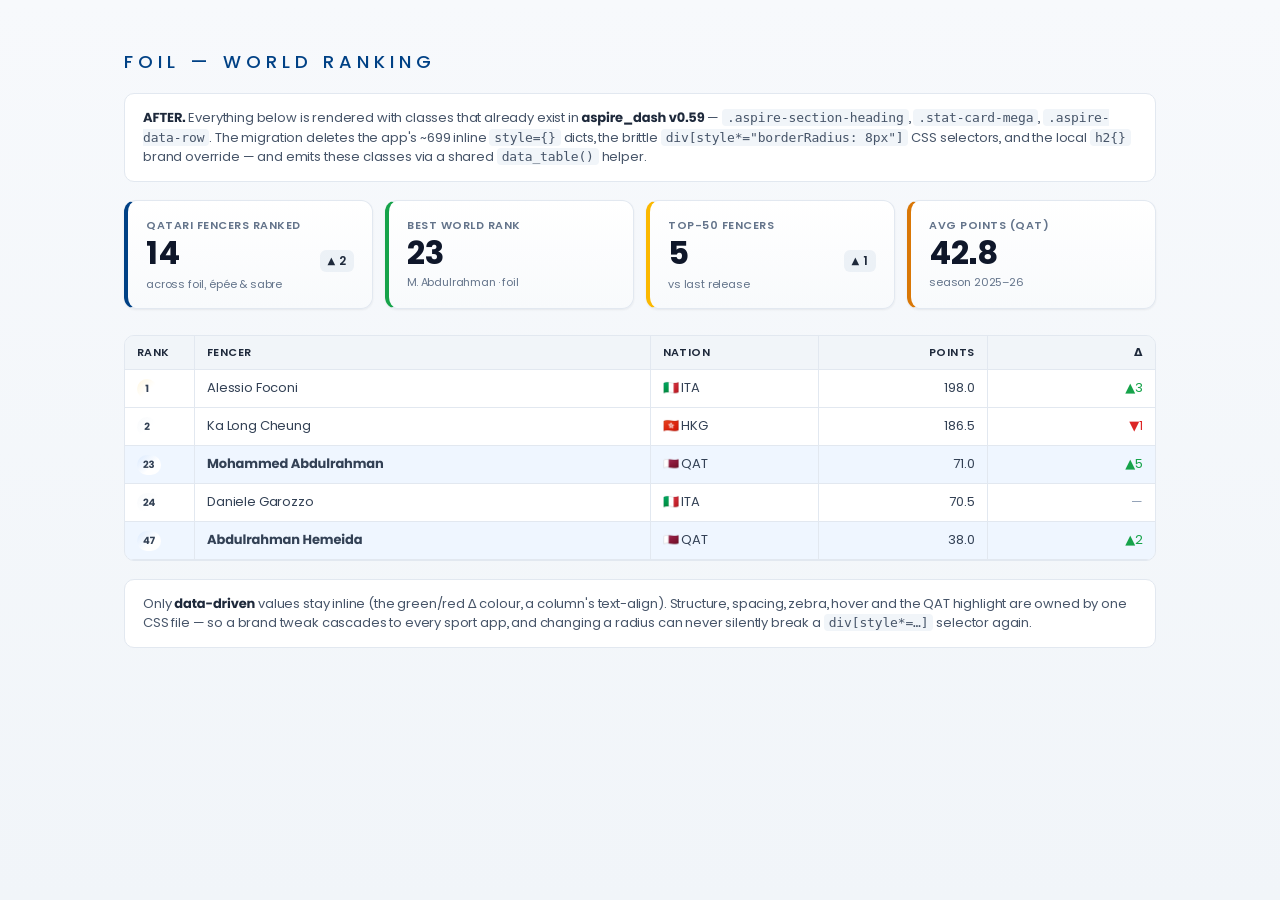
<file: tools/forge/fencing_migration.html>
<!DOCTYPE html>
<html lang="en">
<head>
<meta charset="utf-8">
<meta name="viewport" content="width=device-width, initial-scale=1">
<title>Forge — Fencing Reports migration target</title>
<!-- Link the REAL aspire_dash base CSS so this preview is production-faithful,
     not a Tailwind approximation. Every class below already ships in v0.59. -->
<link rel="stylesheet" href="../../aspire_dash/assets/00_aspire_base.css">
<style>
  /* preview chrome only — NOT part of the migration */
  body { padding: 24px; max-width: 1080px; margin: 0 auto; }
  .preview-note { background:#fff; border:1px solid var(--slate-200); border-radius:10px;
                  padding:14px 18px; margin:18px 0; font-size:13px; color:var(--slate-600); }
  .preview-note b { color: var(--slate-800); }
  .preview-note code { background:var(--slate-100); padding:1px 5px; border-radius:4px; }
  .kpi-row { display:grid; grid-template-columns:repeat(4,1fr); gap:12px; margin:14px 0 26px; }
  .tbl { border:1px solid var(--slate-200); border-radius:10px; overflow:hidden; }
  @media (max-width:640px){ .kpi-row{ grid-template-columns:repeat(2,1fr);} }
</style>
</head>
<body>

  <!-- ── Brand heading (replaces the app's h2{} override: Inter/slate → Poppins/navy/uppercase) ── -->
  <div class="aspire-section-heading">Foil — World Ranking</div>

  <div class="preview-note">
    <b>AFTER.</b> Everything below is rendered with classes that already exist in
    <b>aspire_dash v0.59</b> — <code>.aspire-section-heading</code>, <code>.stat-card-mega</code>,
    <code>.aspire-data-row</code>. The migration deletes the app's ~699 inline <code>style={}</code>
    dicts, the brittle <code>div[style*="borderRadius: 8px"]</code> CSS selectors, and the local
    <code>h2{}</code> brand override — and emits these classes via a shared <code>data_table()</code> helper.
  </div>

  <!-- ── KPI row (replaces hand-rolled stat divs with inline borderRadius/padding) ── -->
  <div class="kpi-row">
    <div class="stat-card-mega scm-accent-aspire">
      <div class="scm-label">Qatari fencers ranked</div>
      <div class="scm-value-row"><span class="scm-value">14</span>
        <span class="scm-trend"><span class="scm-arrow">▲</span>2</span></div>
      <div class="scm-sub">across foil, épée &amp; sabre</div>
    </div>
    <div class="stat-card-mega scm-accent-success">
      <div class="scm-label">Best world rank</div>
      <div class="scm-value-row"><span class="scm-value">23</span></div>
      <div class="scm-sub">M. Abdulrahman · foil</div>
    </div>
    <div class="stat-card-mega scm-accent-gold">
      <div class="scm-label">Top-50 fencers</div>
      <div class="scm-value-row"><span class="scm-value">5</span>
        <span class="scm-trend"><span class="scm-arrow">▲</span>1</span></div>
      <div class="scm-sub">vs last release</div>
    </div>
    <div class="stat-card-mega scm-accent-warning">
      <div class="scm-label">Avg points (QAT)</div>
      <div class="scm-value-row"><span class="scm-value">42.8</span></div>
      <div class="scm-sub">season 2025–26</div>
    </div>
  </div>

  <!-- ── Data table: header + zebra + hover + highlighted QAT rows, all via .aspire-data-row ── -->
  <div class="tbl">
    <div class="aspire-data-row is-header">
      <div class="aspire-data-row__cell" style="max-width:70px">Rank</div>
      <div class="aspire-data-row__cell" style="flex:3">Fencer</div>
      <div class="aspire-data-row__cell">Nation</div>
      <div class="aspire-data-row__cell" style="text-align:right">Points</div>
      <div class="aspire-data-row__cell" style="text-align:right">Δ</div>
    </div>

    <div class="aspire-data-row">
      <div class="aspire-data-row__cell" style="max-width:70px"><span class="zone-badge zone-gold">1</span></div>
      <div class="aspire-data-row__cell" style="flex:3">Alessio Foconi</div>
      <div class="aspire-data-row__cell">🇮🇹 ITA</div>
      <div class="aspire-data-row__cell" style="text-align:right">198.0</div>
      <div class="aspire-data-row__cell" style="text-align:right; color:#16a34a">▲3</div>
    </div>

    <div class="aspire-data-row">
      <div class="aspire-data-row__cell" style="max-width:70px"><span class="zone-badge zone-neutral">2</span></div>
      <div class="aspire-data-row__cell" style="flex:3">Ka Long Cheung</div>
      <div class="aspire-data-row__cell">🇭🇰 HKG</div>
      <div class="aspire-data-row__cell" style="text-align:right">186.5</div>
      <div class="aspire-data-row__cell" style="text-align:right; color:#dc2626">▼1</div>
    </div>

    <div class="aspire-data-row is-highlight">
      <div class="aspire-data-row__cell" style="max-width:70px"><span class="zone-badge zone-aspire">23</span></div>
      <div class="aspire-data-row__cell" style="flex:3"><b>Mohammed Abdulrahman</b></div>
      <div class="aspire-data-row__cell">🇶🇦 QAT</div>
      <div class="aspire-data-row__cell" style="text-align:right">71.0</div>
      <div class="aspire-data-row__cell" style="text-align:right; color:#16a34a">▲5</div>
    </div>

    <div class="aspire-data-row">
      <div class="aspire-data-row__cell" style="max-width:70px"><span class="zone-badge zone-neutral">24</span></div>
      <div class="aspire-data-row__cell" style="flex:3">Daniele Garozzo</div>
      <div class="aspire-data-row__cell">🇮🇹 ITA</div>
      <div class="aspire-data-row__cell" style="text-align:right">70.5</div>
      <div class="aspire-data-row__cell" style="text-align:right; color:var(--slate-400)">—</div>
    </div>

    <div class="aspire-data-row is-highlight">
      <div class="aspire-data-row__cell" style="max-width:70px"><span class="zone-badge zone-aspire">47</span></div>
      <div class="aspire-data-row__cell" style="flex:3"><b>Abdulrahman Hemeida</b></div>
      <div class="aspire-data-row__cell">🇶🇦 QAT</div>
      <div class="aspire-data-row__cell" style="text-align:right">38.0</div>
      <div class="aspire-data-row__cell" style="text-align:right; color:#16a34a">▲2</div>
    </div>
  </div>

  <div class="preview-note">
    Only <b>data-driven</b> values stay inline (the green/red Δ colour, a column's text-align). Structure,
    spacing, zebra, hover and the QAT highlight are owned by one CSS file — so a brand tweak cascades to
    every sport app, and changing a radius can never silently break a <code>div[style*=…]</code> selector again.
  </div>

</body>
</html>
</file>
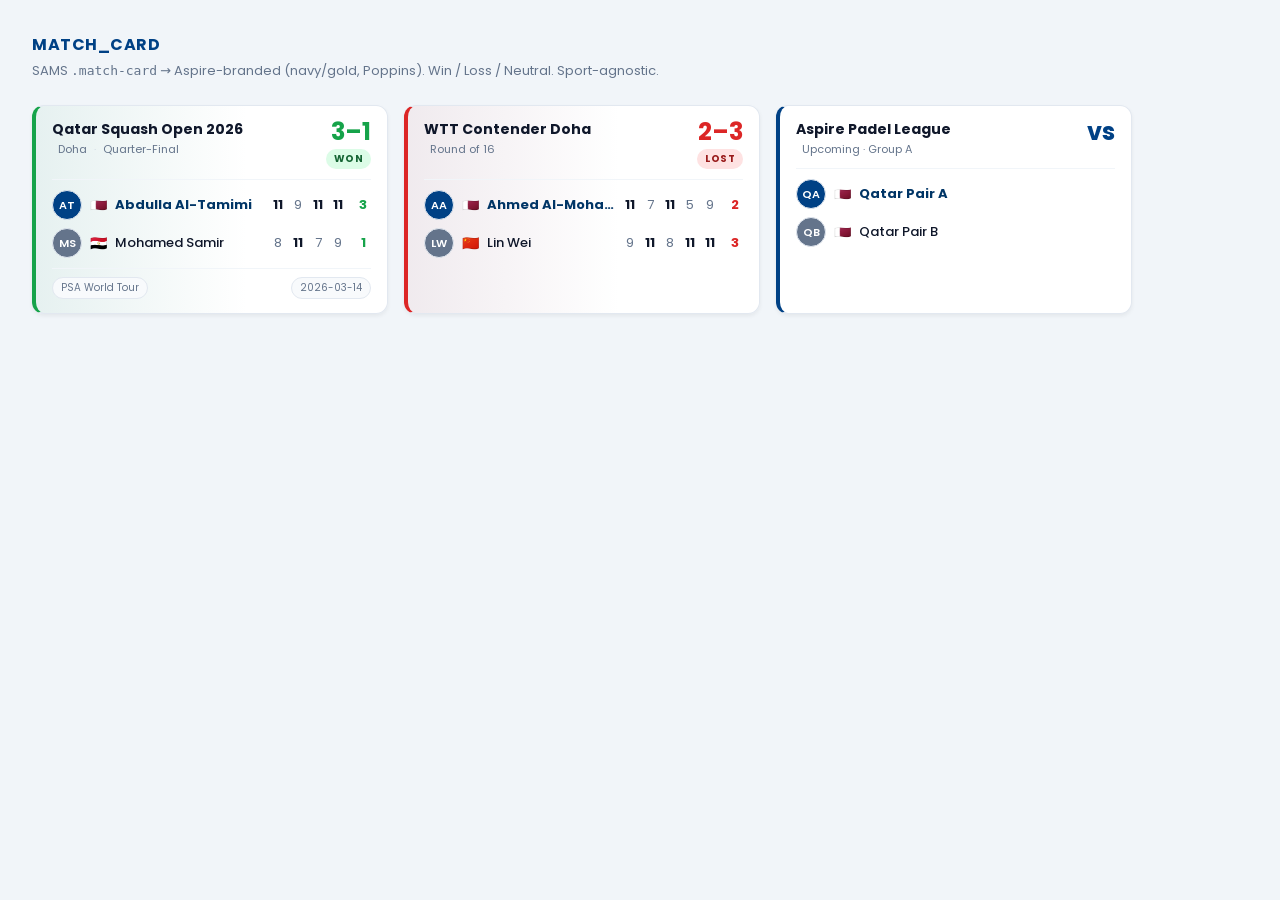
<file: tools/forge/match_card.html>
<!doctype html>
<html lang="en">
<head>
<meta charset="utf-8"><meta name="viewport" content="width=device-width, initial-scale=1">
<title>Forge — match_card (ported from SAMS .match-card, re-branded Aspire)</title>
<link rel="preconnect" href="https://fonts.googleapis.com">
<link href="https://fonts.googleapis.com/css2?family=Poppins:wght@400;500;600;700&display=swap" rel="stylesheet">
<style>
  :root{
    --aspire-600:#004185; --aspire-700:#003566; --aspire-900:#001d3d;
    --gold:#fbb800; --emerald:#16a34a; --red:#dc2626;
    --slate-50:#f8fafc; --slate-100:#f1f5f9; --slate-200:#e2e8f0; --slate-300:#cbd5e1;
    --slate-400:#94a3b8; --slate-500:#64748b; --slate-700:#334155; --slate-900:#0f172a;
  }
  body{font-family:Poppins,system-ui,sans-serif;background:var(--slate-100);margin:0;padding:32px;color:var(--slate-900)}
  h1{font-size:16px;text-transform:uppercase;letter-spacing:.5px;color:var(--aspire-600);margin:0 0 4px}
  .sub{color:var(--slate-500);font-size:13px;margin-bottom:24px}
  .grid{display:grid;grid-template-columns:repeat(auto-fill,minmax(320px,1fr));gap:16px;max-width:1100px}

  /* ── match-card (Aspire re-brand of SAMS .match-card) ─────────────── */
  .match-card{background:#fff;border:1px solid var(--slate-200);border-radius:12px;
    padding:14px 16px;box-shadow:0 2px 4px rgba(0,0,0,.06);position:relative;
    border-left:4px solid var(--slate-300);transition:box-shadow .15s,transform .15s}
  .match-card:hover{box-shadow:0 6px 16px rgba(0,0,0,.10);transform:translateY(-1px)}
  .match-card.is-win{border-left-color:var(--emerald);background:linear-gradient(90deg,rgba(22,163,74,.05),#fff 60%)}
  .match-card.is-loss{border-left-color:var(--red);background:linear-gradient(90deg,rgba(220,38,38,.05),#fff 60%)}
  .match-card.is-neutral{border-left-color:var(--aspire-600)}

  .match-card__header{display:flex;justify-content:space-between;align-items:flex-start;gap:8px}
  .match-card__title{font-size:14px;font-weight:700;color:var(--slate-900);line-height:1.3}
  .match-card__meta{display:flex;align-items:center;flex-wrap:wrap;gap:2px;font-size:11px;color:var(--slate-500);margin-top:3px}
  .match-card__meta i{font-size:10px;color:var(--slate-400);margin-right:4px}
  .match-card__meta-sep{color:var(--slate-300);margin:0 5px}
  .match-card__score{font-size:24px;font-weight:700;line-height:1;color:var(--aspire-600);font-variant-numeric:tabular-nums;white-space:nowrap}
  .match-card.is-win .match-card__score{color:var(--emerald)}
  .match-card.is-loss .match-card__score{color:var(--red)}

  .match-card__outcome{display:inline-block;font-size:10px;font-weight:700;text-transform:uppercase;
    letter-spacing:.5px;padding:2px 8px;border-radius:999px;margin-top:4px}
  .match-card__outcome.win{background:#dcfce7;color:#166534}
  .match-card__outcome.loss{background:#fee2e2;color:#991b1b}
  .match-card__outcome.draw{background:var(--slate-100);color:var(--slate-700)}

  .match-card__divider{border:0;border-top:1px solid var(--slate-100);margin:10px 0}
  .match-card__players{display:flex;flex-direction:column;gap:8px}
  .match-card__player{display:flex;justify-content:space-between;align-items:center;gap:8px}
  .match-card__player.is-focus .match-card__name{font-weight:700;color:var(--aspire-700)}
  .match-card__player-info{display:flex;align-items:center;gap:8px;min-width:0}
  .match-card__avatar{width:28px;height:28px;border-radius:50%;object-fit:cover;border:1px solid var(--slate-200);flex-shrink:0}
  .match-card__avatar--initials{display:flex;align-items:center;justify-content:center;
    background:var(--aspire-600);color:#fff;font-size:11px;font-weight:600}
  .match-card__flag{font-size:14px;line-height:1;flex-shrink:0}
  .match-card__name{font-size:13px;font-weight:500;color:var(--slate-900);white-space:nowrap;overflow:hidden;text-overflow:ellipsis}
  .match-card__sets{display:flex;align-items:center;gap:6px;font-size:13px;font-variant-numeric:tabular-nums;flex-shrink:0}
  .match-card__set{color:var(--slate-500);min-width:14px;text-align:center}
  .match-card__set.is-won{color:var(--slate-900);font-weight:700}
  .match-card__total{font-weight:700;color:var(--aspire-600);margin-left:4px;min-width:16px;text-align:center}
  .match-card.is-win .match-card__total{color:var(--emerald)}
  .match-card.is-loss .match-card__total{color:var(--red)}

  .match-card__footer{display:flex;justify-content:space-between;align-items:center;margin-top:10px;
    padding-top:8px;border-top:1px solid var(--slate-100)}
  .match-card__tag{font-size:10px;color:var(--slate-500);background:var(--slate-50);
    border:1px solid var(--slate-200);border-radius:999px;padding:2px 8px}
</style>
</head>
<body>
  <h1>match_card</h1>
  <div class="sub">SAMS <code>.match-card</code> → Aspire-branded (navy/gold, Poppins). Win / Loss / Neutral. Sport-agnostic.</div>
  <div class="grid">

    <!-- WIN -->
    <div class="match-card is-win">
      <div class="match-card__header">
        <div>
          <div class="match-card__title">Qatar Squash Open 2026</div>
          <div class="match-card__meta"><i class="fa-solid fa-location-dot"></i>Doha<span class="match-card__meta-sep">·</span>Quarter-Final</div>
        </div>
        <div style="text-align:right"><div class="match-card__score">3–1</div><span class="match-card__outcome win">Won</span></div>
      </div>
      <hr class="match-card__divider">
      <div class="match-card__players">
        <div class="match-card__player is-focus">
          <div class="match-card__player-info"><span class="match-card__avatar match-card__avatar--initials">AT</span><span class="match-card__flag">🇶🇦</span><span class="match-card__name">Abdulla Al-Tamimi</span></div>
          <div class="match-card__sets"><span class="match-card__set is-won">11</span><span class="match-card__set">9</span><span class="match-card__set is-won">11</span><span class="match-card__set is-won">11</span><span class="match-card__total">3</span></div>
        </div>
        <div class="match-card__player">
          <div class="match-card__player-info"><span class="match-card__avatar match-card__avatar--initials" style="background:#64748b">MS</span><span class="match-card__flag">🇪🇬</span><span class="match-card__name">Mohamed Samir</span></div>
          <div class="match-card__sets"><span class="match-card__set">8</span><span class="match-card__set is-won">11</span><span class="match-card__set">7</span><span class="match-card__set">9</span><span class="match-card__total">1</span></div>
        </div>
      </div>
      <div class="match-card__footer"><span class="match-card__tag">PSA World Tour</span><span class="match-card__tag">2026-03-14</span></div>
    </div>

    <!-- LOSS -->
    <div class="match-card is-loss">
      <div class="match-card__header">
        <div>
          <div class="match-card__title">WTT Contender Doha</div>
          <div class="match-card__meta"><i class="fa-solid fa-table-tennis-paddle-ball"></i>Round of 16</div>
        </div>
        <div style="text-align:right"><div class="match-card__score">2–3</div><span class="match-card__outcome loss">Lost</span></div>
      </div>
      <hr class="match-card__divider">
      <div class="match-card__players">
        <div class="match-card__player is-focus">
          <div class="match-card__player-info"><span class="match-card__avatar match-card__avatar--initials">AA</span><span class="match-card__flag">🇶🇦</span><span class="match-card__name">Ahmed Al-Mohannadi</span></div>
          <div class="match-card__sets"><span class="match-card__set is-won">11</span><span class="match-card__set">7</span><span class="match-card__set is-won">11</span><span class="match-card__set">5</span><span class="match-card__set">9</span><span class="match-card__total">2</span></div>
        </div>
        <div class="match-card__player">
          <div class="match-card__player-info"><span class="match-card__avatar match-card__avatar--initials" style="background:#64748b">LW</span><span class="match-card__flag">🇨🇳</span><span class="match-card__name">Lin Wei</span></div>
          <div class="match-card__sets"><span class="match-card__set">9</span><span class="match-card__set is-won">11</span><span class="match-card__set">8</span><span class="match-card__set is-won">11</span><span class="match-card__set is-won">11</span><span class="match-card__total">3</span></div>
        </div>
      </div>
    </div>

    <!-- NEUTRAL / upcoming -->
    <div class="match-card is-neutral">
      <div class="match-card__header">
        <div>
          <div class="match-card__title">Aspire Padel League</div>
          <div class="match-card__meta"><i class="fa-solid fa-calendar"></i>Upcoming · Group A</div>
        </div>
        <div class="match-card__score">vs</div>
      </div>
      <hr class="match-card__divider">
      <div class="match-card__players">
        <div class="match-card__player is-focus"><div class="match-card__player-info"><span class="match-card__avatar match-card__avatar--initials">QA</span><span class="match-card__flag">🇶🇦</span><span class="match-card__name">Qatar Pair A</span></div></div>
        <div class="match-card__player"><div class="match-card__player-info"><span class="match-card__avatar match-card__avatar--initials" style="background:#64748b">QB</span><span class="match-card__flag">🇶🇦</span><span class="match-card__name">Qatar Pair B</span></div></div>
      </div>
    </div>

  </div>
</body>
</html>
</file>
<file: aspire_dash/assets/00_aspire_base.css>
/* ═══════════════════════════════════════════════════════════════════════════
   ASPIRE ACADEMY — Base Stylesheet
   Merged from WHOOP (font rendering, Plotly), Budget (CSS vars, DataTable),
   VALD (animations), and Next.js apps (print, progress bar shine).
   Loaded as 00_ to ensure it runs before any app-specific CSS.
   ═══════════════════════════════════════════════════════════════════════════ */

/* ── Fonts ──
   Poppins is the official Aspire brand font (per https://www.aspire.qa).
   Inter is kept for data-dense surfaces where its tabular-nums and
   variable-axis features shine — opt-in via .font-data class or the
   `data` brand.yml token. */
@import url('https://fonts.googleapis.com/css2?family=Poppins:wght@300;400;500;600;700;800&family=Inter:opsz,wght@14..32,100..900&family=Source+Serif+Pro:wght@400;600;700&display=swap');

/* ── CSS Custom Properties (Tailwind Slate + semantic colours) ── */
:root {
    --slate-50: #f8fafc;
    --slate-100: #f1f5f9;
    --slate-200: #e2e8f0;
    --slate-300: #cbd5e1;
    --slate-400: #94a3b8;
    --slate-500: #64748b;
    --slate-600: #475569;
    --slate-700: #334155;
    --slate-800: #1e293b;
    --slate-900: #0f172a;

    --emerald-50: #ecfdf5;
    --emerald-100: #d1fae5;
    --emerald-200: #a7f3d0;
    --emerald-300: #6ee7b7;
    --emerald-500: #10b981;
    --emerald-600: #059669;
    --emerald-700: #047857;

    --amber-50: #fffbeb;
    --amber-100: #fef3c7;
    --amber-200: #fde68a;
    --amber-300: #fcd34d;
    --amber-500: #f59e0b;
    --amber-600: #d97706;
    --amber-700: #b45309;

    --blue-50: #eff6ff;
    --blue-100: #dbeafe;
    --blue-200: #bfdbfe;
    --blue-400: #60a5fa;
    --blue-500: #3b82f6;
    --blue-600: #2563eb;
    --blue-700: #1d4ed8;

    --red-50: #fef2f2;
    --red-100: #fee2e2;
    --red-200: #fecaca;
    --red-300: #fca5a5;
    --red-500: #ef4444;
    --red-600: #dc2626;
    --red-700: #b91c1c;

    --green-50: #f0fdf4;
    --green-500: #22c55e;
    --green-600: #16a34a;

    --teal-500: #14b8a6;
    --teal-600: #0d9488;

    --violet-500: #8b5cf6;
    --cyan-500: #06b6d4;

    /* Aspire brand blue scale */
    --aspire-900: #001d3d;
    --aspire-800: #002855;
    --aspire-700: #003566;
    --aspire-600: #004185;
    --aspire-500: #0059b3;
    --aspire-400: #3b82f6;
    --aspire-300: #60a5fa;
    --aspire-200: #93c5fd;
    --aspire-100: #dbeafe;
    --aspire-50:  #eff6ff;
    --aspire-secondary: #1876ab;
    --gold: #fbb800;
    --gold-light: #fef3c7;

    /* Radius scale — collapsed to two values per the design audit
       (was fragmented across 4 sizes that no two components agreed on).
       8 px is the canonical card/input/code radius; full is for pills,
       badges, avatars. Legacy --radius-sm/lg are aliases to keep older
       components rendering. */
    --radius-sm: 8px;      /* legacy alias — same as md */
    --radius-md: 8px;      /* canonical */
    --radius-lg: 12px;     /* legacy alias — same as md visually preferred */
    --radius-full: 9999px;

    /* Elevation tiers — design-audit recommendation, three distinct
       levels of perceived depth. Use --elev-1 for resting cards,
       --elev-2 for hovered/popovers, --elev-3 for modals + drawers.
       Tints carry a slate hue (slate-900 at low opacity) so shadows
       feel cohesive with the slate page background instead of pure black. */
    --elev-1: 0 1px 2px rgba(15,23,42,0.04), 0 1px 3px rgba(15,23,42,0.03);
    --elev-2: 0 4px 12px rgba(15,23,42,0.08);
    --elev-3: 0 12px 32px rgba(15,23,42,0.12);

    /* Back-compat shadow aliases */
    --shadow-sm: var(--elev-1);
    --shadow-md: var(--elev-2);
    --shadow-lg: var(--elev-3);
}


/* ── Reset & Base ── */
* { box-sizing: border-box; margin: 0; padding: 0; }

body {
    /* Poppins is the official Aspire brand font (per aspire.qa). */
    font-family: 'Poppins', -apple-system, BlinkMacSystemFont, 'Segoe UI', system-ui, sans-serif;
    /* Warmer page background — was --slate-100 (#f1f5f9). #f7f9fc has
       a slightly warmer cast that makes white cards pop more without
       needing heavier shadows. Direct steal from Stripe/Linear pattern. */
    background-color: #f7f9fc;
    color: var(--slate-800);
    font-size: 14px;
    line-height: 1.5;
    letter-spacing: -0.011em;
    /* WHOOP-level font rendering */
    -webkit-font-smoothing: antialiased;
    -moz-osx-font-smoothing: grayscale;
    font-feature-settings: 'cv01', 'cv02', 'cv03', 'cv04', 'ss01';
    font-optical-sizing: auto;
    text-rendering: optimizeLegibility;
}

/* Kill Dash debug toolbar */
._dash-debug-menu,
._dash-debug-alert-container { display: none !important; }


/* ── App Container ── */
.app-container {
    display: flex;
    min-height: 100vh;
}


/* ═══════════════════════════════════════════════════════════════════════════
   TOP NAV — horizontal sticky bar (alternative to sidebar)
   ═══════════════════════════════════════════════════════════════════════════ */
.topnav-link {
    display: flex;
    align-items: center;
    padding: 6px 14px;
    border-radius: 6px;
    font-size: 13px;
    font-weight: 600;
    color: #475569;
    cursor: pointer;
    text-decoration: none;
    transition: background 150ms, color 150ms;
    white-space: nowrap;
}
.topnav-link:hover {
    background: #f1f5f9;
    color: #1e293b;
}
.topnav-link.active {
    background: var(--aspire-600);   /* was #004185 — now follows brand primary */
    color: white;
}


/* ═══════════════════════════════════════════════════════════════════════════
   SIDEBAR — 220px dark (aspire-900), collapsible
   ═══════════════════════════════════════════════════════════════════════════ */
.sidebar {
    width: 220px;
    background-color: var(--aspire-900);
    color: white;
    position: fixed;
    top: 0;
    left: 0;
    bottom: 0;
    overflow-y: auto;
    z-index: 100;
    display: flex;
    transition: transform 0.3s ease, width 0.3s ease;
    flex-direction: column;
    transition: transform 0.3s ease;
    /* WHOOP-level font crispness */
    -webkit-font-smoothing: antialiased;
    -moz-osx-font-smoothing: grayscale;
    text-rendering: optimizeLegibility;
    font-feature-settings: 'cv01', 'cv02', 'cv03', 'cv04', 'ss01';
}
.sidebar-collapsed {
    transform: translateX(-220px);
    width: 0;
    overflow: hidden;
}

.main-area {
    margin-left: 220px;
    flex: 1;
    min-width: 0; /* flex item must be allowed to shrink, else wide tables/charts overflow the page on narrow screens */
    min-height: 100vh;
    transition: margin-left 0.3s ease;
}
.main-area-expanded {
    margin-left: 0 !important;
}


/* ── Sidebar Logo ── */
.sidebar-logo {
    padding: 16px;
    border-bottom: 1px solid var(--aspire-700);
    display: flex;
    align-items: center;
    gap: 12px;
}
.sidebar-logo-title {
    font-size: 18px;
    font-weight: 700;
    color: white;
    line-height: 1.2;
}

/* ── Sidebar Navigation ── */
.sidebar-nav {
    flex: 1;
    overflow-y: auto;
    padding: 12px;
    /* Visible scrollbar so users realise the nav can scroll when there
       are more items than fit on screen (caught when the aspire_dash
       demo grew past ~12 nav items on a 900px-tall window). */
    scrollbar-width: thin;
    scrollbar-color: rgba(255,255,255,0.25) transparent;
}
.sidebar-nav::-webkit-scrollbar { width: 8px; }
.sidebar-nav::-webkit-scrollbar-track { background: transparent; }
.sidebar-nav::-webkit-scrollbar-thumb {
    background: rgba(255,255,255,0.2);
    border-radius: 4px;
}
.sidebar-nav::-webkit-scrollbar-thumb:hover {
    background: rgba(255,255,255,0.35);
}
.sidebar-section-label {
    font-size: 10px;
    font-weight: 600;
    color: rgba(255,255,255,0.45);
    text-transform: uppercase;
    letter-spacing: 0.05em;
    padding: 0 10px;
    margin-bottom: 4px;
    margin-top: 6px;
}
.sidebar-divider {
    border-top: 1px solid var(--aspire-700);
    margin: 6px 0;
}

/* ── Sidebar Links ── */
.sidebar-link {
    color: rgba(255,255,255,0.7) !important;
    font-size: 12.5px;
    font-weight: 500;
    border-radius: var(--radius-sm) !important;
    padding: 6px 10px !important;
    margin-bottom: 1px;
    transition: background-color 150ms ease, color 150ms ease;
    text-decoration: none !important;
    display: flex !important;
    align-items: center;
}
.sidebar-link:hover {
    color: white !important;
    background-color: rgba(255,255,255,0.08) !important;
}
.sidebar-link.active {
    color: white !important;
    background-color: var(--aspire-600) !important;
    font-weight: 600;
}
.sidebar-link i {
    width: 16px;
    text-align: center;
    font-size: 13px;
    opacity: 0.8;
}
/* Crisp text in sidebar */
.sidebar-logo-title,
.sidebar-link,
.sidebar-section-label {
    text-rendering: geometricPrecision;
    -webkit-font-smoothing: antialiased;
    letter-spacing: -0.01em;
}


/* ═══════════════════════════════════════════════════════════════════════════
   HEADER — sticky, backdrop blur
   ═══════════════════════════════════════════════════════════════════════════ */
.header {
    display: flex;
    align-items: center;
    justify-content: space-between;
    padding: 12px 16px;
    background: rgba(255,255,255,0.85);
    border-bottom: 1px solid var(--slate-200);
    position: sticky;
    top: 0;
    z-index: 50;
    backdrop-filter: blur(12px) saturate(1.2);
    -webkit-backdrop-filter: blur(12px) saturate(1.2);
}

.page-content {
    /* Compact default (2026-09-15): tight 8px top so a slim banner/heading sits
       close under the sticky header, and a wide 1840px cap so content reclaims
       the right-of-screen gutter on wide monitors instead of centring inside
       1360. Sides stay 16px so content never touches the sidebar and phones keep
       a >=16px gutter at every width (no separate phone override needed). Apps
       that want full-bleed still override .page-content in their own app CSS. */
    padding: 8px 16px 16px;
    max-width: 1840px;
    margin: 0 auto;
}


/* ═══════════════════════════════════════════════════════════════════════════
   CARDS — Audit-driven redesign (2026-05-22).
   All cards share the same elevation system + canonical 8 px radius +
   1 px slate-200 border. Hover lifts via translateY (premium analytics
   feel — same gesture used by Linear, Stripe, Whoop).
   ═══════════════════════════════════════════════════════════════════════════ */
.card,
.budget-card,
.athlete-card {
    background: white;
    border: 1px solid var(--slate-200);
    border-radius: 8px;
    padding: 16px 20px;
    box-shadow: var(--elev-1);
    transition: box-shadow 0.15s ease, transform 0.15s ease,
                border-color 0.15s ease;
}
/* Card hover is owned by ONE block (v0.24 polish, search
   "elev-hover-card") — earlier per-version hover rules were removed
   to stop last-rule-wins drift. */
/* Some cards live inside <a> (clickable). Keep the lift behaviour but
   don't double-apply. */
a > .card,
a > .budget-card,
a > .athlete-card {
    text-decoration: none;
    color: inherit;
}
.budget-card .card-label {
    font-size: 12px;
    font-weight: 500;
    text-transform: uppercase;
    letter-spacing: 0.3px;
    color: var(--slate-500);
    margin-bottom: 4px;
}
.budget-card .card-value {
    font-size: 22px;
    font-weight: 700;
    color: var(--slate-800);
    letter-spacing: -0.02em;
    font-variant-numeric: tabular-nums;
}
.budget-card .card-sub {
    font-size: 12px;
    color: var(--slate-400);
    margin-top: 2px;
}

/* Card colour variants */
.budget-card.paid     { background: var(--emerald-50); border-color: var(--emerald-200); }
.budget-card.paid .card-label { color: var(--emerald-600); }
.budget-card.paid .card-value { color: var(--emerald-700); }

.budget-card.encumbered     { background: var(--amber-50); border-color: var(--amber-200); }
.budget-card.encumbered .card-label { color: var(--amber-600); }
.budget-card.encumbered .card-value { color: var(--amber-700); }

.budget-card.planned     { background: var(--blue-50); border-color: var(--blue-200); }
.budget-card.planned .card-label { color: var(--blue-600); }
.budget-card.planned .card-value { color: var(--blue-700); }

/* Athlete cards — gradient left border (WHOOP style) */
.athlete-card {
    border-radius: var(--radius-lg);
    padding: 10px 12px;
    border-left: 4px solid;
    box-shadow: var(--shadow-sm);
    transition: box-shadow 200ms ease, transform 200ms ease;
    cursor: pointer;
}
.athlete-card:hover {
    box-shadow: var(--shadow-lg);
    transform: translateY(-2px);
}
.card-green  { border-left-color: #22c55e; background: linear-gradient(to right, #dcfce7, #ffffff); }
.card-yellow { border-left-color: #eab308; background: linear-gradient(to right, #fef9c3, #ffffff); }
.card-red    { border-left-color: #ef4444; background: linear-gradient(to right, #fee2e2, #fef2f2); }


/* ═══════════════════════════════════════════════════════════════════════════
   KPI TILES — Audit-driven redesign (2026-05-22).
   Premium feel: bigger value font, tabular-nums for alignment, accent
   stripe coloured by metric type. Use via:
       html.Div(..., className="kpi-tile accent-gold")
   Built-in helper kpi_tile() emits this class automatically.
   ═══════════════════════════════════════════════════════════════════════════ */
.kpi-tile {
    background: white;
    border: 1px solid var(--slate-200);
    border-left: 4px solid var(--aspire-600);
    border-radius: 8px;
    padding: 14px 18px;
    box-shadow: var(--elev-1);
    transition: box-shadow 0.15s ease, transform 0.15s ease;
}
.kpi-tile:hover {
    box-shadow: var(--elev-2);
    transform: translateY(-1px);
}
.kpi-tile .kpi-label {
    font-size: 11px;
    font-weight: 600;
    text-transform: uppercase;
    letter-spacing: 0.5px;
    color: var(--slate-500);
    margin-bottom: 4px;
}
.kpi-tile .kpi-value {
    font-size: 32px;
    font-weight: 700;
    line-height: 1.1;
    color: var(--slate-900);
    letter-spacing: -0.02em;
    font-variant-numeric: tabular-nums;
}
.kpi-tile .kpi-sub {
    font-size: 11px;
    color: var(--slate-500);
    margin-top: 4px;
}
.kpi-tile.accent-aspire    { border-left-color: var(--aspire-600); }
.kpi-tile.accent-secondary { border-left-color: var(--aspire-secondary); }
.kpi-tile.accent-gold      { border-left-color: var(--gold); }
.kpi-tile.accent-success   { border-left-color: var(--success, #16a34a); }
.kpi-tile.accent-warning   { border-left-color: var(--warning, #d97706); }
.kpi-tile.accent-danger    { border-left-color: var(--danger,  #dc2626); }


/* ═══════════════════════════════════════════════════════════════════════════
   ASPIRE H2 — premium section heading style sniffed from aspire.qa
   (letter-spacing 5px, weight 500, uppercase). Apply via
   className="aspire-section-heading" when you want the marketing-site feel.
   Default <h2> stays smaller + data-friendly.
   ═══════════════════════════════════════════════════════════════════════════ */
.aspire-section-heading {
    font-family: 'Poppins', sans-serif;
    font-size: 18px;
    font-weight: 500;
    letter-spacing: 5px;
    text-transform: uppercase;
    color: var(--aspire-600);
    margin: 24px 0 12px 0;
}


/* ═══════════════════════════════════════════════════════════════════════════
   TABLES — Audit-driven baseline styling so every <table> reads as
   "Aspire" even before you reach for AG Grid.
   ═══════════════════════════════════════════════════════════════════════════ */
table.aspire-table {
    width: 100%;
    border-collapse: collapse;
    background: white;
    border: 1px solid var(--slate-200);
    border-radius: 8px;
    overflow: hidden;
    box-shadow: var(--elev-1);
}
table.aspire-table thead th {
    background: var(--slate-50);
    border-bottom: 2px solid var(--aspire-600);
    text-align: left;
    padding: 10px 14px;
    font-size: 11px;
    font-weight: 600;
    color: var(--slate-600);
    text-transform: uppercase;
    letter-spacing: 0.5px;
}
table.aspire-table tbody td {
    padding: 10px 14px;
    font-size: 13px;
    color: var(--slate-700);
    border-bottom: 1px solid var(--slate-100);
}
table.aspire-table tbody tr:nth-child(even) {
    background: var(--slate-50);
}
table.aspire-table tbody tr:hover {
    background: var(--aspire-50);
}
table.aspire-table tbody tr:last-child td {
    border-bottom: none;
}

/* Card grid */
.card-grid {
    display: grid;
    grid-template-columns: repeat(auto-fill, minmax(220px, 1fr));
    gap: 12px;
}


/* ═══════════════════════════════════════════════════════════════════════════
   BADGES
   ═══════════════════════════════════════════════════════════════════════════ */
.badge {
    font-size: 12px;
    padding: 4px 8px;
    border-radius: var(--radius-full);
    font-weight: 500;
    white-space: nowrap;
}
.badge-gray  { background: #e5e7eb; color: #475569; }
.badge-blue  { background: #dbeafe; color: #1e40af; }
.badge-green { background: #dcfce7; color: #166534; }
.badge-red   { background: #fee2e2; color: #991b1b; }
.badge-amber { background: #fef3c7; color: #92400e; }

.status-badge {
    display: inline-flex;
    align-items: center;
    padding: 2px 10px;
    border-radius: var(--radius-full);
    font-size: 11px;
    font-weight: 500;
    border: 1px solid transparent;
}
.status-badge.draft  { background: var(--amber-50); color: var(--amber-600); border-color: var(--amber-200); }
.status-badge.active { background: var(--emerald-50); color: var(--emerald-600); border-color: var(--emerald-200); }
.status-badge.closed { background: var(--slate-50); color: var(--slate-500); border-color: var(--slate-200); }

/* Zone badges (WHOOP) */
.zone-badge {
    font-size: 10px;
    padding: 2px 6px;
    font-weight: 700;
    border-radius: var(--radius-full);
    min-width: 20px;
    height: 20px;
    display: inline-flex;
    align-items: center;
    justify-content: center;
    line-height: 1;
}


/* ═══════════════════════════════════════════════════════════════════════════
   CONTROLS & FILTERS
   ═══════════════════════════════════════════════════════════════════════════ */
.controls-bar {
    display: flex;
    align-items: center;
    gap: 12px;
    padding: 12px;
    background: white;
    border-radius: var(--radius-lg);
    margin-bottom: 12px;
    box-shadow: var(--shadow-sm);
    flex-wrap: wrap;
}
.control-label {
    font-size: 10px;
    font-weight: 600;
    color: var(--slate-500);
    text-transform: uppercase;
    letter-spacing: 0.05em;
    margin-bottom: 4px;
    display: block;
}

/* Toggle group (WHOOP range/mode selector) */
.toggle-group {
    display: flex;
    background-color: var(--slate-100);
    border-radius: var(--radius-md);
    padding: 2px;
}
.toggle-btn {
    padding: 4px 10px;
    border-radius: var(--radius-sm);
    font-size: 12px;
    font-weight: 600;
    color: var(--slate-500);
    background: transparent;
    border: none;
    cursor: pointer;
    transition: background-color 150ms ease, color 150ms ease;
    font-family: 'Inter', sans-serif;
}
.toggle-btn:hover { color: var(--slate-600); }
.toggle-btn.active {
    background-color: white;
    color: var(--aspire-600);
    box-shadow: var(--shadow-sm);
}

/* Filter pills */
.filter-pill {
    display: inline-flex;
    align-items: center;
    padding: 4px 10px;
    border-radius: var(--radius-full);
    font-size: 12px;
    cursor: pointer;
    transition: all 0.15s;
    border: none;
    background: var(--slate-100);
    color: var(--slate-600);
}
.filter-pill:hover { background: var(--slate-200); }
.filter-pill.active { background: var(--slate-800); color: white; }


/* ═══════════════════════════════════════════════════════════════════════════
   PROGRESS BARS (with Next.js shine overlay)
   ═══════════════════════════════════════════════════════════════════════════ */
.progress-bar-bg {
    width: 100%;
    height: 16px;
    background: var(--slate-200);
    border-radius: var(--radius-full);
    overflow: hidden;
    position: relative;
}
.progress-bar-bg::after {
    content: '';
    position: absolute;
    top: 0; left: 0; right: 0;
    height: 50%;
    background: linear-gradient(to bottom, rgba(255,255,255,0.25), transparent);
    pointer-events: none;
    z-index: 1;
}
.progress-bar-fill {
    height: 100%;
    border-radius: var(--radius-full);
    transition: width 0.4s ease;
    position: relative;
    overflow: hidden;
}
.progress-bar-fill::after {
    content: '';
    position: absolute;
    top: 0; left: 0; right: 0;
    height: 50%;
    background: linear-gradient(to bottom, rgba(255,255,255,0.25), transparent);
    pointer-events: none;
}

/* Mini progress bar (sport cards) */
.mini-progress {
    height: 6px;
    background: var(--slate-200);
    border-radius: 3px;
    overflow: hidden;
    position: relative;
}
.mini-progress::after {
    content: '';
    position: absolute;
    top: 0; left: 0; right: 0;
    height: 50%;
    background: linear-gradient(to bottom, rgba(255,255,255,0.3), transparent);
    pointer-events: none;
}
.mini-progress-fill {
    height: 100%;
    border-radius: 3px;
    transition: width 0.4s ease;
}


/* ═══════════════════════════════════════════════════════════════════════════
   SECTION TITLES
   ═══════════════════════════════════════════════════════════════════════════ */
.section-title {
    font-size: 18px;
    font-weight: 600;
    color: #374151;
    margin-bottom: 16px;
    letter-spacing: -0.01em;
    text-rendering: optimizeLegibility;
    display: flex;
    align-items: center;
    gap: 8px;
}
.chart-title {
    font-size: 14px;
    font-weight: 600;
    color: var(--slate-800);
    margin: 0 0 8px 0;
    text-rendering: optimizeLegibility;
}
.chart-card {
    background: white;
    border-radius: var(--radius-lg);
    padding: 12px;
    box-shadow: var(--shadow-sm);
}


/* ═══════════════════════════════════════════════════════════════════════════
   STATS
   ═══════════════════════════════════════════════════════════════════════════ */
.stats-grid {
    display: grid;
    grid-template-columns: repeat(4, 1fr);
    gap: 12px;
    margin-bottom: 16px;
}
.stat-card {
    background: var(--slate-50);
    border-radius: var(--radius-md);
    padding: 12px;
    text-align: center;
}
.stat-value {
    font-weight: 700;
    font-variant-numeric: tabular-nums;
    text-rendering: optimizeLegibility;
}
.stat-label {
    color: var(--slate-400);
    font-weight: 400;
}

/* Tabular numbers everywhere */
.stats-grid, .stat-card, .zone-badge, .stat-value, .badge {
    font-variant-numeric: tabular-nums;
}


/* ═══════════════════════════════════════════════════════════════════════════
   EMPTY STATE
   ═══════════════════════════════════════════════════════════════════════════ */
.empty-state {
    display: flex;
    flex-direction: column;
    align-items: center;
    justify-content: center;
    padding: 60px 24px;
    color: #9ca3af;
    text-align: center;
}
.empty-state-icon { font-size: 48px; margin-bottom: 12px; opacity: 0.5; }
.empty-state-text { font-size: 15px; font-weight: 500; }
.empty-state-hint { font-size: 13px; color: #d1d5db; margin-top: 4px; }


/* ═══════════════════════════════════════════════════════════════════════════
   DROPDOWN OVERRIDES (Dash React-Select)
   ═══════════════════════════════════════════════════════════════════════════ */
.Select-control {
    border-radius: var(--radius-md) !important;
    border-color: var(--slate-300) !important;
    font-size: 14px !important;
    font-family: 'Inter', sans-serif !important;
    min-height: 34px !important;
}
.Select-menu-outer {
    border-radius: var(--radius-md) !important;
    border-color: var(--slate-300) !important;
    box-shadow: var(--shadow-md) !important;
    font-family: 'Inter', sans-serif !important;
}
.Select-value-label {
    font-family: 'Inter', sans-serif !important;
    color: var(--slate-600) !important;
}
.dash-dropdown .Select-control {
    border-color: var(--slate-300) !important;
    border-radius: var(--radius-md) !important;
}
.dash-dropdown .Select-control:hover {
    border-color: var(--slate-400) !important;
}
.dash-dropdown .Select-menu-outer {
    border-radius: var(--radius-md) !important;
    box-shadow: 0 4px 12px rgba(0,0,0,0.1) !important;
    border: 1px solid var(--slate-200) !important;
    margin-top: 2px !important;
}
.dash-dropdown .Select-option.is-focused {
    background-color: var(--slate-50) !important;
}
.dash-dropdown .Select-option.is-selected {
    background-color: var(--blue-50) !important;
    color: var(--blue-700) !important;
}


/* ═══════════════════════════════════════════════════════════════════════════
   BOOTSTRAP BUTTON OVERRIDES
   ═══════════════════════════════════════════════════════════════════════════ */
.btn-primary {
    background-color: var(--aspire-600) !important;
    border-color: var(--aspire-600) !important;
    font-family: 'Inter', sans-serif !important;
    font-weight: 500 !important;
    font-size: 14px !important;
    border-radius: var(--radius-md) !important;
    transition: background-color 150ms ease;
}
.btn-primary:hover {
    background-color: var(--aspire-700) !important;
    border-color: var(--aspire-700) !important;
}
.btn-secondary, .btn-danger, .btn-warning, .btn-info, .btn-success {
    font-family: 'Inter', sans-serif !important;
    font-weight: 500 !important;
    font-size: 14px !important;
    border-radius: var(--radius-md) !important;
}
.btn-light {
    border-radius: var(--radius-sm) !important;
    font-weight: 500 !important;
    font-size: 13px !important;
    transition: all 0.15s !important;
}
.btn-light:hover {
    background-color: var(--slate-50) !important;
    border-color: var(--slate-300) !important;
    box-shadow: var(--shadow-sm) !important;
}
.btn:disabled {
    cursor: not-allowed !important;
    opacity: 0.5 !important;
}
.btn-sm {
    padding: 4px 12px !important;
}

/* Bootstrap badge overrides */
.badge.bg-success  { background-color: #22c55e !important; }
.badge.bg-warning  { background-color: #eab308 !important; color: var(--slate-800) !important; }
.badge.bg-danger   { background-color: #ef4444 !important; }
.badge.bg-secondary { background-color: #475569 !important; }


/* ═══════════════════════════════════════════════════════════════════════════
   FORM INPUTS — focus ring
   ═══════════════════════════════════════════════════════════════════════════ */
.form-control:focus, .form-select:focus {
    border-color: var(--blue-500) !important;
    box-shadow: 0 0 0 3px rgba(59, 130, 246, 0.15) !important;
    outline: none !important;
}


/* ═══════════════════════════════════════════════════════════════════════════
   MODAL
   ═══════════════════════════════════════════════════════════════════════════ */
.modal-content {
    border: none;
    box-shadow: 0 20px 60px rgba(0, 0, 0, 0.15);
    border-radius: var(--radius-lg);
}
.modal-header {
    border-bottom: 1px solid var(--slate-200);
    padding: 16px 20px;
}
.modal-footer {
    border-top: 1px solid var(--slate-200);
    padding: 12px 20px;
}
.modal-body {
    padding: 20px;
}
.modal-backdrop.show {
    opacity: 0.5;
    backdrop-filter: blur(4px);
    -webkit-backdrop-filter: blur(4px);
}


/* ═══════════════════════════════════════════════════════════════════════════
   TOAST
   ═══════════════════════════════════════════════════════════════════════════ */
.toast {
    border-radius: var(--radius-md) !important;
    box-shadow: 0 8px 24px rgba(0, 0, 0, 0.12) !important;
}


/* ═══════════════════════════════════════════════════════════════════════════
   DROPDOWN MENU (Bootstrap)
   ═══════════════════════════════════════════════════════════════════════════ */
.dropdown-menu {
    border-radius: var(--radius-md) !important;
    box-shadow: 0 4px 12px rgba(0,0,0,0.1) !important;
    border: 1px solid var(--slate-200) !important;
}
.dropdown-item:hover {
    background-color: var(--slate-50) !important;
}


/* ═══════════════════════════════════════════════════════════════════════════
   DATATABLE OVERRIDES (AG Grid parity)
   ═══════════════════════════════════════════════════════════════════════════ */
.dash-table-container {
    border: 1px solid var(--slate-200) !important;
    border-radius: var(--radius-md) !important;
    overflow: hidden;
}

/* Row hover */
.dash-spreadsheet-container .dash-spreadsheet-inner tr:hover td {
    background-color: rgba(59, 130, 246, 0.04) !important;
    cursor: pointer;
    transition: background-color 0.1s ease;
}

/* Cell hover */
.dash-spreadsheet-container .dash-spreadsheet-inner td.dash-cell:hover {
    background-color: rgba(59, 130, 246, 0.08) !important;
}

/* Active cell — blue ring */
.dash-spreadsheet-container .dash-spreadsheet-inner td.dash-cell.cell--active {
    box-shadow: inset 0 0 0 2px var(--blue-500) !important;
    outline: none !important;
    z-index: 1;
}

/* Editable cell */
.dash-spreadsheet-container .dash-spreadsheet-inner td.dash-cell.cell--editable {
    cursor: cell;
    position: relative;
    border-bottom: 1.5px solid rgba(59, 130, 246, 0.15) !important;
}

/* Editing cell — full blue ring */
.dash-spreadsheet-container .dash-spreadsheet-inner td.dash-cell.focused {
    box-shadow: inset 0 0 0 2px #3b82f6 !important;
    outline: none !important;
    background-color: white !important;
    z-index: 2;
}
.dash-spreadsheet-container .dash-spreadsheet-inner td.dash-cell.focused input {
    font-size: 13px !important;
    font-family: inherit !important;
    padding: 0 !important;
    border: none !important;
    outline: none !important;
    background: transparent !important;
}

/* Fixed/pinned columns */
.dash-spreadsheet-container .dash-spreadsheet-inner td.frozen-left,
.dash-spreadsheet-container .dash-spreadsheet-inner th.frozen-left {
    background-color: white !important;
    z-index: 2;
}

/* Column header */
.dash-spreadsheet-container .dash-spreadsheet-inner th {
    position: sticky !important;
    top: 0 !important;
    z-index: 3 !important;
    user-select: none;
    transition: background-color 0.15s;
    border-bottom: 2px solid var(--slate-200) !important;
    border-right: 1px solid #eef2f7 !important;
}
.dash-spreadsheet-container .dash-spreadsheet-inner th:hover {
    /* header bg is Aspire blue with white text — darken slightly on hover so the
       text stays visible (was #eef2f7, which hid white-on-light header labels). */
    background-color: #003566 !important;
}

/* Sort indicator */
.dash-spreadsheet-container .dash-spreadsheet-inner th .column-header--sort {
    color: var(--blue-600) !important;
}

/* Filter row */
.dash-spreadsheet-container .dash-filter {
    background-color: var(--slate-50) !important;
    border-bottom: 1px solid var(--slate-200) !important;
}
.dash-spreadsheet-container .dash-filter input {
    font-size: 11px !important;
    border: 1px solid #e2e8f0 !important;
    border-radius: 4px !important;
    padding: 3px 6px !important;
    transition: border-color 0.15s, box-shadow 0.15s;
    width: 100% !important;
    box-sizing: border-box !important;
}
.dash-spreadsheet-container .dash-filter input:focus {
    border-color: var(--blue-400) !important;
    box-shadow: 0 0 0 2px rgba(59, 130, 246, 0.15) !important;
    outline: none !important;
}

/* Row separators */
.dash-spreadsheet-container .dash-spreadsheet-inner td {
    border-bottom: 1px solid var(--slate-100) !important;
    border-right: none !important;
    border-left: none !important;
    border-top: none !important;
}

/* Selected row */
.dash-spreadsheet-container .dash-spreadsheet-inner tr.row-selected td {
    background-color: rgba(59, 130, 246, 0.1) !important;
    border-color: rgba(59, 130, 246, 0.2) !important;
}

/* Checkbox column */
.dash-spreadsheet-container .dash-spreadsheet-inner td.dash-select-cell,
.dash-spreadsheet-container .dash-spreadsheet-inner th.dash-select-cell {
    width: 44px !important;
    min-width: 44px !important;
    max-width: 44px !important;
    text-align: center !important;
    padding: 0 !important;
}
.dash-spreadsheet-container .dash-spreadsheet-inner td.dash-select-cell input[type="checkbox"],
.dash-spreadsheet-container .dash-spreadsheet-inner th.dash-select-cell input[type="checkbox"] {
    width: 16px;
    height: 16px;
    cursor: pointer;
    accent-color: var(--blue-600);
}

/* DataTable tooltip */
.dash-tooltip {
    background: white !important;
    color: var(--slate-800) !important;
    border: 1px solid var(--slate-200) !important;
    border-radius: var(--radius-md) !important;
    padding: 10px 14px !important;
    font-size: 13px !important;
    max-width: 350px !important;
    box-shadow: 0 4px 16px rgba(0,0,0,0.12) !important;
    line-height: 1.5 !important;
    animation: tooltipFade 0.15s ease-in;
}

/* Plotly hover tooltips are styled by the central "aspire" template
   (charts.py hoverlabel) — the old CSS !important override here killed
   the branded dark tooltip on every chart. Single owner: charts.py. */

/* Bootstrap tooltip overrides */
.tooltip-inner {
    background-color: white !important;
    color: var(--slate-800) !important;
    border: 1px solid var(--slate-200) !important;
    border-radius: var(--radius-md) !important;
    padding: 8px 12px !important;
    font-size: 13px !important;
    box-shadow: 0 4px 12px rgba(0,0,0,0.1) !important;
    max-width: 280px !important;
}
.tooltip .tooltip-arrow::before {
    border-top-color: white !important;
}
.bs-tooltip-bottom .tooltip-arrow::before {
    border-bottom-color: white !important;
}

/* DataTable dropdown cells */
.dash-spreadsheet-container .dash-spreadsheet-inner .Select-control {
    height: 28px !important;
    min-height: 28px !important;
    border: none !important;
    background: transparent !important;
    cursor: pointer !important;
}
.dash-spreadsheet-container .dash-spreadsheet-inner .Select-menu-outer {
    border-radius: var(--radius-sm) !important;
    box-shadow: 0 4px 12px rgba(0,0,0,0.12) !important;
    border: 1px solid var(--slate-200) !important;
    z-index: 10 !important;
    font-size: 12px !important;
}


/* ═══════════════════════════════════════════════════════════════════════════
   TABLES (Reports & Admin)
   ═══════════════════════════════════════════════════════════════════════════ */
.table td, .table th {
    padding: 8px 12px;
    vertical-align: middle;
}
.table-hover tbody tr:hover {
    background-color: rgba(241, 245, 249, 0.8);
}
.table thead th {
    border-bottom: 2px solid var(--slate-200);
    font-weight: 600;
}


/* ═══════════════════════════════════════════════════════════════════════════
   PLOTLY OVERRIDES — crisp SVG + Inter font
   ═══════════════════════════════════════════════════════════════════════════ */
.js-plotly-plot .plotly .modebar { display: none !important; }
.js-plotly-plot {
    font-family: 'Inter', sans-serif !important;
    font-feature-settings: 'cv01', 'cv02', 'cv03', 'cv04', 'ss01' !important;
}
.js-plotly-plot .plotly .main-svg {
    shape-rendering: geometricPrecision;
}
.js-plotly-plot .plotly .main-svg text {
    font-family: 'Inter', sans-serif !important;
    text-rendering: geometricPrecision;
    -webkit-font-smoothing: antialiased;
}
.js-plotly-plot .plotly .main-svg .gridlayer line,
.js-plotly-plot .plotly .main-svg .zerolinelayer line {
    shape-rendering: crispEdges;
}

/* SVG circles/rings — crisp */
svg circle, svg text {
    shape-rendering: geometricPrecision;
}


/* ═══════════════════════════════════════════════════════════════════════════
   GLOBAL TEXT SHARPNESS — Next.js / WHOOP level crispness
   ═══════════════════════════════════════════════════════════════════════════ */
* {
    -webkit-font-smoothing: antialiased;
    -moz-osx-font-smoothing: grayscale;
}
h1, h2, h3, h4, h5, h6,
.section-title, .chart-title, .stat-value, .card-value, .card-label,
.athlete-name, .badge, .status-badge, .zone-badge,
.sidebar-logo-title, .sidebar-link, .sidebar-section-label,
.toggle-btn, .filter-pill, .control-label, .report-bar-pct,
label, th, strong, b {
    text-rendering: geometricPrecision;
    -webkit-font-smoothing: antialiased;
    letter-spacing: -0.01em;
}
/* Ensure font-feature-settings propagates everywhere */
*, *::before, *::after {
    font-feature-settings: 'cv01', 'cv02', 'cv03', 'cv04', 'ss01';
    font-optical-sizing: auto;
    text-rendering: optimizeLegibility;
}


/* ═══════════════════════════════════════════════════════════════════════════
   ANIMATIONS (from VALD + Budget)
   ═══════════════════════════════════════════════════════════════════════════ */
@keyframes tooltipFade {
    from { opacity: 0; transform: translateY(4px); }
    to   { opacity: 1; transform: translateY(0); }
}

@keyframes pulse-red {
    0%, 100% { opacity: 1; }
    50%      { opacity: 0.7; }
}

@keyframes pulse-ring {
    0%, 100% { opacity: 0.3; transform: scale(1); }
    50%      { opacity: 0.8; transform: scale(1.6); }
}

@keyframes cell-pulse {
    0%, 100% { box-shadow: 0 0 0 0 rgba(239,68,68,0.4); }
    50%      { box-shadow: 0 0 0 4px rgba(239,68,68,0); }
}

@keyframes pulse-connected {
    0%, 100% { box-shadow: 0 0 0 0 rgba(34,197,94,0.4); }
    50%      { box-shadow: 0 0 0 4px rgba(34,197,94,0); }
}

/* Skeleton loader */
@keyframes shimmer {
    0%   { background-position: -200px 0; }
    100% { background-position: calc(200px + 100%) 0; }
}
.skeleton {
    background: linear-gradient(90deg, #f1f5f9 25%, #e2e8f0 50%, #f1f5f9 75%);
    background-size: 200px 100%;
    animation: shimmer 1.5s ease-in-out infinite;
    border-radius: var(--radius-md);
}
/* Single skeleton row — used by skel_sync_overlay() for grid-load
   placeholders. 1.4 s loop tuned to feel responsive without distracting. */
.skeleton-row {
    height: 28px;
    margin: 6px 4px;
    border-radius: 4px;
    background: linear-gradient(90deg, #f1f5f9 0%, #e2e8f0 50%, #f1f5f9 100%);
    background-size: 200% 100%;
    animation: shimmer-row 1.4s ease-in-out infinite;
}
@keyframes shimmer-row {
    0%   { background-position: 200% 0; }
    100% { background-position: -200% 0; }
}

/* Loading state */
._dash-loading { opacity: 0.4; transition: opacity 0.3s ease; }


/* ═══════════════════════════════════════════════════════════════════════════
   SCROLLBAR — thin, subtle
   ═══════════════════════════════════════════════════════════════════════════ */
.sidebar::-webkit-scrollbar { width: 4px; }
.sidebar::-webkit-scrollbar-thumb { background: var(--aspire-700); border-radius: 2px; }
::-webkit-scrollbar { width: 6px; height: 6px; }
::-webkit-scrollbar-thumb { background: var(--slate-300); border-radius: 3px; }
::-webkit-scrollbar-track { background: transparent; }
::-webkit-scrollbar-thumb:hover { background: var(--slate-400); }


/* ═══════════════════════════════════════════════════════════════════════════
   HAMBURGER TOGGLE
   ═══════════════════════════════════════════════════════════════════════════ */
#sidebar-toggle {
    background: none;
    border: none;
    cursor: pointer;
    padding: 6px 8px;
    border-radius: var(--radius-sm);
    display: flex;
    align-items: center;
    justify-content: center;
    transition: background-color 150ms ease;
    color: var(--slate-600);
}
#sidebar-toggle:hover {
    background-color: var(--slate-100);
}


/* ═══════════════════════════════════════════════════════════════════════════
   FOCUS-VISIBLE — accessible keyboard focus rings
   ═══════════════════════════════════════════════════════════════════════════ */
:focus-visible {
    outline: 2px solid var(--aspire-400);
    outline-offset: 2px;
}
button:focus:not(:focus-visible),
a:focus:not(:focus-visible) {
    outline: none;
}


/* ═══════════════════════════════════════════════════════════════════════════
   PAGE ENTER ANIMATION
   ═══════════════════════════════════════════════════════════════════════════ */
@keyframes pageEnter {
    from { opacity: 0; transform: translateY(8px); }
    to   { opacity: 1; transform: translateY(0); }
}
.page-content {
    animation: pageEnter 0.25s ease-out;
}


/* ═══════════════════════════════════════════════════════════════════════════
   CARD BORDERS — subtle 1px border for depth on white bg
   ═══════════════════════════════════════════════════════════════════════════ */
.card {
    border: 1px solid var(--slate-200);
}
.chart-card {
    border: 1px solid var(--slate-200);
}


/* ═══════════════════════════════════════════════════════════════════════════
   RESPONSIVE — Tailwind breakpoints
   ═══════════════════════════════════════════════════════════════════════════ */
@media (max-width: 767px) {
    .card-grid { grid-template-columns: 1fr; }
    .stats-grid { grid-template-columns: 1fr 1fr; }
    .controls-bar { flex-direction: column; align-items: stretch; }
}
@media (min-width: 768px) and (max-width: 1023px) {
    .card-grid { grid-template-columns: repeat(2, 1fr); }
    .stats-grid { grid-template-columns: repeat(2, 1fr); }
}
@media (min-width: 1024px) and (max-width: 1279px) {
    .card-grid { grid-template-columns: repeat(3, 1fr); }
}
@media (min-width: 1280px) {
    .card-grid { grid-template-columns: repeat(4, 1fr); }
}

/* ═══════════════════════════════════════════════════════════════════════════
   DARK MODE — activated by adding .dark to <html>
   Toggle via dark_mode.js (button #dark-mode-toggle) or manually.
   ═══════════════════════════════════════════════════════════════════════════ */
html.dark {
    --dm-bg: #0f172a;
    --dm-surface: #1e293b;
    --dm-surface-raised: #334155;
    --dm-border: #475569;
    --dm-text: #f1f5f9;
    --dm-text-muted: #94a3b8;
}

html.dark .main-area {
    background-color: var(--dm-bg) !important;
}

html.dark .header {
    background: rgba(30, 41, 59, 0.95) !important;
    border-bottom-color: var(--dm-border) !important;
}
html.dark .header * {
    color: var(--dm-text) !important;
}

html.dark .page-content {
    color: var(--dm-text) !important;
}

/* Override ALL inline text colours in dark mode */
html.dark .page-content div,
html.dark .page-content span,
html.dark .page-content p,
html.dark .page-content h1,
html.dark .page-content h2,
html.dark .page-content h3,
html.dark .page-content h4,
html.dark .page-content label,
html.dark .page-content td,
html.dark .page-content th,
html.dark .page-content pre,
html.dark .page-content code,
html.dark .page-content a {
    color: var(--dm-text) !important;
}

/* Muted text in dark mode — subtitles, hints, labels */
html.dark .card-label,
html.dark .card-sub,
html.dark .stat-label,
html.dark .sidebar-section-label,
html.dark .page-content [style*="color: #64748b"],
html.dark .page-content [style*="color: #94a3b8"],
html.dark .page-content [style*="color: rgb(100"] {
    color: var(--dm-text-muted) !important;
}

html.dark .card,
html.dark .budget-card,
html.dark .chart-card,
html.dark .athlete-card {
    background: var(--dm-surface) !important;
    border-color: var(--dm-border) !important;
    color: var(--dm-text) !important;
}

/* Preserve semantic colours (badges, status text) */
html.dark .badge, html.dark .status-badge,
html.dark .zone-badge { /* keep their own colours */ }

html.dark .section-title,
html.dark h1, html.dark h2, html.dark h3 { color: var(--dm-text) !important; }

/* Borders and dividers */
html.dark hr,
html.dark .page-content [style*="borderBottom"],
html.dark .page-content [style*="border-bottom"],
html.dark .page-content [style*="borderTop"],
html.dark .page-content [style*="border-top"] {
    border-color: var(--dm-border) !important;
}

/* Input/code backgrounds */
html.dark .page-content pre,
html.dark .page-content code {
    background: var(--dm-surface-raised) !important;
    border-color: var(--dm-border) !important;
}

html.dark .controls-bar {
    background: var(--dm-surface) !important;
    border-color: var(--dm-border) !important;
}

html.dark .toggle-group {
    background-color: var(--dm-surface-raised) !important;
}
html.dark .toggle-btn {
    color: var(--dm-text-muted) !important;
}
html.dark .toggle-btn.active {
    background: var(--dm-surface) !important;
    color: var(--aspire-400) !important;
}

/* DataTable dark mode */
html.dark .dash-spreadsheet-container,
html.dark .dash-table-container {
    background: var(--dm-surface) !important;
}
html.dark .dash-spreadsheet-container th {
    background-color: var(--dm-surface-raised) !important;
    color: var(--dm-text) !important;
    border-color: var(--dm-border) !important;
}
html.dark .dash-spreadsheet-container td {
    background-color: var(--dm-surface) !important;
    color: var(--dm-text) !important;
    border-color: var(--dm-border) !important;
}

/* Plotly dark mode */
html.dark .js-plotly-plot .plotly .main-svg {
    background: transparent !important;
}

/* Sport cards */
html.dark .sport-card {
    background: var(--dm-surface) !important;
    border-color: var(--dm-border) !important;
}

/* Dropdown dark mode */
html.dark .Select-control,
html.dark .dash-dropdown .Select-control {
    background-color: var(--dm-surface) !important;
    border-color: var(--dm-border) !important;
    color: var(--dm-text) !important;
}
html.dark .Select-menu-outer {
    background-color: var(--dm-surface) !important;
    border-color: var(--dm-border) !important;
}
html.dark .Select-option {
    background-color: var(--dm-surface) !important;
    color: var(--dm-text) !important;
}
html.dark .Select-option.is-focused {
    background-color: var(--dm-surface-raised) !important;
}

/* ────────────────────────────────────────────────────────────────────────────
 * Period pills — connected pill-button radio group
 * Used by aspire_dash.time.period_pill_filter()
 * Promoted from medical-dashboard/assets/02_medical.css
 * ──────────────────────────────────────────────────────────────────────── */
.period-pills {
    display: inline-flex;
    align-items: center;
    background: var(--slate-100, #f1f5f9);
    border-radius: 8px;
    padding: 2px;
    gap: 0;
}

.period-pills label {
    display: inline-flex;
    align-items: center;
    margin: 0;
    padding: 5px 12px;
    font-size: 12px;
    font-weight: 600;
    color: var(--slate-500, #64748b);
    cursor: pointer;
    border-radius: 6px;
    transition: background 150ms ease, color 150ms ease;
    white-space: nowrap;
}

.period-pills label:hover {
    color: var(--slate-800, #1e293b);
}

.period-pills input[type="radio"] {
    position: absolute;
    opacity: 0;
    width: 0;
    height: 0;
    pointer-events: none;
}

.period-pills label:has(input:checked) {
    background: white;
    color: var(--aspire-600, #004185);
    box-shadow: 0 1px 2px rgba(0, 65, 133, 0.12);
}

html.dark .period-pills {
    background: var(--dm-surface-raised, #2a3441);
}
html.dark .period-pills label {
    color: var(--dm-text-muted, #94a3b8);
}
html.dark .period-pills label:has(input:checked) {
    background: var(--dm-surface, #1e2530);
    color: var(--aspire-400, #3b82f6);
}

/* ────────────────────────────────────────────────────────────────────────────
 * Branded loading spinner — Aspire-blue stroke on light-blue track
 * Wrap dcc.Loading children in <div class="spinner-wrap"> for full chrome.
 * ──────────────────────────────────────────────────────────────────────── */
.spinner-wrap {
    display: flex;
    flex-direction: column;
    align-items: center;
    justify-content: center;
    gap: 12px;
    padding: 24px 32px;
    background: white;
    border-radius: 12px;
    box-shadow: 0 4px 16px rgba(0, 65, 133, 0.12);
    border: 1px solid var(--aspire-50, #eff6ff);
}
.spinner-core {
    width: 40px;
    height: 40px;
    border: 4px solid var(--aspire-50, #eff6ff);
    border-top-color: var(--aspire-600, #004185);
    border-radius: 50%;
    animation: aspire-spin 0.9s linear infinite;
}
.spinner-text {
    font-size: 12px;
    font-weight: 600;
    color: var(--aspire-600, #004185);
    text-transform: uppercase;
    letter-spacing: 0.6px;
}
@keyframes aspire-spin {
    to { transform: rotate(360deg); }
}

/* ────────────────────────────────────────────────────────────────────────────
 * Aspire tabs — segmented "pill" control for dcc.Tabs (default since 0.72.0)
 * A light slate band with a filled navy pill for the selected tab, so the bar
 * reads as a distinct control (not a thin underline merging into the page).
 * Apply via aspire_dash.components.aspire_tabs(); the same classes style static
 * dcc.Tabs markup (className="aspire-tabs"). Add "aspire-tabs--underline" for
 * the pre-0.72 underline look.
 * ──────────────────────────────────────────────────────────────────────── */
.aspire-tabs {
    display: flex;
    gap: 4px;
    padding: 4px;
    margin-top: 8px;
    background: #eef2f7;                  /* light slate band so the bar stands out */
    border: 1px solid #dbe3ec;
    border-radius: 10px;
}
.aspire-tabs .tab {
    padding: 8px 18px;
    font-size: 14px;
    font-weight: 600;
    color: var(--slate-600, #475569);
    background: transparent;
    border: none;
    border-radius: 8px;
    transition: color 150ms ease, background-color 150ms ease;
}
.aspire-tabs .tab:hover {
    color: var(--aspire-600, #004185);
    background: var(--slate-200, #e2e8f0);
}
.aspire-tabs .tab.tab--selected {
    font-weight: 600;
    color: #ffffff;
    background: var(--aspire-600, #004185);   /* brand-navy filled pill */
    box-shadow: 0 1px 3px rgba(0, 65, 133, 0.25);
}

/* Underline variant — the pre-0.72 look. Standalone marker class (the pill band
   is NOT inherited); opt in with className="aspire-tabs--underline". */
.aspire-tabs--underline {
    display: block;
    padding: 0;
    background: transparent;
    border: none;
    border-bottom: 1px solid var(--slate-200, #e2e8f0);
    border-radius: 0;
    margin-top: 8px;
}
.aspire-tabs--underline .tab {
    padding: 10px 22px;
    font-size: 14px;
    font-weight: 500;
    color: var(--slate-500, #64748b);
    border: none;
    border-radius: 0;
    border-bottom: 3px solid transparent;
    background: transparent;
    transition: color 150ms ease, border-color 150ms ease;
}
.aspire-tabs--underline .tab:hover {
    background: transparent;
}
.aspire-tabs--underline .tab.tab--selected {
    font-weight: 700;
    color: var(--aspire-600, #004185);
    background: transparent;
    border-bottom-color: var(--aspire-600, #004185);
    box-shadow: none;
}

/* ────────────────────────────────────────────────────────────────────────────
 * Athlete avatar circle (fallback initials) — paired with photo <img>
 * Used by aspire_dash.athlete.athlete_avatar().
 * ──────────────────────────────────────────────────────────────────────── */
.athlete-avatar {
    display: inline-flex;
    align-items: center;
    justify-content: center;
    border-radius: 50%;
    background: var(--aspire-600, #004185);
    color: white;
    font-weight: 700;
    font-variant-numeric: tabular-nums;
    overflow: hidden;
    flex-shrink: 0;
    border: 2px solid var(--slate-200, #e2e8f0);
}
.athlete-avatar img {
    width: 100%;
    height: 100%;
    object-fit: cover;
}
.athlete-avatar.is-target {
    border-color: var(--gold, #fbb800);
}


/* ═══════════════════════════════════════════════════════════════════════════
   v0.12.0 — components ported from tools/forge/ prototypes
   Designed in Tailwind+DaisyUI first, then condensed to semantic classes.
   See FORGE.md for the workflow.
   ═══════════════════════════════════════════════════════════════════════════ */


/* ── 1. KPI tile delta arrows ── */
.kpi-tile .kpi-delta {
    font-size: 11px;
    margin-top: 4px;
    display: flex;
    align-items: center;
    gap: 4px;
    color: var(--slate-500);
}
.kpi-tile .kpi-delta-up   { color: #16a34a; font-weight: 600; }
.kpi-tile .kpi-delta-down { color: #dc2626; font-weight: 600; }
.kpi-tile .kpi-delta-flat { color: var(--slate-400); font-weight: 500; }


/* ── 2. Date picker toolbar ── unified [◀ date ▶ Today] control */
.date-toolbar {
    display: inline-flex;
    align-items: stretch;
    background: white;
    border: 1px solid var(--slate-200);
    border-radius: 8px;
    box-shadow: var(--elev-1);
    overflow: hidden;
    font-family: 'Poppins', sans-serif;
}
.date-toolbar .dt-btn {
    background: white;
    border: none;
    color: var(--slate-500);
    padding: 8px 12px;
    cursor: pointer;
    transition: background-color 0.15s;
    display: inline-flex;
    align-items: center;
    justify-content: center;
}
.date-toolbar .dt-btn:hover {
    background: var(--slate-50);
    color: var(--aspire-600);
}
.date-toolbar .dt-display {
    padding: 8px 14px;
    border-left: 1px solid var(--slate-200);
    border-right: 1px solid var(--slate-200);
    font-size: 13px;
    font-weight: 500;
    color: var(--slate-700);
    font-variant-numeric: tabular-nums;
    display: inline-flex;
    align-items: center;
    gap: 6px;
}
.date-toolbar .dt-today {
    border-left: 1px solid var(--slate-200);
    color: var(--aspire-600);
    font-weight: 600;
    font-size: 11px;
    letter-spacing: 0.5px;
    text-transform: uppercase;
    padding: 8px 14px;
}
.date-toolbar .dt-today:hover {
    background: var(--aspire-50);
}


/* ── 3. Status pill with icon ── */
.status-pill {
    display: inline-flex;
    align-items: center;
    gap: 4px;
    padding: 3px 10px;
    border-radius: 9999px;
    font-size: 11px;
    font-weight: 600;
    font-family: 'Poppins', sans-serif;
    letter-spacing: 0.2px;
    line-height: 1.4;
    white-space: nowrap;
}
.status-pill i {
    font-size: 9px;
}
.status-pill.status-success { background: #dcfce7; color: #166534; }
.status-pill.status-warning { background: #fef3c7; color: #92400e; }
.status-pill.status-danger  { background: #fee2e2; color: #991b1b; }
.status-pill.status-info    { background: var(--aspire-50); color: var(--aspire-600); }
.status-pill.status-neutral { background: var(--slate-100); color: var(--slate-700); }
/* Solid variants for high-emphasis */
.status-pill.is-solid.status-success { background: #16a34a; color: white; }
.status-pill.is-solid.status-warning { background: #d97706; color: white; }
.status-pill.is-solid.status-danger  { background: #dc2626; color: white; }
.status-pill.is-solid.status-info    { background: var(--aspire-600); color: white; }
/* Hide pills that have no content — lets callbacks emit "" to dismiss
   the pill without an extra style toggle. */
.status-pill:empty { display: none; }


/* ── 4. Athlete mini card (Whoop-style) ── */
.athlete-mini-card {
    background: white;
    border: 1px solid var(--slate-200);
    border-left: 4px solid var(--aspire-600);
    border-radius: 8px;
    padding: 14px 16px;
    box-shadow: var(--elev-1);
    transition: box-shadow 0.15s ease, transform 0.15s ease;
    cursor: pointer;
    font-family: 'Poppins', sans-serif;
}
.athlete-mini-card:hover {
    box-shadow: var(--elev-2);
    transform: translateY(-1px);
}
.athlete-mini-card.tone-good   { border-left-color: #16a34a; }
.athlete-mini-card.tone-warn   { border-left-color: #f59e0b; }
.athlete-mini-card.tone-danger { border-left-color: #dc2626; }

.athlete-mini-card .amc-header {
    display: flex;
    align-items: center;
    gap: 10px;
    margin-bottom: 10px;
}
.athlete-mini-card .amc-name {
    font-size: 13px;
    font-weight: 600;
    color: var(--slate-900);
    line-height: 1.2;
    margin: 0;
}
.athlete-mini-card .amc-meta {
    font-size: 11px;
    color: var(--slate-500);
    margin-top: 1px;
}
.athlete-mini-card .amc-score {
    margin-left: auto;
    font-size: 26px;
    font-weight: 700;
    line-height: 1;
    font-variant-numeric: tabular-nums;
}
.athlete-mini-card.tone-good   .amc-score { color: #16a34a; }
.athlete-mini-card.tone-warn   .amc-score { color: #f59e0b; }
.athlete-mini-card.tone-danger .amc-score { color: #dc2626; }
.athlete-mini-card.tone-aspire .amc-score { color: var(--aspire-600); }

.athlete-mini-card .amc-metrics {
    display: grid;
    grid-template-columns: repeat(auto-fit, minmax(0, 1fr));
    gap: 8px;
    text-align: center;
}
.athlete-mini-card .amc-metric .amc-metric-label {
    font-size: 9px;
    text-transform: uppercase;
    letter-spacing: 1px;
    color: var(--slate-400);
}
.athlete-mini-card .amc-metric .amc-metric-value {
    font-size: 13px;
    font-weight: 600;
    color: var(--slate-700);
    font-variant-numeric: tabular-nums;
}


/* ── 5. AG Grid Aspire theme overrides ── */
.ag-theme-aspire,
.ag-theme-quartz.aspire-themed,
.ag-theme-alpine.aspire-themed {
    --ag-font-family: 'Poppins', sans-serif;
    --ag-font-size: 12px;
    --ag-header-background-color: var(--aspire-600);
    --ag-header-foreground-color: white;
    --ag-header-cell-hover-background-color: var(--aspire-700);
    --ag-row-border-color: var(--slate-100);
    --ag-row-hover-color: var(--aspire-50);
    --ag-selected-row-background-color: var(--aspire-100);
    --ag-borders: solid 1px;
    --ag-border-color: var(--slate-200);
    --ag-cell-horizontal-padding: 12px;
    --ag-grid-size: 6px;
    --ag-list-item-height: 30px;
    border-radius: 8px;
    overflow: hidden;
    box-shadow: var(--elev-1);
}
.ag-theme-aspire .ag-header-cell-text,
.ag-theme-quartz.aspire-themed .ag-header-cell-text,
.ag-theme-alpine.aspire-themed .ag-header-cell-text {
    font-size: 11px;
    font-weight: 600;
    text-transform: uppercase;
    letter-spacing: 0.5px;
    color: white !important;          /* high-contrast on aspire-blue bg */
}
/* Filter, sort, and menu icons in the header — force white so they
   match the text and don't disappear into the dark blue background. */
.ag-theme-aspire .ag-header-icon,
.ag-theme-quartz.aspire-themed .ag-header-icon,
.ag-theme-alpine.aspire-themed .ag-header-icon,
.ag-theme-quartz.aspire-themed .ag-icon,
.ag-theme-alpine.aspire-themed .ag-icon {
    color: rgba(255,255,255,0.85);
}
.ag-theme-quartz.aspire-themed .ag-header-cell:hover .ag-icon,
.ag-theme-alpine.aspire-themed .ag-header-cell:hover .ag-icon {
    color: white;
}
/* Group header titles (Lesson / Fencing / etc.) — same white treatment */
.ag-theme-aspire .ag-header-group-cell-label,
.ag-theme-quartz.aspire-themed .ag-header-group-cell-label,
.ag-theme-alpine.aspire-themed .ag-header-group-cell-label {
    color: white !important;
    font-weight: 600;
    text-transform: uppercase;
    letter-spacing: 0.5px;
    font-size: 11px;
}


/* ── 6. Aspire loading overlay ── */
.aspire-loading {
    display: flex;
    flex-direction: column;
    align-items: center;
    justify-content: center;
    gap: 12px;
    padding: 40px 20px;
    font-family: 'Poppins', sans-serif;
}
.aspire-loading-spinner {
    width: 48px;
    height: 48px;
    border-radius: 50%;
    border: 4px solid var(--slate-200);
    border-top-color: var(--aspire-600);
    animation: aspire-spin 0.9s linear infinite;
}
.aspire-loading-text {
    font-size: 13px;
    color: var(--slate-500);
    font-weight: 500;
}
.aspire-loading-sub {
    font-size: 11px;
    color: var(--slate-400);
}
@keyframes aspire-spin {
    to { transform: rotate(360deg); }
}


/* ── 7. Aspire empty state — branded ── */
.aspire-empty {
    display: flex;
    flex-direction: column;
    align-items: center;
    justify-content: center;
    gap: 10px;
    padding: 36px 20px;
    text-align: center;
    font-family: 'Poppins', sans-serif;
}
.aspire-empty-icon {
    width: 56px;
    height: 56px;
    border-radius: 50%;
    background: var(--aspire-50);
    color: var(--aspire-600);
    display: inline-flex;
    align-items: center;
    justify-content: center;
    font-size: 22px;
}
.aspire-empty-text {
    font-size: 14px;
    font-weight: 600;
    color: var(--slate-700);
}
.aspire-empty-hint {
    font-size: 12px;
    color: var(--slate-500);
    max-width: 360px;
}


/* ── 8. Sparkline tile ── inline mini-chart with KPI value */
.sparkline-tile {
    display: flex;
    align-items: center;
    gap: 14px;
    padding: 12px 16px;
    background: white;
    border: 1px solid var(--slate-200);
    border-radius: 8px;
    box-shadow: var(--elev-1);
    font-family: 'Poppins', sans-serif;
}
.sparkline-tile .spk-text { flex: 1; min-width: 0; }
.sparkline-tile .spk-label {
    font-size: 10px;
    font-weight: 600;
    text-transform: uppercase;
    letter-spacing: 0.5px;
    color: var(--slate-500);
}
.sparkline-tile .spk-value {
    font-size: 22px;
    font-weight: 700;
    color: var(--slate-900);
    line-height: 1.1;
    font-variant-numeric: tabular-nums;
}
.sparkline-tile .spk-delta {
    font-size: 11px;
    font-weight: 600;
    margin-top: 2px;
}
.sparkline-tile .spk-chart {
    width: 100px;
    height: 36px;
    flex-shrink: 0;
}


/* ── 9. Injury card (medical) ── */
.injury-card {
    background: white;
    border: 1px solid var(--slate-200);
    border-left: 4px solid #dc2626;
    border-radius: 8px;
    padding: 12px 14px;
    box-shadow: var(--elev-1);
    font-family: 'Poppins', sans-serif;
    transition: box-shadow 0.15s, transform 0.15s;
}
.injury-card:hover {
    box-shadow: var(--elev-2);
    transform: translateY(-1px);
}
.injury-card.severity-mild   { border-left-color: #f59e0b; }
.injury-card.severity-moderate { border-left-color: #ea580c; }
.injury-card.severity-severe { border-left-color: #dc2626; }
.injury-card.severity-resolved { border-left-color: #16a34a; }

.injury-card .inj-header {
    display: flex;
    align-items: baseline;
    justify-content: space-between;
    margin-bottom: 6px;
}
.injury-card .inj-body-part {
    font-size: 13px;
    font-weight: 700;
    color: var(--slate-900);
}
.injury-card .inj-status {
    font-size: 10px;
    text-transform: uppercase;
    letter-spacing: 0.5px;
    font-weight: 600;
}
.injury-card.severity-severe   .inj-status { color: #dc2626; }
.injury-card.severity-moderate .inj-status { color: #ea580c; }
.injury-card.severity-mild     .inj-status { color: #f59e0b; }
.injury-card.severity-resolved .inj-status { color: #16a34a; }

.injury-card .inj-detail {
    font-size: 11px;
    color: var(--slate-600);
    line-height: 1.4;
    margin-bottom: 4px;
}
.injury-card .inj-meta {
    font-size: 10px;
    color: var(--slate-400);
    display: flex;
    gap: 10px;
}


/* ── 10. Asymmetry bar (VALD-style) ── */
.asymmetry-bar {
    position: relative;
    height: 28px;
    border-radius: 6px;
    overflow: hidden;
    border: 2px solid #16a34a;   /* JS sets border based on deviation */
    font-family: 'Poppins', sans-serif;
}
.asymmetry-bar.dev-warn   { border-color: #f59e0b; }
.asymmetry-bar.dev-danger { border-color: #dc2626; }
.asymmetry-bar .asym-left,
.asymmetry-bar .asym-right {
    height: 100%;
    float: left;
    display: flex;
    align-items: center;
    color: white;
    font-weight: 700;
    font-size: 12px;
    font-variant-numeric: tabular-nums;
}
.asymmetry-bar .asym-left  { background: #0369a1; justify-content: flex-start; padding-left: 10px; }
.asymmetry-bar .asym-right { background: #dc2626; justify-content: flex-end;   padding-right: 10px; }


/* ── 11. Metric ring (Whoop-style SVG donut) ──
   Inside athlete_card_rings, the inner dcc.Markdown that renders the SVG
   has a default <p> wrapper that adds 16 px of bottom margin. Reset it
   so the SVG sits flush. */
.athlete-mini-card .amc-metrics .markdown-text p,
.athlete-mini-card div[style*="position: relative"] .markdown-text p {
    margin: 0;
}


/* ═══════════════════════════════════════════════════════════════════════════
   FINANCIAL REPORT — scoped variant for monthly briefs, variance reports,
   spend dashboards. Heavier type, more white space, no hover lift.
   Apply via:  html.Div([...], className="financial-report")
   ═══════════════════════════════════════════════════════════════════════════ */

.financial-report {
    font-family: 'Poppins', sans-serif;
    color: var(--slate-800);
}
/* No hover lift on financial cards — they're read-only artefacts */
.financial-report .card:hover,
.financial-report .budget-card:hover,
.financial-report .fr-kpi:hover {
    transform: none;
    box-shadow: var(--elev-1);
}

/* Financial KPI tile — bigger, heavier */
.financial-report .fr-kpi,
.fr-kpi {
    flex: 1;
    min-width: 180px;
    padding: 16px 20px;
    margin: 4px;
    background: #f7f9fc;
    border-left: 6px solid var(--aspire-600);
    border-radius: 6px;
    transition: none;
}
.fr-kpi.accent-aspire    { border-left-color: var(--aspire-600); }
.fr-kpi.accent-secondary { border-left-color: var(--aspire-secondary); }
.fr-kpi.accent-gold      { border-left-color: var(--gold, #fbb800); }
.fr-kpi.accent-success   { border-left-color: var(--success, #16a34a); }
.fr-kpi.accent-warning   { border-left-color: var(--warning, #d97706); }
.fr-kpi.accent-danger    { border-left-color: var(--danger,  #dc2626); }

.fr-kpi-label {
    font-size: 11px;
    font-weight: 600;
    text-transform: uppercase;
    letter-spacing: 0.5px;
    color: var(--slate-600);
    margin-bottom: 6px;
}
.fr-kpi-value {
    font-size: 28px;
    font-weight: 700;
    color: var(--slate-900);
    line-height: 1.1;
    font-variant-numeric: tabular-nums;
}
.fr-kpi-sub {
    font-size: 12px;
    color: var(--slate-500);
    margin-top: 4px;
    font-weight: 500;
}

/* Financial totals row */
.fr-totals-row {
    display: flex;
    align-items: center;
    padding: 12px 16px;
    margin-top: 6px;
    background: var(--slate-50);
    border-top: 2px solid var(--slate-700);
    border-radius: 0 0 6px 6px;
    font-size: 14px;
}

/* Financial tabs — clean underline, no chips */
.financial-report .fr-tabs,
.fr-tabs {
    margin-bottom: 16px;
}
.fr-tab,
.financial-report .fr-tab {
    padding: 10px 18px !important;
    border: none !important;
    background: transparent !important;
    color: var(--slate-500) !important;
    font-weight: 600 !important;
    font-size: 13px !important;
    border-bottom: 2px solid transparent !important;
    transition: color 0.15s, border-color 0.15s;
}
.fr-tab:hover {
    color: var(--aspire-600) !important;
}
.fr-tab-selected,
.financial-report .fr-tab-selected {
    color: var(--aspire-600) !important;
    border-bottom-color: var(--aspire-600) !important;
    background: transparent !important;
}

/* Heading inside a financial report — softer than the marketing 5 px
   letter-spacing, more "executive report" feel */
.financial-report h1 {
    font-size: 24px;
    font-weight: 700;
    color: var(--slate-900);
    margin: 0 0 6px 0;
}
.financial-report h2 {
    font-size: 16px;
    font-weight: 600;
    color: var(--slate-700);
    margin: 24px 0 8px 0;
    letter-spacing: -0.01em;
}


/* ═══════════════════════════════════════════════════════════════════════════
   v0.19 — Polish pass (audit-driven, applied portfolio-wide via SHA bump)
   ═══════════════════════════════════════════════════════════════════════════ */

/* Section title with brand lozenge — appears on every demo page now */
.section-title-v2 {
    font-size: 11px;
    font-weight: 600;
    letter-spacing: 1.4px;
    text-transform: uppercase;
    color: var(--aspire-600);
    margin: 32px 0 12px 0;
    position: relative;
    padding-left: 12px;
}
.section-title-v2::before {
    content: "";
    position: absolute;
    left: 0; top: 4px; bottom: 4px;
    width: 3px;
    background: var(--aspire-600);
    border-radius: 2px;
}
.section-title-v2:first-child { margin-top: 0; }

/* (v0.19 hover-lift block removed — the v0.24 "elev-hover-card"
   block below is the single owner of card hover.) */

/* KPI rhythm — two-step token scale. --kpi-value is the standard
   big-number size; --kpi-value-hero the feature-tile size. Compact
   tiles (budget-card, sparkline-tile) deliberately sit below it. */
:root { --kpi-value: 30px; --kpi-value-hero: 32px; }
.budget-card .card-value { font-size: 26px; }
.kpi-tile .kpi-value     { font-size: var(--kpi-value); }
.fr-kpi-value            { font-size: var(--kpi-value); }

/* Tabular nums + lining figures across every numeric surface */
.kpi-value, .card-value, .fr-kpi-value, .amc-metric-value, .amc-score,
.kpi-tile, .athlete-mini-card, .sparkline-tile, .spk-value, .spk-delta,
.dt-display, .injury-card, .asymmetry-bar {
    font-feature-settings: "tnum" 1, "lnum" 1;
}

/* Branded empty state — gradient bg + dashed brand border */
.aspire-empty {
    background: linear-gradient(180deg, var(--aspire-50), white);
    border: 1px dashed var(--aspire-200);
    border-radius: 12px;
    padding: 56px 24px;
}
.aspire-empty-icon { color: var(--aspire-400); opacity: 1; }

/* Table row hover tint dialled down — slate-50 instead of aspire-50,
   reserves aspire-blue for primary chrome only */
table.aspire-table tbody tr:hover {
    background: var(--slate-50);
}

/* Body silhouette breathing room — drop-shadow tints the SVG with
   brand blue and prevents the awkward left-hugging */
.medical-body-card {
    padding: 24px 40px;
    background: linear-gradient(180deg, var(--slate-50), white);
    border: 1px solid var(--slate-200);
    border-radius: 12px;
    display: flex;
    flex-direction: column;
    align-items: center;
}
.medical-body-card svg {
    max-width: 320px;
    width: 100%;
    filter: drop-shadow(0 4px 12px rgba(0,65,133,0.08));
}

/* Athlete ring card spacing — hairline divider + bigger gap */
.athlete-mini-card .amc-header {
    padding-bottom: 12px;
    border-bottom: 1px solid var(--slate-100);
    margin-bottom: 12px;
}
.athlete-mini-card .amc-metrics {
    gap: 16px;
    padding-top: 4px;
}
.athlete-mini-card { padding: 16px 18px; }
.athlete-mini-card .amc-metric .amc-metric-label {
    font-size: 9.5px;
    color: var(--slate-500);
}

/* Financial scope serif option — opt-in via .financial-report.serif.
   Source Serif Pro loads from the TOP @import (line 13) — a mid-file
   @import is ignored by the CSS spec, which silently broke this mode. */
.financial-report.serif {
    font-family: 'Source Serif Pro', 'Charter', Georgia, serif;
    font-size: 15px;
    line-height: 1.65;
    letter-spacing: 0;
}
.financial-report.serif h1 {
    font-size: 32px;
    font-weight: 600;
    letter-spacing: -0.02em;
}
.financial-report.serif .fr-kpi-value {
    font-feature-settings: "lnum" 1;
    font-size: 34px;
}


/* ═══════════════════════════════════════════════════════════════════════════
   v0.24 — Premium micro-interactions (the Linear/Stripe feel)
   Subtle gradients, hover lifts, focus rings, glassy effects.
   Applied portfolio-wide via CSS — no per-app code changes.
   ═══════════════════════════════════════════════════════════════════════════ */

:root {
    --ease-out:        cubic-bezier(0.16, 1, 0.3, 1);
    --ease-in-out:     cubic-bezier(0.4, 0, 0.2, 1);
    --ease-spring:     cubic-bezier(0.34, 1.56, 0.64, 1);
    --duration-fast:   150ms;
    --duration-normal: 200ms;
    --duration-slow:   400ms;

    /* Brand-tinted depth/glow — derived from the primary so they follow the
       palette (were literal rgba(0,65,133,…) Aspire blue). */
    --elev-hover-card: 0 8px 24px -8px color-mix(in srgb, var(--aspire-600) 18%, transparent),
                       0 4px 12px -4px rgba(15, 23, 42, 0.08);
    --elev-hover-cta:  0 6px 16px -4px color-mix(in srgb, var(--aspire-600) 40%, transparent);
    --glow-aspire:     0 0 0 4px color-mix(in srgb, var(--aspire-600) 10%, transparent);
    --glow-gold:       0 0 0 4px rgba(251, 184, 0,  0.18);
    --glow-success:    0 0 0 4px rgba(22, 163, 74,  0.12);
    --glow-danger:     0 0 0 4px rgba(220, 38, 38,  0.12);
}

/* Smooth interactive surfaces — SCOPED, not universal. The old
   `* { transition: ... }` taxed style-recalc on every AG Grid cell and
   Plotly SVG node, and made zone-class swaps cross-fade unexpectedly. */
.card, .aspire-card, .kpi-tile, .badge, .status-pill, .btn,
.sidebar-link, .topnav-link, .toggle-btn, .filter-pill,
a, button, input, select {
    transition: background-color var(--duration-fast) var(--ease-out),
                border-color     var(--duration-fast) var(--ease-out),
                color            var(--duration-fast) var(--ease-out);
}

/* Cards — soft brand-tinted hover with directional lift */
.card,
.budget-card,
.athlete-card,
.kpi-tile,
.fr-kpi,
.injury-card,
.athlete-mini-card,
.sparkline-tile {
    transition: transform var(--duration-normal) var(--ease-out),
                box-shadow var(--duration-normal) var(--ease-out),
                border-color var(--duration-fast) var(--ease-out);
    will-change: transform;
}
.card:hover,
.budget-card:hover,
.athlete-card:hover,
.kpi-tile:hover,
.fr-kpi:hover,
.injury-card:hover,
.athlete-mini-card:hover,
.sparkline-tile:hover {
    transform: translateY(-2px);
    box-shadow: var(--elev-hover-card);
    border-color: var(--aspire-200);
}
/* A transform makes the card the containing block for the Dash 4 dropdown's position:fixed list, so the
   open list widens or is clipped by the card (a scrolling side panel slid sideways while typing). */
.card:has(.dash-dropdown),
.card:has(.dash-dropdown):hover {
    transform: none;
    will-change: auto;
}
.financial-report .card:hover,
.financial-report .fr-kpi:hover {
    transform: none;
    box-shadow: var(--elev-1);
    border-color: var(--slate-200);
}

/* Buttons — gradient bg + hover lift + branded focus ring */
.btn-primary,
button.btn-primary,
.aspire-btn-primary {
    background: linear-gradient(180deg, var(--aspire-500) 0%, var(--aspire-600) 100%) !important;  /* was #0059b3→#004185 */
    border: none !important;
    color: white !important;
    padding: 8px 16px !important;
    border-radius: 8px !important;
    font-weight: 600 !important;
    font-size: 13px !important;
    box-shadow: 0 1px 2px rgba(0, 65, 133, 0.20) !important;
    transition: all var(--duration-fast) var(--ease-out) !important;
    cursor: pointer;
}
.btn-primary:hover,
button.btn-primary:hover,
.aspire-btn-primary:hover {
    transform: translateY(-1px);
    box-shadow: var(--elev-hover-cta) !important;
    background: linear-gradient(180deg, #006bcc 0%, #004f9e 100%) !important;
}
.btn-primary:focus-visible {
    outline: none;
    box-shadow: var(--elev-hover-cta), var(--glow-aspire) !important;
}

/* Inputs — branded focus glow, no fat blue Bootstrap ring */
input[type="text"]:focus,
input[type="number"]:focus,
input[type="search"]:focus,
input[type="email"]:focus,
select:focus,
textarea:focus,
.Select-control.is-focused,
.form-control:focus {
    outline: none !important;
    border-color: var(--aspire-500) !important;
    box-shadow: var(--glow-aspire) !important;
}

/* Status pills — gentle scale on hover */
.status-pill,
.status-badge,
.badge {
    transition: transform var(--duration-fast) var(--ease-spring),
                background-color var(--duration-fast) var(--ease-out);
}
/* (badge hover owned by the scale(1.05) block further down —
   duplicate scale(1.03) rule removed.) */

/* Sidebar links — slide-in + brand tint + gold active marker.
   SCOPED to .sidebar-nav (aspire_dash sidebar() helper) so apps that
   roll their own sidebar (whoop, etc.) keep their custom palette and
   don't get Aspire-blue + gold bleed-in from the v0.24 polish pass. */
.sidebar-nav .sidebar-link {
    position: relative;
    transition: background-color var(--duration-fast) var(--ease-out),
                padding-left     var(--duration-fast) var(--ease-out),
                color            var(--duration-fast) var(--ease-out);
}
.sidebar-nav .sidebar-link::before {
    content: "";
    position: absolute;
    left: 0; top: 0; bottom: 0;
    width: 0;
    background: var(--aspire-400);
    transition: width var(--duration-fast) var(--ease-out);
}
.sidebar-nav .sidebar-link:hover {
    background-color: rgba(0, 65, 133, 0.18);
    padding-left: 22px;
    color: white !important;
}
.sidebar-nav .sidebar-link:hover::before { width: 3px; }
.sidebar-nav .sidebar-link.active {
    background-color: var(--aspire-600);
    color: white !important;
    font-weight: 600;
}
.sidebar-nav .sidebar-link.active::before { width: 3px; background: var(--gold); }

/* Topnav links — branded underline grow */
.topnav-link {
    position: relative;
    transition: color var(--duration-fast) var(--ease-out);
}
.topnav-link::after {
    content: "";
    position: absolute;
    left: 12px; right: 12px; bottom: 6px; height: 2px;
    background: var(--aspire-600);
    transform: scaleX(0); transform-origin: center;
    transition: transform var(--duration-fast) var(--ease-out);
}
.topnav-link:hover::after { transform: scaleX(1); }
.topnav-link.active::after { transform: scaleX(1); background: var(--aspire-600); }

/* Section title — subtle fade-in (page transitions feel premium) */
.section-title-v2,
.aspire-section-heading {
    animation: aspire-fade-up var(--duration-normal) var(--ease-out);
}
@keyframes aspire-fade-up {
    from { opacity: 0; transform: translateY(4px); }
    to   { opacity: 1; transform: translateY(0); }
}

/* AG Grid rows — premium aspire-tint hover */
.ag-theme-quartz .ag-row:hover,
.ag-theme-quartz.aspire-themed .ag-row:hover {
    background-color: var(--aspire-50) !important;
    transition: background-color var(--duration-fast) var(--ease-out);
}

/* dcc.Loading spinner colour */
._dash-loading {
    color: var(--aspire-600) !important;
}

/* Gold achievement pulse — opt in via .pulse-gold */
.pulse-gold {
    animation: aspire-pulse-gold 2s var(--ease-in-out) infinite;
}
@keyframes aspire-pulse-gold {
    0%, 100% { box-shadow: var(--glow-gold); }
    50%      { box-shadow: 0 0 0 8px rgba(251, 184, 0, 0.10); }
}

/* Header backdrop — modern glass effect */
.header,
.app-header {
    background: rgba(247, 249, 252, 0.85) !important;
    backdrop-filter: blur(14px) saturate(180%);
    -webkit-backdrop-filter: blur(14px) saturate(180%);
    border-bottom: 1px solid rgba(15, 23, 42, 0.06);
}

/* Subtle gradient page bg (depth instead of flat slate) */
body {
    background: linear-gradient(180deg, #f7f9fc 0%, #f1f5f9 100%) !important;
    min-height: 100vh;
}

/* Golden NEW badge */
.badge-new,
.badge-pulse-gold {
    background: linear-gradient(135deg, var(--gold) 0%, #f59e0b 100%);
    color: #78350f;
    font-weight: 700;
    padding: 2px 8px;
    border-radius: 9999px;
    font-size: 10px;
    letter-spacing: 0.5px;
    text-transform: uppercase;
    box-shadow: 0 2px 8px rgba(251, 184, 0, 0.30);
}

/* Honour reduced-motion preference (a11y) */
@media (prefers-reduced-motion: reduce) {
    *, *::before, *::after {
        animation-duration: 0.01ms !important;
        animation-iteration-count: 1 !important;
        transition-duration: 0.01ms !important;
        scroll-behavior: auto !important;
    }
}


/* ═══════════════════════════════════════════════════════════════════════════
   v0.29 — UNIVERSAL .zone-{...} modifiers (lifted out of .athlete-card-v2)
   Now any card/tile/section can wear a zone-coloured gradient. The v0.26
   athlete-card-v2 win generalised to the whole library.
   ═══════════════════════════════════════════════════════════════════════════ */

.zone-green {
    background: linear-gradient(135deg, rgba(22, 163, 74, 0.10) 0%,
                                          rgba(255, 255, 255, 1) 60%) !important;
    border-color: #bbf7d0 !important;
}
.zone-yellow {
    background: linear-gradient(135deg, rgba(234, 179, 8, 0.12) 0%,
                                          rgba(255, 255, 255, 1) 60%) !important;
    border-color: #fde68a !important;
}
.zone-red {
    background: linear-gradient(135deg, rgba(220, 38, 38, 0.12) 0%,
                                          rgba(255, 255, 255, 1) 60%) !important;
    border-color: #fecaca !important;
}
.zone-aspire {
    /* was a literal blue rgba(0,65,133,…) fill; now a light tint of the brand
       primary so it follows the palette (maroon under Ruwwad, blue under Aspire). */
    background: linear-gradient(135deg, var(--aspire-100) 0%,
                                          rgba(255, 255, 255, 1) 60%) !important;
    border-color: var(--aspire-200) !important;
}
.zone-gold {
    background: linear-gradient(135deg, rgba(251, 184, 0, 0.12) 0%,
                                          rgba(255, 255, 255, 1) 60%) !important;
    border-color: #fde68a !important;
}
.zone-neutral {
    background: linear-gradient(135deg, var(--slate-50) 0%,
                                          rgba(255, 255, 255, 1) 60%) !important;
    border-color: var(--slate-200) !important;
}


/* ═══════════════════════════════════════════════════════════════════════════
   v0.29 — .aspire-card system (kills inline style={} in 20+ card sites)
   Base + 4 modifiers (gradient / interactive / accent / left-stripe).
   Use:
     <div class="aspire-card aspire-card--interactive aspire-card--gradient">
   ═══════════════════════════════════════════════════════════════════════════ */

.aspire-card {
    background: white;
    border: 1px solid var(--slate-200);
    border-radius: 8px;
    padding: 16px 20px;
    box-shadow: var(--elev-1, 0 1px 2px rgba(15,23,42,0.04),
                                0 1px 3px rgba(15,23,42,0.03));
    transition: transform var(--duration-normal, 200ms) var(--ease-out, ease-out),
                box-shadow  var(--duration-normal, 200ms) var(--ease-out, ease-out),
                border-color var(--duration-fast, 150ms) var(--ease-out, ease-out);
}

.aspire-card--gradient {
    background: linear-gradient(180deg, white 0%, var(--slate-50) 100%);
}

.aspire-card--interactive {
    cursor: pointer;
    will-change: transform;
}
.aspire-card--interactive:hover {
    transform: translateY(-2px);
    box-shadow: var(--elev-hover-card,
                 0 8px 24px -8px rgba(0,65,133,0.18),
                 0 4px 12px -4px rgba(15,23,42,0.08));
    border-color: var(--aspire-200);
}

/* Accent stripes (left-border 4 px) — match v12_helpers.kpi_tile_v2 accents */
.aspire-card--accent-aspire    { border-left: 4px solid var(--aspire-600); }
.aspire-card--accent-secondary { border-left: 4px solid #1876ab; }
.aspire-card--accent-gold      { border-left: 4px solid var(--gold, #fbb800); }
.aspire-card--accent-success   { border-left: 4px solid #16a34a; }
.aspire-card--accent-warning   { border-left: 4px solid #d97706; }
.aspire-card--accent-danger    { border-left: 4px solid #dc2626; }


/* ═══════════════════════════════════════════════════════════════════════════
   v0.29 — Badge hover state (badges feel alive, not static)
   ═══════════════════════════════════════════════════════════════════════════ */

.badge, .status-badge, .status-pill {
    transition: transform var(--duration-fast, 150ms) var(--ease-spring, cubic-bezier(0.34, 1.56, 0.64, 1));
}
.badge:hover, .status-badge:hover, .status-pill:hover {
    transform: scale(1.05);
}


/* ═══════════════════════════════════════════════════════════════════════════
   v0.29 — Toggle group: gradient on active (Linear/Stripe segmented pattern)
   ═══════════════════════════════════════════════════════════════════════════ */

.toggle-btn.active,
.toggle-btn[data-active="true"] {
    background: linear-gradient(180deg, var(--aspire-600) 0%,
                                         #003566 100%) !important;
    color: white !important;
    box-shadow: inset 0 1px 0 rgba(255, 255, 255, 0.15),
                0 1px 2px rgba(0, 65, 133, 0.30) !important;
}


/* ═══════════════════════════════════════════════════════════════════════════
   v0.29 — KPI tile gradient bg (subtle depth on the most-rendered tile)
   ═══════════════════════════════════════════════════════════════════════════ */

.kpi-tile {
    background: linear-gradient(180deg, #ffffff 0%, var(--slate-50) 100%);
}

/* On hover: stripe widens 4px → 6px for a tactile "pressed" feel */
.kpi-tile {
    transition: transform var(--duration-normal, 200ms) var(--ease-out),
                box-shadow var(--duration-normal, 200ms) var(--ease-out),
                border-left-width var(--duration-fast, 150ms) var(--ease-out);
}
.kpi-tile:hover { border-left-width: 6px; }


/* ═══════════════════════════════════════════════════════════════════════════
   v0.29 — Graph card: slate-50 wash so charts don't float invisibly
   ═══════════════════════════════════════════════════════════════════════════ */

.graph-card, .chart-card {
    background: linear-gradient(180deg, white 70%, var(--slate-50) 100%);
}


/* ═══════════════════════════════════════════════════════════════════════════
   v0.29 — Toast slide-in (matches Linear/Stripe motion)
   ═══════════════════════════════════════════════════════════════════════════ */

.aspire-toast, .toast-aspire {
    animation: aspire-toast-slide var(--duration-normal, 200ms) var(--ease-out);
}
@keyframes aspire-toast-slide {
    from { opacity: 0; transform: translateY(-12px); }
    to   { opacity: 1; transform: translateY(0); }
}


/* ═══════════════════════════════════════════════════════════════════════════
   v0.31 — athlete_card_compact (dense whoop-style, more info per card)
   Pairs with v0.26 athlete_card_v2 (premium 56px photo + gradient bg).
   Use compact for 4+ across grids (squad views); use v2 for hero rows.
   ═══════════════════════════════════════════════════════════════════════════ */

.athlete-card-compact {
    background: white;
    border: 1px solid var(--slate-200);
    border-radius: 8px;
    overflow: hidden;
    box-shadow: var(--elev-1);
    transition: transform var(--duration-normal) var(--ease-out),
                box-shadow var(--duration-normal) var(--ease-out),
                border-color var(--duration-fast) var(--ease-out);
    will-change: transform;
}
.athlete-card-compact:hover {
    transform: translateY(-2px);
    box-shadow: var(--elev-hover-card);
    border-color: var(--aspire-200);
}

.athlete-card-compact .acc-header {
    display: flex;
    align-items: center;
    gap: 10px;
    padding: 12px 14px;
    border-bottom: 1px solid rgba(15, 23, 42, 0.05);
}

.athlete-card-compact .acc-avatar {
    width: 40px;
    height: 40px;
    border-radius: 50%;
    object-fit: cover;
    border: 2px solid var(--slate-300);
    background: var(--slate-100);
    flex-shrink: 0;
}
.athlete-card-compact .acc-avatar-initials {
    width: 40px;
    height: 40px;
    border-radius: 50%;
    display: grid;
    place-items: center;
    color: white;
    font-weight: 700;
    font-size: 14px;
    background: linear-gradient(135deg, var(--aspire-500), var(--aspire-600));
    border: 2px solid var(--aspire-600);
    flex-shrink: 0;
}

.athlete-card-compact .acc-text   { flex: 1; min-width: 0; }
.athlete-card-compact .acc-name   {
    font-size: 13px;
    font-weight: 700;
    color: var(--slate-900);
    line-height: 1.2;
    overflow: hidden;
    text-overflow: ellipsis;
    white-space: nowrap;
}
.athlete-card-compact .acc-meta   {
    font-size: 10px;
    font-weight: 600;
    text-transform: uppercase;
    letter-spacing: 0.4px;
    color: var(--slate-500);
    margin-top: 1px;
    overflow: hidden;
    text-overflow: ellipsis;
    white-space: nowrap;
}

/* Avatar border picks up the zone tint */
.athlete-card-compact.zone-green   .acc-avatar,
.athlete-card-compact.zone-green   .acc-avatar-initials { border-color: var(--success); }
.athlete-card-compact.zone-yellow  .acc-avatar,
.athlete-card-compact.zone-yellow  .acc-avatar-initials { border-color: var(--warning); }
.athlete-card-compact.zone-red     .acc-avatar,
.athlete-card-compact.zone-red     .acc-avatar-initials { border-color: var(--danger); }
.athlete-card-compact.zone-aspire  .acc-avatar,
.athlete-card-compact.zone-aspire  .acc-avatar-initials { border-color: var(--aspire-600); }
.athlete-card-compact.zone-gold    .acc-avatar,
.athlete-card-compact.zone-gold    .acc-avatar-initials { border-color: var(--gold); }

/* Rings row */
.athlete-card-compact .acc-rings {
    padding: 10px 14px;
    display: flex;
    align-items: center;
    justify-content: space-around;
    gap: 6px;
}
.athlete-card-compact .acc-ring-block {
    display: flex;
    flex-direction: column;
    align-items: center;
    gap: 2px;
}
.athlete-card-compact .acc-ring-label {
    font-size: 9px;
    font-weight: 600;
    letter-spacing: 0.3px;
    text-transform: uppercase;
    color: var(--slate-500);
}

/* Bottom stats row */
.athlete-card-compact .acc-stats {
    display: flex;
    justify-content: space-between;
    padding: 8px 14px;
    border-top: 1px solid rgba(15, 23, 42, 0.05);
    background: var(--slate-50);
    gap: 8px;
}
.athlete-card-compact .acc-stat-item {
    flex: 1;
    display: flex;
    flex-direction: column;
    align-items: center;
    gap: 2px;
}
.athlete-card-compact .acc-stat-label {
    font-size: 10px;
    font-weight: 600;
    letter-spacing: 0.3px;
    text-transform: uppercase;
    color: var(--slate-500);
}
.athlete-card-compact .acc-stat-value {
    font-size: 12px;
    font-weight: 700;
    color: var(--slate-800);
    font-variant-numeric: tabular-nums;
    display: inline-flex;
    align-items: center;
    gap: 4px;
}
.athlete-card-compact .acc-stat-dot {
    width: 6px;
    height: 6px;
    border-radius: 50%;
    display: inline-block;
}


/* ═══════════════════════════════════════════════════════════════════════════
   v0.31.4 — .is-target modifier (Aspire pathway "Target Athlete" indicator)
   - 🎯 badge top-right of the card header
   - Gold outline around the WHOLE card (so target status is visible)
   - PHOTO BORDER keeps the recovery-zone tint (green/yellow/red) so the
     recovery signal is never hidden by the target indicator.
   ═══════════════════════════════════════════════════════════════════════════ */

.athlete-card-v2.is-target,
.athlete-card-compact.is-target {
    box-shadow: 0 0 0 2px var(--gold, #fbb800),
                 var(--elev-1, 0 1px 2px rgba(15,23,42,0.04),
                                0 1px 3px rgba(15,23,42,0.03));
}
.athlete-card-v2.is-target:hover,
.athlete-card-compact.is-target:hover {
    box-shadow: 0 0 0 2px var(--gold, #fbb800),
                 0 8px 24px -8px rgba(251,184,0,0.30),
                 0 4px 12px -4px rgba(15,23,42,0.10);
}

/* 🎯 badge — top-right corner */
.athlete-card-v2 .acv2-header,
.athlete-card-compact .acc-header {
    position: relative;
}
.acv2-target-badge,
.acc-target-badge {
    position: absolute;
    top: 6px;
    right: 8px;
    font-size: 14px;
    line-height: 1;
    filter: drop-shadow(0 1px 2px rgba(251, 184, 0, 0.5));
    cursor: help;
    user-select: none;
    z-index: 2;
}
.acc-target-badge { font-size: 12px; top: 5px; right: 6px; }


/* ═══════════════════════════════════════════════════════════════════════════
   v0.33 — Tremor-inspired components
   1. kpi_with_sparkline — big number + inline area chart
   2. progress_stack    — horizontal stacked bar + legend strip
   3. stat_with_trend   — value + ▲/▼ trend chip
   4. donut_with_focus  — donut centre summary (styled via plotly layout)
   ═══════════════════════════════════════════════════════════════════════════ */

/* ── kpi_with_sparkline ── */
.kpi-with-sparkline {
    background: linear-gradient(180deg, white 0%, var(--slate-50) 100%);
    border: 1px solid var(--slate-200);
    border-radius: 12px;
    padding: 14px 16px 4px;
    box-shadow: var(--elev-1);
    transition: transform var(--duration-normal) var(--ease-out),
                box-shadow var(--duration-normal) var(--ease-out),
                border-color var(--duration-fast) var(--ease-out);
    border-left-width: 4px;
}
.kpi-with-sparkline:hover {
    transform: translateY(-2px);
    box-shadow: var(--elev-hover-card);
    border-color: var(--aspire-200);
}
.kpi-with-sparkline .kws-row {
    display: flex; justify-content: space-between;
    align-items: flex-start;
}
.kpi-with-sparkline .kws-text { flex: 1; min-width: 0; }
.kpi-with-sparkline .kws-label {
    font-size: 11px; font-weight: 600;
    text-transform: uppercase; letter-spacing: 0.5px;
    color: var(--slate-500);
}
.kpi-with-sparkline .kws-value {
    font-size: var(--kpi-value); font-weight: 700;
    line-height: 1.1; color: var(--slate-900);
    font-variant-numeric: tabular-nums;
    margin-top: 2px;
}
.kpi-with-sparkline .kws-sub {
    font-size: 11px; color: var(--slate-500);
    margin-top: 2px;
}
.kpi-with-sparkline .kws-delta {
    font-size: 12px; font-weight: 700;
    font-variant-numeric: tabular-nums;
    background: rgba(255, 255, 255, 0.6);
    border-radius: 6px;
    padding: 2px 8px;
}
/* Accent stripe by token */
.kpi-with-sparkline.kws-accent-aspire  { border-left-color: var(--aspire-600); }
.kpi-with-sparkline.kws-accent-success { border-left-color: #16a34a; }
.kpi-with-sparkline.kws-accent-warning { border-left-color: #d97706; }
.kpi-with-sparkline.kws-accent-danger  { border-left-color: #dc2626; }
.kpi-with-sparkline.kws-accent-gold    { border-left-color: var(--gold); }

/* ── progress_stack ── */
.progress-stack { font-family: inherit; }
.progress-stack .ps-title {
    font-size: 11px; font-weight: 600;
    text-transform: uppercase; letter-spacing: 0.5px;
    color: var(--slate-500);
    margin-bottom: 8px;
}
.progress-stack .ps-bar {
    display: flex;
    border-radius: 999px;
    overflow: hidden;
    background: var(--slate-100);
    margin-bottom: 10px;
}
.progress-stack .ps-bar > div {
    transition: width var(--duration-normal) var(--ease-out);
}
.progress-stack .ps-legend {
    display: flex; flex-wrap: wrap;
    gap: 16px;
}
.progress-stack .ps-legend-item {
    display: inline-flex; align-items: center; gap: 6px;
    font-size: 12px; color: var(--slate-700);
}
.progress-stack .ps-swatch {
    width: 10px; height: 10px; border-radius: 2px;
    display: inline-block;
}
.progress-stack .ps-legend-label { font-weight: 600; }
.progress-stack .ps-legend-value {
    color: var(--slate-500);
    font-variant-numeric: tabular-nums;
}

/* ── stat_with_trend ── */
.stat-with-trend {
    background: white;
    border: 1px solid var(--slate-200);
    border-radius: 8px;
    padding: 12px 16px;
    box-shadow: var(--elev-1);
    transition: transform var(--duration-normal) var(--ease-out),
                box-shadow var(--duration-normal) var(--ease-out);
    border-left: 4px solid var(--aspire-600);
}
.stat-with-trend:hover {
    transform: translateY(-2px);   /* match the portfolio-wide card lift */
    box-shadow: var(--elev-2);
}
.stat-with-trend.swt-accent-success { border-left-color: #16a34a; }
.stat-with-trend.swt-accent-warning { border-left-color: #d97706; }
.stat-with-trend.swt-accent-danger  { border-left-color: #dc2626; }
.stat-with-trend.swt-accent-gold    { border-left-color: var(--gold); }
.stat-with-trend .swt-label {
    font-size: 11px; font-weight: 600;
    text-transform: uppercase; letter-spacing: 0.5px;
    color: var(--slate-500);
}
.stat-with-trend .swt-value {
    font-size: var(--kpi-value); font-weight: 700;
    line-height: 1.1; color: var(--slate-900);
    font-variant-numeric: tabular-nums;
    margin-top: 2px;
}
.stat-with-trend .swt-trend {
    display: inline-flex; align-items: center; gap: 4px;
    font-size: 12px; font-weight: 600;
    font-variant-numeric: tabular-nums;
    margin-top: 4px;
    background: rgba(0, 65, 133, 0.06);
    padding: 2px 8px;
    border-radius: 6px;
}
.stat-with-trend .swt-arrow { font-size: 10px; }
.stat-with-trend .swt-pct   { color: var(--slate-500); font-weight: 500; }
.stat-with-trend .swt-sub {
    font-size: 11px; color: var(--slate-500);
    margin-top: 4px;
}


/* ═══════════════════════════════════════════════════════════════════════════
   v0.34 — 3 more Tremor patterns
   ═══════════════════════════════════════════════════════════════════════════ */

/* ── tracker_strip — 30-cell consistency timeline ── */
.tracker-strip { font-family: inherit; }
.tracker-strip .trk-title {
    font-size: 11px; font-weight: 600;
    text-transform: uppercase; letter-spacing: 0.5px;
    color: var(--slate-500);
    margin-bottom: 8px;
}
.tracker-strip .trk-strip {
    display: grid;
    grid-template-columns: repeat(var(--trk-cells, 30), 1fr);
    gap: 2px;
    border-radius: 4px;
    overflow: hidden;
    margin-bottom: 8px;
}
.tracker-strip .trk-cell {
    height: 100%;
    border-radius: 2px;
    transition: transform var(--duration-fast, 150ms) var(--ease-out, ease-out);
    cursor: help;
}
.tracker-strip .trk-cell:hover {
    transform: scaleY(1.15);
    box-shadow: 0 2px 6px rgba(15, 23, 42, 0.15);
    z-index: 2;
    position: relative;
}
.tracker-strip .trk-legend {
    display: flex; gap: 16px;
    font-size: 11px;
    color: var(--slate-600);
}
.tracker-strip .trk-legend-item {
    display: inline-flex; align-items: center; gap: 6px;
}
.tracker-strip .trk-swatch {
    width: 10px; height: 10px;
    border-radius: 2px;
    display: inline-block;
}
.tracker-strip .trk-legend-label { font-weight: 500; }


/* ── callout — branded alert/info block (replaces dbc.Alert) ── */
.aspire-callout {
    display: block;
    border-radius: 8px;
    padding: 12px 16px;
    border-left: 4px solid var(--aspire-600);
    background: rgba(0, 65, 133, 0.04);
    margin-bottom: 16px;
    transition: box-shadow var(--duration-fast) var(--ease-out);
}
.aspire-callout:hover {
    box-shadow: var(--elev-1, 0 1px 2px rgba(15,23,42,0.04));
}
.aspire-callout .callout-header {
    display: flex; align-items: center; gap: 10px;
    font-size: 14px; font-weight: 700;
}
.aspire-callout .callout-title { flex: 1; }
.aspire-callout .callout-body {
    margin-top: 6px;
    font-size: 13px;
    color: var(--slate-700);
    padding-left: 26px;
    line-height: 1.5;
}
.aspire-callout .callout-close {
    background: none; border: none;
    font-size: 20px; line-height: 1;
    color: var(--slate-400);
    cursor: pointer;
    padding: 0 4px;
    transition: color var(--duration-fast) var(--ease-out);
}
.aspire-callout .callout-close:hover { color: var(--slate-700); }

/* Severity variants */
.aspire-callout.callout-info     { border-left-color: var(--aspire-600);
                                    background: rgba(0, 65, 133, 0.04); }
.aspire-callout.callout-info     .callout-header,
.aspire-callout.callout-info     i { color: var(--aspire-700); }
.aspire-callout.callout-success  { border-left-color: #16a34a;
                                    background: rgba(22, 163, 74, 0.06); }
.aspire-callout.callout-success  .callout-header,
.aspire-callout.callout-success  i { color: #166534; }
.aspire-callout.callout-warning  { border-left-color: #d97706;
                                    background: rgba(217, 119, 6, 0.06); }
.aspire-callout.callout-warning  .callout-header,
.aspire-callout.callout-warning  i { color: #92400e; }
.aspire-callout.callout-danger   { border-left-color: #dc2626;
                                    background: rgba(220, 38, 38, 0.06); }
.aspire-callout.callout-danger   .callout-header,
.aspire-callout.callout-danger   i { color: #991b1b; }
.aspire-callout.callout-aspire   { border-left-color: var(--gold);
                                    background: rgba(251, 184, 0, 0.08); }
.aspire-callout.callout-aspire   .callout-header,
.aspire-callout.callout-aspire   i { color: #92400e; }


/* ── stat_card_mega — KPI + chip + ring + sparkline hero tile ── */
.stat-card-mega {
    background: linear-gradient(180deg, white 0%, var(--slate-50) 100%);
    border: 1px solid var(--slate-200);
    border-radius: 12px;
    padding: 16px 18px;
    box-shadow: var(--elev-1);
    border-left: 4px solid var(--aspire-600);
    transition: transform var(--duration-normal) var(--ease-out),
                box-shadow var(--duration-normal) var(--ease-out),
                border-color var(--duration-fast) var(--ease-out);
}
.stat-card-mega:hover {
    transform: translateY(-2px);
    box-shadow: var(--elev-hover-card);
    border-color: var(--aspire-200);
}
.stat-card-mega.scm-accent-aspire  { border-left-color: var(--aspire-600); }
.stat-card-mega.scm-accent-success { border-left-color: #16a34a; }
.stat-card-mega.scm-accent-warning { border-left-color: #d97706; }
.stat-card-mega.scm-accent-danger  { border-left-color: #dc2626; }
.stat-card-mega.scm-accent-gold    { border-left-color: var(--gold); }

.stat-card-mega .scm-label {
    font-size: 11px; font-weight: 600;
    text-transform: uppercase; letter-spacing: 0.5px;
    color: var(--slate-500);
}
.stat-card-mega .scm-value-row {
    display: flex; align-items: baseline; justify-content: space-between;
    margin-top: 2px;
}
.stat-card-mega .scm-value {
    font-size: var(--kpi-value-hero); font-weight: 700; line-height: 1.1;
    color: var(--slate-900);
    font-variant-numeric: tabular-nums;
}
.stat-card-mega .scm-trend {
    display: inline-flex; align-items: center; gap: 4px;
    font-size: 12px; font-weight: 600;
    font-variant-numeric: tabular-nums;
    background: rgba(0, 65, 133, 0.06);
    padding: 2px 8px;
    border-radius: 6px;
}
.stat-card-mega .scm-arrow { font-size: 10px; }
.stat-card-mega .scm-pct { color: var(--slate-500); font-weight: 500; }
.stat-card-mega .scm-sub {
    font-size: 11px; color: var(--slate-500); margin-top: 4px;
}
.stat-card-mega .scm-bottom {
    display: flex; align-items: center; gap: 14px;
    margin-top: 10px;
}
.stat-card-mega .scm-spark {
    flex: 1; min-width: 0;
}


/* ═══════════════════════════════════════════════════════════════════════════
   v0.35 — Freefrontend extras
   ═══════════════════════════════════════════════════════════════════════════ */

/* ── radial_multi_track — concentric rings + legend ── */
.radial-multi-track {
    display: flex; align-items: center; gap: 16px;
    background: linear-gradient(180deg, white 0%, var(--slate-50) 100%);
    border: 1px solid var(--slate-200);
    border-radius: 12px;
    padding: 16px 20px;
    box-shadow: var(--elev-1);
    transition: transform var(--duration-normal) var(--ease-out),
                box-shadow var(--duration-normal) var(--ease-out);
}
.radial-multi-track:hover {
    transform: translateY(-2px);
    box-shadow: var(--elev-hover-card);
}
.radial-multi-track .rmt-svg { flex-shrink: 0; }
.radial-multi-track .rmt-legend {
    display: flex; flex-direction: column; gap: 6px;
    flex: 1; min-width: 0;
}
.radial-multi-track .rmt-legend-item {
    display: inline-flex; align-items: center; gap: 8px;
    font-size: 12px;
}
.radial-multi-track .rmt-swatch {
    width: 10px; height: 10px;
    border-radius: 2px;
    display: inline-block;
}
.radial-multi-track .rmt-legend-label {
    font-weight: 600; color: var(--slate-700);
}
.radial-multi-track .rmt-legend-value {
    margin-left: auto;
    font-weight: 700; color: var(--slate-900);
    font-variant-numeric: tabular-nums;
}


/* ── glass_card — frosted-glass surface ── */
.glass-card {
    background: rgba(255, 255, 255, 0.65);
    backdrop-filter: blur(12px) saturate(140%);
    -webkit-backdrop-filter: blur(12px) saturate(140%);
    border: 1px solid rgba(255, 255, 255, 0.40);
    border-radius: 16px;
    box-shadow:
        0 8px 32px rgba(15, 23, 42, 0.08),
        inset 0 1px 0 rgba(255, 255, 255, 0.50);
    transition: transform var(--duration-normal) var(--ease-out),
                box-shadow var(--duration-normal) var(--ease-out);
}
.glass-card:hover {
    transform: translateY(-2px);
    box-shadow:
        0 12px 40px rgba(15, 23, 42, 0.10),
        inset 0 1px 0 rgba(255, 255, 255, 0.50);
}

/* Photo border STAYS the zone colour — don't override it on target.
   Recovery status is more important to see at-a-glance than target flag. */


/* ═══════════════════════════════════════════════════════════════════════════
   v0.32 — 30 polish items from the micro-audit. Pure CSS, no breaking change.
   ═══════════════════════════════════════════════════════════════════════════ */

/* #3 — target badge inherits hover lift (was static; created 2 px detach) */
.acv2-target-badge,
.acc-target-badge {
    transition: transform var(--duration-normal, 200ms) var(--ease-out, ease-out);
    will-change: transform;
}

/* #4 — tabular-nums on athlete-mini-card meta + .amc-score chip already has */
.amc-meta {
    font-variant-numeric: tabular-nums;
}

/* #11 + #12 — sparkline value/label rhythm + flat-delta dash glyph */
.spk-value { font-size: 24px; }
.spk-delta-flat::before { content: "–"; }  /* en-dash via class hook below */

/* #14 — asymmetry-bar from float-based to flex (no subpixel gaps) */
.asymmetry-bar { display: flex !important; }
.asymmetry-bar .asym-left,
.asymmetry-bar .asym-right { float: none !important; }

/* #22 — badge weight 500 → 600 (matches every other pill) */
.badge { font-weight: 600 !important; }

/* #23 — drop Inter override on toggle-btn (inherit body Poppins for consistency) */
.toggle-btn { font-family: inherit !important; }

/* #29 — sidebar had duplicate transition declarations — consolidated */
.sidebar {
    transition: width var(--duration-normal, 200ms) var(--ease-out, ease-out);
}

/* #21 — mini-card tone-aspire was relying on accidental fallback */
.athlete-mini-card.tone-aspire {
    border-left-color: var(--aspire-600);
}
.athlete-mini-card.tone-aspire .amc-score {
    color: var(--aspire-700, #003566);
}

/* #20 — header bottom border was slate-100 (invisible); CSS already has slate-200,
   make it !important so Python inline override doesn't downgrade it */
.header {
    border-bottom: 1px solid var(--slate-200) !important;
}


/* ═══════════════════════════════════════════════════════════════════════════
   v0.26 — athlete_card_v2 (Whoop-style premium card)
   Zone-coloured gradient bg + larger photo (or initials fallback) + 3 rings.
   Usage:
     <div class="athlete-card-v2 zone-green">
       <div class="acv2-header"> avatar + name + meta </div>
       <div class="acv2-rings">  ring × 3            </div>
     </div>
   ═══════════════════════════════════════════════════════════════════════════ */

.athlete-card-v2 {
    border-radius: 12px;
    overflow: hidden;
    border: 1px solid var(--slate-200);
    box-shadow: var(--elev-1);
    transition: transform var(--duration-normal) var(--ease-out),
                box-shadow var(--duration-normal) var(--ease-out);
    will-change: transform;
}
.athlete-card-v2:hover {
    transform: translateY(-2px);
    box-shadow: var(--elev-hover-card);
}

/* Zone-tinted gradients (the user said "the gradient on whoop is super
   nice — apply that to others too") */
.athlete-card-v2.zone-green {
    background: linear-gradient(135deg, rgba(22, 163, 74, 0.10) 0%,
                                          rgba(255, 255, 255, 1) 60%);
    border-color: #bbf7d0;
}
.athlete-card-v2.zone-yellow {
    background: linear-gradient(135deg, rgba(234, 179, 8, 0.12) 0%,
                                          rgba(255, 255, 255, 1) 60%);
    border-color: #fde68a;
}
.athlete-card-v2.zone-red {
    background: linear-gradient(135deg, rgba(220, 38, 38, 0.12) 0%,
                                          rgba(255, 255, 255, 1) 60%);
    border-color: #fecaca;
}
.athlete-card-v2.zone-aspire {
    background: linear-gradient(135deg, rgba(0, 65, 133, 0.10) 0%,
                                          rgba(255, 255, 255, 1) 60%);
    border-color: var(--aspire-200);
}
.athlete-card-v2.zone-neutral {
    background: linear-gradient(135deg, var(--slate-50) 0%,
                                          rgba(255, 255, 255, 1) 60%);
    border-color: var(--slate-200);
}

/* Header band */
.athlete-card-v2 .acv2-header {
    display: flex;
    align-items: center;
    gap: 12px;
    padding: 14px 16px;
    border-bottom: 1px solid rgba(15, 23, 42, 0.06);
}
.athlete-card-v2 .acv2-name {
    font-size: 15px;
    font-weight: 700;
    color: var(--slate-900);
    line-height: 1.2;
    overflow: hidden;
    text-overflow: ellipsis;
    white-space: nowrap;
}
.athlete-card-v2 .acv2-meta {
    font-size: 11px;
    font-weight: 600;
    text-transform: uppercase;
    letter-spacing: 0.5px;
    color: var(--slate-500);
    margin-top: 2px;
    overflow: hidden;
    text-overflow: ellipsis;
    white-space: nowrap;
}
.athlete-card-v2 .acv2-text { flex: 1; min-width: 0; }

/* Avatar — photo + initials variants */
.athlete-card-v2 .acv2-avatar {
    width: 56px;
    height: 56px;
    border-radius: 50%;
    object-fit: cover;
    border-width: 3px;
    border-style: solid;
    background: var(--slate-100);
    flex-shrink: 0;
}
.athlete-card-v2 .acv2-avatar-initials {
    width: 56px;
    height: 56px;
    border-radius: 50%;
    display: grid;
    place-items: center;
    color: white;
    font-weight: 700;
    font-size: 18px;
    border-width: 3px;
    border-style: solid;
    flex-shrink: 0;
}

/* Border tint per zone */
.athlete-card-v2.zone-green   .acv2-avatar,
.athlete-card-v2.zone-green   .acv2-avatar-initials {
    border-color: var(--success);
}
.athlete-card-v2.zone-green   .acv2-avatar-initials {
    background: linear-gradient(135deg, #22c55e, #16a34a);
}
.athlete-card-v2.zone-yellow  .acv2-avatar,
.athlete-card-v2.zone-yellow  .acv2-avatar-initials {
    border-color: var(--warning);
}
.athlete-card-v2.zone-yellow  .acv2-avatar-initials {
    background: linear-gradient(135deg, #f59e0b, #d97706);
}
.athlete-card-v2.zone-red     .acv2-avatar,
.athlete-card-v2.zone-red     .acv2-avatar-initials {
    border-color: var(--danger);
}
.athlete-card-v2.zone-red     .acv2-avatar-initials {
    background: linear-gradient(135deg, #ef4444, #dc2626);
}
.athlete-card-v2.zone-aspire  .acv2-avatar,
.athlete-card-v2.zone-aspire  .acv2-avatar-initials {
    border-color: var(--aspire-600);
}
.athlete-card-v2.zone-aspire  .acv2-avatar-initials {
    background: linear-gradient(135deg, #0059b3, #004185);
}
.athlete-card-v2.zone-neutral .acv2-avatar,
.athlete-card-v2.zone-neutral .acv2-avatar-initials {
    border-color: var(--slate-400);
}
.athlete-card-v2.zone-neutral .acv2-avatar-initials {
    background: linear-gradient(135deg, #94a3b8, #64748b);
}

/* Ring row */
.athlete-card-v2 .acv2-rings {
    padding: 12px 16px;
    display: flex;
    align-items: center;
    justify-content: space-around;
    gap: 8px;
}
.athlete-card-v2 .acv2-ring-block {
    display: flex;
    flex-direction: column;
    align-items: center;
    gap: 4px;
}
.athlete-card-v2 .acv2-ring-label {
    font-size: 9px;
    font-weight: 600;
    letter-spacing: 0.4px;
    text-transform: uppercase;
    color: var(--slate-500);
    text-align: center;
}


/* ────────────────────────────────────────────────────────────────────────
   === linear-step-card ===  (v0.37)
   Collapsible numbered step card used by linear capture flows
   (nutrition diary, consultation, target-setup wizards, onboarding).
   Header is always visible — numbered badge + title + summary span +
   chevron — and the whole header is clickable to toggle the collapse.
   The summary span is filled by the consumer's state callback so the
   user can scan top-to-bottom and see what's done at a glance.

   Aliases the older .capture-step-* classes that were promoted from
   aspire-nutrition. Both sets of class names are kept so existing apps
   that still ship a local .capture-step-* CSS continue to render.
   ──────────────────────────────────────────────────────────────────── */

.linear-step-card,
.capture-step-card {
    border: 1px solid var(--slate-200);
    border-radius: 8px;
    overflow: hidden;
}

.linear-step-header,
.capture-step-header {
    display: flex;
    align-items: center;
    padding: 0.75rem 1rem;
    cursor: pointer;
    gap: 0.75rem;
    user-select: none;
    background-color: #ffffff;
    transition: background-color 0.15s ease;
}
.linear-step-header:hover,
.capture-step-header:hover {
    background-color: var(--slate-50);
}

.linear-step-badge,
.capture-step-badge {
    flex-shrink: 0;
    display: inline-flex;
    align-items: center;
    justify-content: center;
    width: 28px;
    height: 28px;
    border-radius: 50%;
    background-color: #001d3d;  /* Aspire navy */
    color: #fbb800;              /* Aspire gold */
    font-weight: 700;
    font-size: 0.85rem;
}

.linear-step-title,
.capture-step-title {
    color: #001d3d;  /* Aspire navy */
    font-size: 1rem;
}

.linear-step-summary,
.capture-step-summary {
    flex: 1;
    color: var(--slate-500);
    font-size: 0.85rem;
    font-style: italic;
    margin-left: 0.5rem;
    overflow: hidden;
    text-overflow: ellipsis;
    white-space: nowrap;
}

.linear-step-chevron,
.capture-step-chevron {
    color: var(--slate-400);
    font-size: 0.85rem;
    transition: transform 0.25s ease;
}

/* :has(.collapse.show) flips the chevron up when the dbc.Collapse below
   is open. Bootstrap adds .show to dbc.Collapse when is_open=True. */
.linear-step-card:has(.collapse.show) .linear-step-chevron,
.capture-step-card:has(.collapse.show) .capture-step-chevron {
    transform: rotate(180deg);
}



/* ────────────────────────────────────────────────────────────────────────
   === athlete-id-card ===  (v0.37 — promoted from DASH_Anthro)
   "Did I pick the right person?" — picker-confirmation identity strip
   that sits at the top of any capture / single-athlete page after a
   selection. Photo + name + optional TARGET badge + 2 rows of pills
   (sport/event categorical, dob/mrn/sams identity) + decimal age under
   photo. Gold ring + accent for Target-pathway athletes (.is-target).

   Use via aspire_dash.athlete.athlete_id_card(payload).
   ──────────────────────────────────────────────────────────────────── */

.athlete-id-card {
    display: flex;
    align-items: center;
    gap: 18px;
    padding: 16px 20px;
    background: radial-gradient(ellipse at top left, #dbeafe 0%, #ffffff 70%);
    border: 1px solid #bae6fd;          /* sky-200 */
    border-radius: 14px;
    box-shadow: 0 1px 3px rgba(15, 23, 42, 0.05);
}

.athlete-id-card.is-target {
    background: radial-gradient(ellipse at top left, #fef3c7 0%, #ffffff 70%);
    border-color: #fcd34d;              /* amber-300 */
    box-shadow: 0 1px 10px rgba(245, 158, 11, 0.10);
}

.athlete-id-card.is-empty {
    display: flex;
    align-items: center;
    gap: 8px;
    background: #fef3c7;
    border: 1px dashed #f59e0b;
    color: #92400e;
    font-size: 13px;
    font-weight: 500;
    padding: 16px 20px;
}

/* ── Photo (with optional corner star for target athletes) ───────── */
.athlete-id-card__photo-wrap {
    position: relative;
    flex-shrink: 0;
}

.athlete-id-card__photo,
.athlete-id-card__photo-fallback {
    width: 64px;
    height: 64px;
    border-radius: 50%;
    object-fit: cover;
    background: #e2e8f0;
    border: 3px solid #38bdf8;          /* sky-400 */
    box-shadow: 0 4px 10px rgba(15, 23, 42, 0.08);
    display: block;
}

.athlete-id-card__photo-fallback {
    display: flex;
    align-items: center;
    justify-content: center;
    color: #94a3b8;
    font-size: 22px;
}

.athlete-id-card.is-target .athlete-id-card__photo,
.athlete-id-card.is-target .athlete-id-card__photo-fallback {
    border-color: #f59e0b;              /* amber-500 */
    box-shadow: 0 4px 12px rgba(245, 158, 11, 0.20);
}

/* Corner star badge — only renders for target athletes */
.athlete-id-card__target-star {
    position: absolute;
    bottom: -2px;
    right: -2px;
    width: 22px;
    height: 22px;
    border-radius: 50%;
    background: #f59e0b;                /* amber-500 */
    border: 2px solid #ffffff;
    color: #ffffff;
    display: flex;
    align-items: center;
    justify-content: center;
    font-size: 10px;
    box-shadow: 0 2px 4px rgba(245, 158, 11, 0.30);
}

/* ── Body — name row + identity row ──────────────────────────────── */
.athlete-id-card__body {
    flex: 1;
    min-width: 0;
    display: flex;
    flex-direction: column;
    gap: 4px;
}

.athlete-id-card__name-row {
    display: flex;
    align-items: center;
    flex-wrap: wrap;
    gap: 10px;
}

.athlete-id-card__name {
    font-size: 18px;
    font-weight: 700;
    color: #004185;                     /* Aspire navy */
    letter-spacing: -0.01em;
    line-height: 1.2;
}

/* Single combined "Sport · Event" pill, blue */
.athlete-id-card__sport-pill {
    display: inline-flex;
    align-items: center;
    font-size: 11px;
    font-weight: 700;
    padding: 3px 10px;
    border-radius: 999px;
    background: #dbeafe;                /* blue-100 */
    color: #1e40af;                     /* blue-800 */
    white-space: nowrap;
    letter-spacing: 0.01em;
}

/* Identity line — slate text with subtle label spans */
.athlete-id-card__identity {
    display: flex;
    flex-wrap: wrap;
    align-items: center;
    gap: 8px;
    font-size: 12px;
    color: #475569;                     /* slate-600 */
    font-variant-numeric: tabular-nums;
}

.athlete-id-card__identity-label {
    color: #94a3b8;                     /* slate-400 */
    font-weight: 500;
    margin-right: 3px;
}

.athlete-id-card__identity-sep {
    color: #cbd5e1;                     /* slate-300 */
}

.athlete-id-card__identity-age {
    font-weight: 700;
    color: #047857;                     /* emerald-700 */
}

/* Narrow viewports — stack photo over body */
@media (max-width: 520px) {
    .athlete-id-card {
        flex-direction: column;
        align-items: flex-start;
        gap: 12px;
        padding: 14px 16px;
    }
}


/* ══════════════════════════════════════════════════════════════════════════
   v0.45 — sports module glow-up (forge loop)
   sports.py inline styles → semantic classes. Data-driven colours
   (source/colour badges, custom gradients) stay inline by design —
   only structure + branded variants live here.
   ══════════════════════════════════════════════════════════════════════════ */

/* ── Flag chip ───────────────────────────────────────────────────── */
.flag-chip {
    display: inline-flex;
    align-items: center;
    gap: 4px;
}

.flag-chip__img {
    object-fit: cover;
    border-radius: 2px;
    border: 1px solid var(--slate-200);
    display: block;
}

.flag-chip--sm .flag-chip__img { width: 16px; height: 12px; }
.flag-chip--md .flag-chip__img { width: 20px; height: 15px; }
.flag-chip--lg .flag-chip__img { width: 24px; height: 18px; }

.flag-chip__code {
    font-size: 12px;
    font-weight: 500;
    color: var(--slate-700);
    letter-spacing: 0.02em;
}

/* Neutral-athlete fallback (AIN) — no flag exists */
.flag-chip__ain {
    display: inline-flex;
    align-items: center;
    padding: 1px 8px;
    border-radius: 9999px;
    background: var(--slate-200);
    color: var(--slate-700);
    font-size: 11px;
    font-weight: 600;
}

/* ── Flag + athlete name row ─────────────────────────────────────── */
.flag-name {
    display: flex;
    align-items: center;
    gap: 6px;
}

.flag-name__label.is-highlight {
    font-weight: 600;
    color: #004185;                     /* Aspire primary */
}

/* ── Placement badge — medal treatment ───────────────────────────── */
.placement-badge {
    display: inline-flex;
    align-items: center;
    padding: 3px 10px;
    border-radius: 9999px;
    font-size: 13px;
    font-weight: 700;
    font-variant-numeric: tabular-nums;
    line-height: 1.4;
    white-space: nowrap;
}

.placement-badge--sm {
    padding: 2px 8px;
    font-size: 11px;
}

.placement-badge i {
    font-size: 10px;
    margin-right: 4px;
}

.placement-badge.place-gold {
    background: linear-gradient(135deg, #fef9c3, #fde68a);
    color: #92400e;                     /* amber-800 */
    box-shadow: inset 0 0 0 1px rgba(217, 119, 6, 0.25);
}

.placement-badge.place-silver {
    background: linear-gradient(135deg, #f8fafc, #e2e8f0);
    color: #475569;                     /* slate-600 */
    box-shadow: inset 0 0 0 1px rgba(100, 116, 139, 0.25);
}

.placement-badge.place-bronze {
    background: linear-gradient(135deg, #ffedd5, #fed7aa);
    color: #9a3412;                     /* orange-800 — true bronze, was red-tinted */
    box-shadow: inset 0 0 0 1px rgba(194, 65, 12, 0.25);
}

.placement-badge.place-top8  { background: #dbeafe; color: #1e40af; }
.placement-badge.place-top16 { background: #f0fdf4; color: #166534; }
.placement-badge.place-rest  { background: var(--slate-100); color: var(--slate-500); }

/* ── Rank pill — world / leaderboard ranking number ───────────────── */
.rank-pill {
    display: inline-block;
    min-width: 26px;
    padding: 2px 9px;
    border-radius: 9999px;
    font-size: 13px;
    font-weight: 700;
    text-align: center;
    font-variant-numeric: tabular-nums;
    line-height: 1.4;
}
.rank-pill.rank-top10 {
    background: linear-gradient(135deg, #fef9c3, #fde68a);
    color: #92400e;                     /* amber-800 — elite, matches place-gold */
    box-shadow: inset 0 0 0 1px rgba(217, 119, 6, 0.25);
}
.rank-pill.rank-p1 { background: linear-gradient(135deg, #fde68a, #fbb800); color: #5b3b00; box-shadow: none; }
.rank-pill.rank-p2 { background: linear-gradient(135deg, #f1f5f9, #cbd5e1); color: #334155; box-shadow: none; }
.rank-pill.rank-p3 { background: linear-gradient(135deg, #fed7aa, #d98a4a); color: #5a2d0c; box-shadow: none; }
.rank-pill.rank-top50 { background: #dbeafe; color: #1e40af; }
.rank-pill.rank-other { background: var(--slate-100); color: var(--slate-500); }
.rank-pill.rank-na    { background: transparent; color: var(--slate-300); font-weight: 400; }

/* ── Rank change indicator ────────────────────────────────────────── */
.rank-change {
    display: inline-flex;
    align-items: center;
    font-size: 11px;
    font-weight: 600;
    font-variant-numeric: tabular-nums;
}

.rank-change i {
    margin-right: 3px;
    font-size: 12px;
}

.rank-change.rc-up   { color: #16a34a; }   /* green-600 */
.rank-change.rc-down { color: #dc2626; }   /* red-600 */
.rank-change.rc-flat { color: var(--slate-400); }

.rank-change__new {
    font-size: 10px;
    font-weight: 600;
    color: var(--slate-400);
    padding: 1px 6px;
    border-radius: 4px;
    background: var(--slate-100);
}

/* ── Badge row (competition / category badge groups) ─────────────── */
.badge-row {
    display: inline-flex;
    align-items: center;
    gap: 4px;
}

/* ── Data grid row ────────────────────────────────────────────────── */
.aspire-data-row {
    display: flex;
    background: #ffffff;
    border-bottom: 1px solid var(--slate-200);
    transition: background 0.15s ease;
}

.aspire-data-row:hover:not(.is-header) {
    background: var(--slate-50);
}

.aspire-data-row.is-header {
    background: var(--slate-100);
}

.aspire-data-row.is-highlight {
    background: #eff6ff;                /* blue-50 — focus nation */
}

.aspire-data-row__cell {
    flex: 1;
    padding: 8px 12px;
    font-size: 13px;
    color: var(--slate-700);
    border-right: 1px solid var(--slate-200);
    overflow: hidden;
    text-overflow: ellipsis;
    white-space: nowrap;
}

.aspire-data-row__cell:last-child {
    border-right: none;
}

.aspire-data-row.is-header .aspire-data-row__cell {
    font-weight: 600;
    color: var(--slate-800);
    font-size: 11px;
    text-transform: uppercase;
    letter-spacing: 0.04em;
}

/* Card-like bordered container for the .aspire-data-row family.
   v0.60 — pairs with sports.data_table(). */
/* Horizontal-scroll wrapper so a wide table (many columns) scrolls on a narrow
   viewport instead of shrink-to-fit cramming. v0.63 — sports.data_table() wraps
   its table in this; the table carries an inline min-width (sum of column mins). */
.aspire-data-table-scroll {
    overflow-x: auto;
    max-width: 100%;
}

.aspire-data-table {
    border: 1px solid var(--slate-200);
    border-radius: 10px;
    overflow: hidden;
}

.aspire-data-table .aspire-data-row:last-child {
    border-bottom: none;
}

/* v0.94 auto-fit: the table is ONE grid (track per column, set inline by
   sports.data_table) and each row is a subgrid of it, so a column is sized from its
   widest cell across every row. Cells never ellipsis-truncate; the table is at least
   full width, grows to fit its content, and the -scroll wrapper scrolls sideways. */
.aspire-data-table.is-autofit {
    display: grid;
    width: max-content;
    min-width: 100%;
}
.aspire-data-table.is-autofit > .aspire-data-row {
    display: grid;
    grid-column: 1 / -1;
    grid-template-columns: subgrid;
}
.aspire-data-table.is-autofit .aspire-data-row__cell {
    flex: none;
    min-width: 0;
    overflow: visible;
    text-overflow: clip;
}

/* v0.110 "Tidy fit": fit="content" (default). The wrapper is as wide as the table
   needs, capped by the inline max-width (min(100%, max_width)); the table keeps its
   max-content width and scrolls inside the wrapper when wider. Look: bordered grid,
   36px rows, grey header. fit="full" omits .is-fit-content (pre-0.110 behaviour). */
.aspire-data-table-scroll.is-fit-content {
    width: fit-content;
}
.aspire-data-table-scroll.is-fit-content .aspire-data-table.is-autofit {
    min-width: 0;
}
.aspire-data-table-scroll.is-fit-content .aspire-data-row {
    min-height: 36px;
    align-items: center;
}
.aspire-data-table-scroll.is-fit-content .aspire-data-row__cell {
    padding: 6px 12px;
}
.aspire-data-table-scroll.is-fit-content .aspire-data-row.is-header {
    background: #f1f5f9;
}

/* Faded row — e.g. a competition whose report isn't available yet.
   v0.61 — pairs with sports.data_table(row_class=...). */
.aspire-data-row.is-dim {
    opacity: 0.6;
}

/* ── Trend arrow ──────────────────────────────────────────────────── */
.trend-arrow {
    display: inline-flex;
    align-items: center;
}

.trend-arrow i { font-size: 13px; }
.trend-arrow.ta-up i   { color: #16a34a; }   /* green-600 */
.trend-arrow.ta-down i { color: #dc2626; }   /* red-600 */
.trend-arrow.ta-flat i { color: var(--slate-400); }

.trend-arrow__label {
    font-size: 11px;
    color: var(--slate-500);
    margin-right: 4px;
}

/* ── Gradient stat (bg/colour stay caller-supplied inline) ───────── */
.gradient-stat {
    padding: 16px;
    border-radius: 8px;
    border: 1px solid rgba(15, 23, 42, 0.05);
    transition: transform 0.15s ease, box-shadow 0.15s ease;
}

.gradient-stat:hover {
    transform: translateY(-1px);
    box-shadow: 0 4px 12px rgba(15, 23, 42, 0.08);
}

.gradient-stat__top {
    display: flex;
    justify-content: space-between;
    align-items: center;
}

.gradient-stat__value {
    font-size: 28px;
    font-weight: 800;
    font-variant-numeric: tabular-nums;
    line-height: 1.1;
}

.gradient-stat__emoji {
    font-size: 24px;
    opacity: 0.3;
}

.gradient-stat__label {
    font-size: 12px;
    font-weight: 600;
    color: var(--slate-500);
    text-transform: uppercase;
    letter-spacing: 0.05em;
    margin-top: 4px;
}

/* ── Mini stat / header stat ──────────────────────────────────────── */
.mini-stat__label {
    font-size: 10px;
    font-weight: 600;
    color: var(--slate-400);
    text-transform: uppercase;
    letter-spacing: 0.04em;
}

.mini-stat__value {
    font-size: 18px;
    font-weight: 800;
    font-variant-numeric: tabular-nums;
}

.header-stat { text-align: center; }

.header-stat__value {
    font-size: 20px;
    font-weight: 700;
    color: var(--slate-800);
    font-variant-numeric: tabular-nums;
}

.header-stat__label {
    font-size: 11px;
    color: var(--slate-400);
    text-transform: uppercase;
    letter-spacing: 0.04em;
}

/* ── Pill badge (colour_badge / source_badge structure) ──────────── */
.pill-badge {
    display: inline-flex;
    align-items: center;
    padding: 2px 8px;
    border-radius: 9999px;
    font-size: 11px;
    font-weight: 600;
    white-space: nowrap;
    line-height: 1.4;
}

.pill-badge--source {
    font-size: 10.5px;
    font-weight: 700;
    letter-spacing: 0.4px;
    text-transform: uppercase;
    font-family: Poppins, sans-serif;
}

/* ── Competition card ─────────────────────────────────────────────── */
.competition-card {
    padding: 12px 14px;
    font-family: Poppins, sans-serif;
}

.competition-card__category {
    margin-left: 6px;
    font-size: 10px;
    font-weight: 600;
    color: var(--slate-500);
    text-transform: uppercase;
    letter-spacing: 0.4px;
}

.competition-card__title {
    font-size: 14px;
    font-weight: 700;
    color: var(--slate-900);
    line-height: 1.3;
}

.competition-card__meta {
    font-size: 11px;
    margin-top: 4px;
    display: flex;
    align-items: center;
    color: var(--slate-500);
}

.competition-card__meta i {
    font-size: 10px;
    color: var(--slate-400);
    margin-right: 4px;
}

.competition-card__meta-sep {
    color: var(--slate-300);
    margin: 0 4px;
}

.competition-card__result {
    margin-top: 6px;
    padding-top: 6px;
    border-top: 1px solid var(--slate-100);
    font-size: 12px;
}

.competition-card__result-text {
    color: var(--slate-700);
    font-weight: 600;
}

.competition-card__placement {
    font-weight: 700;
    margin-right: 8px;
    font-variant-numeric: tabular-nums;
}

.competition-card__placement.place-1 { color: #fbb800; }   /* gold */
.competition-card__placement.place-2 { color: #94a3b8; }   /* slate-400 silver */
.competition-card__placement.place-3 { color: #a16207; }   /* yellow-700 bronze */
.competition-card__placement.place-n { color: #004185; }   /* Aspire primary */

.competition-card-link {
    text-decoration: none;
    color: inherit;
    display: block;
}

/* ── Match card (head-to-head result) ─────────────────────────────── */
/* Ported from SAMS .match-card, re-branded to Aspire navy/gold.        */
/* Sport-agnostic: TT, squash, padel, fencing, tennis. Emit via         */
/* aspire_dash.sports.match_card().                                     */
.match-card {
    background: #fff;
    border: 1px solid var(--slate-200);
    border-left: 4px solid var(--slate-300);
    border-radius: var(--radius-lg, 12px);
    padding: 14px 16px;
    box-shadow: var(--shadow-sm);
    font-family: Poppins, sans-serif;
    position: relative;
    transition: box-shadow .15s ease, transform .15s ease;
}
.match-card:hover { box-shadow: var(--shadow-md); transform: translateY(-1px); }
.match-card.is-win  { border-left-color: #16a34a; background: linear-gradient(90deg, rgba(22,163,74,.05), #fff 60%); }
.match-card.is-loss { border-left-color: #dc2626; background: linear-gradient(90deg, rgba(220,38,38,.05), #fff 60%); }
.match-card.is-neutral { border-left-color: var(--aspire-600); }

.match-card__header { display: flex; justify-content: space-between; align-items: flex-start; gap: 8px; }
.match-card__title { font-size: 14px; font-weight: 700; color: var(--slate-900); line-height: 1.3; }
.match-card__meta { display: flex; align-items: center; flex-wrap: wrap; gap: 2px; font-size: 11px; color: var(--slate-500); margin-top: 3px; }
.match-card__meta i { font-size: 10px; color: var(--slate-400); margin-right: 4px; }
.match-card__meta-sep { color: var(--slate-300); margin: 0 5px; }
.match-card__score { font-size: 24px; font-weight: 700; line-height: 1; color: var(--aspire-600); font-variant-numeric: tabular-nums; white-space: nowrap; }
.match-card.is-win  .match-card__score { color: #16a34a; }
.match-card.is-loss .match-card__score { color: #dc2626; }

.match-card__outcome { display: inline-block; font-size: 10px; font-weight: 700; text-transform: uppercase; letter-spacing: .5px; padding: 2px 8px; border-radius: var(--radius-full, 999px); margin-top: 4px; }
.match-card__outcome.win  { background: #dcfce7; color: #166534; }
.match-card__outcome.loss { background: #fee2e2; color: #991b1b; }
.match-card__outcome.draw { background: var(--slate-100); color: var(--slate-700); }

.match-card__divider { border: 0; border-top: 1px solid var(--slate-100); margin: 10px 0; }
.match-card__players { display: flex; flex-direction: column; gap: 8px; }
.match-card__player { display: flex; justify-content: space-between; align-items: center; gap: 8px; }
.match-card__player.is-focus .match-card__name { font-weight: 700; color: var(--aspire-700); }
.match-card__player-info { display: flex; align-items: center; gap: 8px; min-width: 0; }
.match-card__avatar { width: 28px; height: 28px; border-radius: 50%; object-fit: cover; border: 1px solid var(--slate-200); flex-shrink: 0; }
.match-card__avatar--initials { display: flex; align-items: center; justify-content: center; background: var(--aspire-600); color: #fff; font-size: 11px; font-weight: 600; }
.match-card__flag { font-size: 14px; line-height: 1; flex-shrink: 0; }
.match-card__name { font-size: 13px; font-weight: 500; color: var(--slate-900); white-space: nowrap; overflow: hidden; text-overflow: ellipsis; }
.match-card__sets { display: flex; align-items: center; gap: 6px; font-size: 13px; font-variant-numeric: tabular-nums; flex-shrink: 0; }
.match-card__set { color: var(--slate-500); min-width: 14px; text-align: center; }
.match-card__set.is-won { color: var(--slate-900); font-weight: 700; }
.match-card__total { font-weight: 700; color: var(--aspire-600); margin-left: 4px; min-width: 16px; text-align: center; }
.match-card.is-win  .match-card__total { color: #16a34a; }
.match-card.is-loss .match-card__total { color: #dc2626; }

.match-card__footer { display: flex; justify-content: space-between; align-items: center; gap: 8px; margin-top: 10px; padding-top: 8px; border-top: 1px solid var(--slate-100); }
.match-card__tag { font-size: 10px; color: var(--slate-500); background: var(--slate-50); border: 1px solid var(--slate-200); border-radius: var(--radius-full, 999px); padding: 2px 8px; }

html.dark .match-card { background: #1e293b; border-color: #334155; border-left-color: #475569; }
html.dark .match-card.is-win  { background: linear-gradient(90deg, rgba(22,163,74,.12), #1e293b 60%); border-left-color: #16a34a; }
html.dark .match-card.is-loss { background: linear-gradient(90deg, rgba(220,38,38,.12), #1e293b 60%); border-left-color: #dc2626; }
html.dark .match-card__title, html.dark .match-card__name { color: #e2e8f0; }
html.dark .match-card__set.is-won { color: #e2e8f0; }
html.dark .match-card__divider, html.dark .match-card__footer { border-color: #334155; }
html.dark .match-card__tag { background: #0f172a; border-color: #334155; color: #94a3b8; }

/* ── Dark mode for the section above ─────────────────────────────── */
html.dark .aspire-data-row { background: #1e293b; }
html.dark .aspire-data-row:hover:not(.is-header) { background: #273449; }
html.dark .aspire-data-row.is-header { background: #0f172a; }
html.dark .aspire-data-row.is-highlight { background: #1e3a5f; }
html.dark .aspire-data-row__cell { color: #cbd5e1; border-color: #334155; }
html.dark .competition-card__title { color: #f1f5f9; }
html.dark .header-stat__value { color: #f1f5f9; }


/* ══════════════════════════════════════════════════════════════════════════
   v0.46 — viz module glow-up (forge loop, slice 2)
   viz.py inline styles → semantic classes. SVG geometry (sizes, radii,
   stroke colours, computed offsets) stays inline by design — only
   layout structure + typography live here.
   ══════════════════════════════════════════════════════════════════════════ */

/* ── Progress / status ring ───────────────────────────────────────── */
.viz-ring {
    display: flex;
    flex-direction: column;
    align-items: center;
}

.viz-ring__box { position: relative; }

.viz-ring__centre {
    position: absolute;
    inset: 0;
    display: flex;
    flex-direction: column;
    align-items: center;
    justify-content: center;
}

.viz-ring__value {
    font-weight: 700;
    color: var(--slate-800);
    line-height: 1;
    font-variant-numeric: tabular-nums;
}

.viz-ring__unit {
    color: var(--slate-400);
    margin-left: 1px;
}

.viz-ring__label {
    margin-top: 4px;
    font-size: 11px;
    font-weight: 500;
    text-transform: uppercase;
    letter-spacing: 0.05em;
    color: var(--slate-500);
}

.viz-ring-row {
    display: flex;
    align-items: center;
    justify-content: center;
    padding: 16px 0;
    flex-wrap: wrap;
}

.viz-sparkline { display: inline-block; }

/* ── Horizontal bar ───────────────────────────────────────────────── */
.viz-hbar {
    display: flex;
    align-items: center;
    gap: 8px;
}

.viz-hbar__label {
    font-size: 12px;
    font-weight: 500;
    color: var(--slate-600);
    width: 80px;
    flex-shrink: 0;
}

.viz-hbar__track {
    flex: 1;
    background: var(--slate-200);
    overflow: hidden;
}

.viz-hbar__fill {
    height: 100%;
    transition: width 0.3s ease;
}

.viz-hbar__pct {
    font-size: 12px;
    font-weight: 600;
    color: var(--slate-700);
    width: 40px;
    text-align: right;
    flex-shrink: 0;
    font-variant-numeric: tabular-nums;
}

/* ── Ranked bars (leaderboard) ────────────────────────────────────── */
.ranked-bars { padding-top: 4px; }

.ranked-bars__row {
    display: flex;
    align-items: center;
    margin-bottom: 11px;
    border-radius: 6px;
    transition: background 0.15s ease;
}

.ranked-bars__row:hover { background: var(--slate-50); }

.ranked-bars__label {
    width: 42%;
    font-size: 13px;
    font-weight: 500;
    color: var(--slate-700);
    white-space: nowrap;
    overflow: hidden;
    text-overflow: ellipsis;
}

.ranked-bars__track {
    flex: 1;
    background: var(--slate-100);
    overflow: hidden;
    margin: 0 10px;
}

.ranked-bars__fill {
    height: 100%;
    transition: width 0.25s ease;
}

.ranked-bars__value {
    min-width: 58px;
    text-align: right;
    font-size: 13px;
    font-weight: 700;
    color: var(--slate-800);
    font-variant-numeric: tabular-nums;
}

.ranked-bars__empty {
    font-size: 13px;
    color: var(--slate-400);
    padding: 8px;
}

/* ── Status dot ───────────────────────────────────────────────────── */
.viz-dot {
    border-radius: 50%;
    display: inline-block;
    flex-shrink: 0;
}

/* ── Metric card with sparkline ───────────────────────────────────── */
.metric-spark {
    display: flex;
    align-items: center;
    justify-content: space-between;
    padding: 12px 16px;
    background: #ffffff;
    border-radius: 8px;
    border: 1px solid var(--slate-200);
    box-shadow: 0 1px 2px rgba(15, 23, 42, 0.04);
    transition: transform 0.15s ease, box-shadow 0.15s ease;
}

.metric-spark:hover {
    transform: translateY(-1px);
    box-shadow: 0 4px 12px rgba(15, 23, 42, 0.08);
}

.metric-spark__label {
    font-size: 11px;
    font-weight: 500;
    color: var(--slate-500);
    text-transform: uppercase;
    letter-spacing: 0.03em;
}

.metric-spark__value {
    font-size: 20px;
    font-weight: 700;
    color: var(--slate-800);
    font-variant-numeric: tabular-nums;
}

.metric-spark__unit {
    font-size: 12px;
    color: var(--slate-400);
}

/* ── Dark mode for the section above ──────────────────────────────── */
html.dark .metric-spark { background: #1e293b; border-color: #334155; }
html.dark .metric-spark__value { color: #f1f5f9; }
html.dark .viz-ring__value { color: #f1f5f9; }
html.dark .ranked-bars__row:hover { background: #273449; }
html.dark .ranked-bars__value { color: #f1f5f9; }
html.dark .viz-hbar__track { background: #334155; }
html.dark .ranked-bars__track { background: #273449; }


/* ══════════════════════════════════════════════════════════════════════════
   v0.47 — anthropometric module glow-up (forge loop, slice 3)
   athlete_snapshot_card / limb_symmetry_bar / zscore_heatmap inline
   styles → semantic classes. Plotly figures + iframe SVGs untouched.
   Z-cell colours stay inline (computed per z-score by design).
   ══════════════════════════════════════════════════════════════════════════ */

/* ── Athlete snapshot card (Ruwwad attribute table) ───────────────── */
.snapshot-card__header {
    padding: 12px 16px;
    background: #001d3d;                /* aspire-900 */
    color: #ffffff;
    font-size: 11px;
    font-weight: 600;
    text-transform: uppercase;
    letter-spacing: 0.5px;
}

.snapshot-card__body { padding: 8px 16px; }

.snapshot-card__row {
    display: flex;
    align-items: baseline;
    padding: 8px 0;
    border-bottom: 1px solid var(--slate-100);
}

.snapshot-card__row:last-child { border-bottom: none; }

.snapshot-card__label {
    flex: 1;
    color: var(--slate-600);
    font-size: 13px;
}

.snapshot-card__value {
    font-weight: 700;
    color: var(--slate-900);
    font-size: 14px;
    font-variant-numeric: tabular-nums;
    margin-right: 4px;
}

.snapshot-card__unit {
    font-size: 10px;
    color: var(--slate-400);
    font-weight: 500;
}

/* ── Limb symmetry bar ────────────────────────────────────────────── */
.limb-sym { margin-bottom: 12px; }

.limb-sym__head {
    display: flex;
    margin-bottom: 3px;
}

.limb-sym__name {
    font-size: 11px;
    font-weight: 600;
    color: var(--slate-700);
}

.limb-sym__pct {
    margin-left: auto;
    font-weight: 700;
    font-size: 11px;
    font-variant-numeric: tabular-nums;
}

.limb-sym__track {
    display: flex;
    border-radius: 4px;
    overflow: hidden;
    border: 1px solid transparent;
}

.limb-sym__left,
.limb-sym__right {
    color: #ffffff;
    padding: 3px 6px;
    font-size: 10px;
    font-weight: 600;
    white-space: nowrap;
    font-variant-numeric: tabular-nums;
}

.limb-sym__left {
    background: #004185;                /* aspire-600 */
    border-radius: 4px 0 0 4px;
}

.limb-sym__right {
    background: var(--slate-500);
    text-align: right;
    border-radius: 0 4px 4px 0;
}

/* Tone cascades: % text + track border from one modifier */
.limb-sym.sym-good   .limb-sym__pct   { color: #16a34a; }
.limb-sym.sym-good   .limb-sym__track { border-color: #16a34a; }
.limb-sym.sym-warn   .limb-sym__pct   { color: #f59e0b; }
.limb-sym.sym-warn   .limb-sym__track { border-color: #f59e0b; }
.limb-sym.sym-danger .limb-sym__pct   { color: #dc2626; }
.limb-sym.sym-danger .limb-sym__track { border-color: #dc2626; }

/* ── Squad z-score heatmap ────────────────────────────────────────── */
.zscore-heatmap__legend {
    display: flex;
    align-items: center;
    justify-content: center;
    padding: 8px 0;
}

.zscore-heatmap__legend-label {
    font-size: 11px;
    color: var(--slate-500);
    font-weight: 500;
}

.zscore-heatmap__legend-bar {
    display: flex;
    width: 200px;
    height: 14px;
    border-radius: 4px;
    overflow: hidden;
    margin: 0 8px;
}

.zscore-heatmap__legend-bar > div { flex: 1; }

.zscore-heatmap__legend-note {
    font-size: 10px;
    color: var(--slate-400);
    margin-left: 8px;
}

.zscore-table-wrap {
    overflow-x: auto;
    border: 1px solid var(--slate-200);
    border-radius: 8px;
    background: #ffffff;
}

.zscore-table {
    border-collapse: collapse;
    width: 100%;
    font-family: Inter, system-ui, sans-serif;
}

.zscore-table th {
    border-bottom: 2px solid var(--slate-200);
    padding: 6px 8px;
    font-size: 10px;
    font-weight: 600;
    color: var(--slate-600);
}

.zscore-table__measure-h {
    position: sticky;
    left: 0;
    background: #ffffff;
    text-align: left;
    font-size: 11px;
    padding: 6px 10px;
}

.zscore-table__stat-h { color: var(--slate-400); }

.zscore-table__group {
    background: var(--slate-50);
    padding: 5px 10px;
    font-size: 10px;
    font-weight: 700;
    color: var(--slate-500);
    text-transform: uppercase;
    letter-spacing: 0.05em;
}

.zscore-table__measure {
    padding: 5px 10px;
    font-size: 11px;
    color: var(--slate-700);
    border-bottom: 1px solid var(--slate-100);
    white-space: nowrap;
}

.zscore-table__unit {
    color: var(--slate-400);
    font-size: 10px;
    margin-left: 4px;
}

.zscore-table__stat {
    font-size: 11px;
    padding: 5px 8px;
    text-align: center;
    border-bottom: 1px solid var(--slate-100);
    font-variant-numeric: tabular-nums;
}

.zscore-table__stat.is-mean { color: var(--slate-500); font-weight: 500; }
.zscore-table__stat.is-sd   { color: var(--slate-400); }

.zscore-table__cell {
    font-size: 11px;
    font-weight: 600;
    padding: 5px 8px;
    text-align: center;
    border-bottom: 1px solid var(--slate-100);
    min-width: 44px;
    font-variant-numeric: tabular-nums;
}


/* ══════════════════════════════════════════════════════════════════════════
   v0.48 — v12_helpers residual glow-up (forge loop, slice 4 of 4)
   The module was already class-first; this ports the stragglers:
   the duplicated avatar pattern, card-link wrappers, metric_ring,
   and the rings row. Data-driven colours/sizes stay inline.
   ══════════════════════════════════════════════════════════════════════════ */

/* ── Generic card link wrapper (athlete cards, competition cards…) ── */
.card-link {
    text-decoration: none;
    color: inherit;
    display: block;
}

/* ── Mini-card avatar (photo or initials), shared by athlete_card +
      athlete_card_rings ─────────────────────────────────────────────── */
.amc-avatar {
    width: 40px;
    height: 40px;
    border-radius: 50%;
    flex-shrink: 0;
}

.amc-avatar--md {
    width: 44px;
    height: 44px;
}

img.amc-avatar {
    object-fit: cover;
    border: 2px solid var(--slate-200);
    background: var(--slate-100);
}

.amc-avatar--initials {
    background: #004185;                /* aspire-600 */
    color: #ffffff;
    display: inline-flex;
    align-items: center;
    justify-content: center;
    font-weight: 700;
    font-size: 13px;
}

.amc-avatar--md.amc-avatar--initials { font-size: 14px; }

/* ── Mini-card body (name + meta column) + rings row ─────────────── */
.amc-body {
    min-width: 0;
    flex: 1;
}

.amc-rings {
    display: flex;
    flex-wrap: wrap;
    gap: 12px;
    justify-content: space-around;
    margin-top: 8px;
}

/* ── Metric ring (Whoop-style SVG ring + centre value) ───────────── */
.metric-ring {
    display: inline-flex;
    flex-direction: column;
    align-items: center;
}

.metric-ring__box { position: relative; }

.metric-ring__img {
    position: absolute;
    inset: 0;
    width: 100%;
    height: 100%;
}

.metric-ring__centre {
    position: absolute;
    inset: 0;
    display: flex;
    align-items: center;
    justify-content: center;
    width: 100%;
    text-align: center;
}

/* lineHeight 1 keeps glyphs from descending below ring centre */
.metric-ring__value {
    font-weight: 700;
    line-height: 1;
    font-variant-numeric: tabular-nums;
}

.metric-ring__label {
    margin-top: 4px;
    font-size: 10px;
    font-weight: 600;
    text-transform: uppercase;
    letter-spacing: 0.05em;
    color: var(--slate-500);
    text-align: center;
}

/* ── Date toolbar calendar icon (was inline) ──────────────────────── */
.dt-display > i.fa-calendar,
.dt-display > .fa-solid.fa-calendar {
    color: #004185;                     /* aspire-600 */
    font-size: 12px;
}


/* ══════════════════════════════════════════════════════════════════════════
   v0.49 — responsive sidebar: off-canvas drawer below 1024px
   Phones + iPad portrait get a hamburger-opened overlay drawer with
   backdrop; iPad landscape / desktop (>=1024px) keep the fixed sidebar
   and the existing collapse toggle. Driven by sidebar_toggle.js.
   ══════════════════════════════════════════════════════════════════════════ */
@media (max-width: 1023px) {
    .sidebar {
        transform: translateX(-100%);
        width: 220px;               /* keep drawer width while off-canvas */
        box-shadow: none;
    }

    .sidebar.sidebar-mobile-open {
        transform: translateX(0);
        box-shadow: 0 0 40px rgba(0, 0, 0, 0.35);
        z-index: 101;
    }

    /* the desktop collapse class must not zero the drawer's width */
    .sidebar.sidebar-collapsed {
        width: 220px;
        overflow-y: auto;
    }

    .main-area { margin-left: 0 !important; }

    .sidebar-backdrop {
        position: fixed;
        inset: 0;
        background: rgba(15, 23, 42, 0.45);
        z-index: 100;
        opacity: 0;
        pointer-events: none;
        transition: opacity 0.25s ease;
    }

    .sidebar-backdrop.is-visible {
        opacity: 1;
        pointer-events: auto;
    }
}

@media (min-width: 1024px) {
    .sidebar-backdrop { display: none; }
}

/* Code blocks scroll inside their own box — never widen the page */
.page-content pre {
    max-width: 100%;
    overflow-x: auto;
}

/* === Report shell (PBI-style) — v0.53.0, promoted from development_dashboard === */
.report-band {
    display: flex;
    align-items: center;
    justify-content: space-between;
    background: var(--aspire-900);
    color: white;
    padding: 12px 24px;
    border-bottom: 3px solid var(--gold);
}
.report-band h1 {
    margin: 0;
    font-size: 26px;
    font-weight: 700;
    letter-spacing: 0.5px;
    text-transform: uppercase;
    color: white;
}
.report-band .report-band-sub { font-size: 13px; opacity: 0.8; }
.report-band img { height: 46px; }

.report-body { display: flex; align-items: stretch; }
.report-content { flex: 1; padding: 16px 20px; min-width: 0; }

.report-rail {
    width: 230px;
    flex-shrink: 0;
    padding: 16px 14px;
    background: white;
    border-right: 1px solid var(--slate-200);
    min-height: calc(100vh - 80px);
}
.report-rail .report-rail-photo { display: flex; justify-content: center; margin-bottom: 14px; }
.report-rail .control-label { font-size: 10px; font-weight: 700; }
.report-rail-gap { height: 12px; }

.report-card {
    padding: 14px 16px;
    border-top: 3px solid var(--aspire-600);
    height: 100%;
}
.report-card .report-card-label {
    font-size: 11px;
    font-weight: 700;
    color: var(--slate-500);
    letter-spacing: 0.4px;
    text-transform: uppercase;
}
.report-card .report-card-value {
    font-size: 30px;
    font-weight: 700;
    color: var(--aspire-600);
    line-height: 1.1;
    margin-top: 4px;
    font-variant-numeric: tabular-nums;
}
.report-card .report-card-sub { font-size: 12px; color: var(--slate-400); margin-top: 2px; }

.report-grid { display: grid; gap: 12px; }
.report-grid-2 { grid-template-columns: repeat(2, 1fr); }
.report-grid-3 { grid-template-columns: repeat(3, 1fr); }
.report-grid-4 { grid-template-columns: repeat(4, 1fr); }
.report-grid-6 { grid-template-columns: repeat(6, 1fr); }

@media (max-width: 1023px) {
    .report-body { flex-direction: column; }
    .report-rail { width: 100%; min-height: 0; border-right: 0; border-bottom: 1px solid var(--slate-200); }
    .report-grid-3, .report-grid-4, .report-grid-6 { grid-template-columns: repeat(2, 1fr); }
}
@media (max-width: 640px) {
    .report-grid-2, .report-grid-3, .report-grid-4, .report-grid-6 { grid-template-columns: 1fr; }
}
/* === Reference-band heatmap grid (viz.ref_band_grid) — v0.55.0 === */
.heat-table { width: 100%; border-collapse: separate; border-spacing: 3px; font-size: 12px; }
.heat-table th {
    font-size: 10.5px; font-weight: 700; text-transform: uppercase; letter-spacing: 0.3px;
    color: var(--slate-500); text-align: center; padding: 4px 6px; white-space: nowrap;
}
.heat-table th.heat-athlete-col, .heat-table td.heat-athlete {
    text-align: left; position: sticky; left: 0; background: white; z-index: 1;
}
.heat-table td.heat-athlete { font-weight: 500; padding: 4px 10px 4px 4px; white-space: nowrap; }
.heat-cell {
    text-align: center; color: white; font-weight: 600; border-radius: 5px; padding: 6px 4px;
    min-width: 56px; font-variant-numeric: tabular-nums; transition: transform 0.1s ease;
}
.heat-cell:hover { transform: scale(1.08); }
.heat-cell.is-empty { color: var(--slate-400); background: var(--slate-50); font-weight: 400; }
.heat-group-row td {
    background: var(--aspire-900); color: white; font-weight: 700; font-size: 11px;
    text-transform: uppercase; letter-spacing: 0.5px; padding: 5px 10px; border-radius: 4px;
}
.heat-legend {
    display: flex; gap: 14px; flex-wrap: wrap; align-items: center; margin: 4px 0 12px;
    font-size: 11.5px; color: var(--slate-500);
}
.heat-legend .heat-swatch {
    display: inline-block; width: 13px; height: 13px; border-radius: 3px;
    margin-right: 5px; vertical-align: -2px;
}


/* ============ ROTATING STAT (v0.56.0, glow-up v0.57.0) ============
   Auto-cycling KPI card: faces flip through with a CSS 3D rotateX —
   pure CSS (no Dash callbacks/intervals), pauses on hover, respects
   prefers-reduced-motion. Helper: v12_helpers.rotating_stat(). Face
   animation duration/delay are data-driven inline (n faces x seconds).
   v0.57 glow-up: gradient panel + gradient accent rail + radial watermark,
   bigger value, pill delta chip, active-dot highlight. */
.rotating-stat {
  position: relative;
  perspective: 800px;
  min-height: 148px;
  background: linear-gradient(135deg, #ffffff 0%, #f4f8fc 100%);
  border-radius: 14px;
  border: 1px solid #e2e8f0;
  padding: 16px 20px;
  overflow: hidden;
  box-shadow: 0 4px 14px rgb(0 65 133 / 0.07);
}
/* size variants — width + value scale. Default md fills its grid cell;
   sm/lg cap the width so the card isn't always full-bleed. Widths are
   generous so the card reads as a solid panel, not a thin column. */
.rotating-stat.rs-size-sm { width: 100%; max-width: 195px; min-height: 130px; }
.rotating-stat.rs-size-sm .rs-value { font-size: 27px; }
.rotating-stat.rs-size-md { width: 100%; max-width: 255px; min-height: 144px; }
.rotating-stat.rs-size-lg { width: 100%; max-width: 340px; min-height: 168px; padding: 18px 24px; }
.rotating-stat.rs-size-lg .rs-value { font-size: 40px; }
.rotating-stat.rs-size-lg .rs-label { font-size: 12px; }
/* gradient accent rail */
.rotating-stat::before {
  content: "";
  position: absolute;
  left: 0; top: 0; bottom: 0;
  width: 5px;
  background: linear-gradient(180deg, #004185 0%, #1876ab 100%);
}
/* radial watermark, bottom-right */
.rotating-stat::after {
  content: "";
  position: absolute;
  right: -24px; bottom: -24px;
  width: 112px; height: 112px;
  border-radius: 50%;
  background: radial-gradient(circle, #004185 0%, transparent 70%);
  opacity: 0.06;
  pointer-events: none;
}
.rotating-stat__face {
  position: absolute;
  inset: 16px 20px;
  display: flex;
  flex-direction: column;
  justify-content: center;
  align-items: center;
  text-align: center;
  gap: 3px;
  opacity: 0;
  transform: rotateX(85deg) translateY(10px);
  transform-origin: center 60%;
  backface-visibility: hidden;
  animation-iteration-count: infinite;
  animation-timing-function: ease-in-out;
}
.rotating-stat:hover .rotating-stat__face,
.rotating-stat:hover .rotating-stat__dots span { animation-play-state: paused; }
.rs-n2 .rotating-stat__face { animation-name: rs-cycle-2; }
.rs-n3 .rotating-stat__face { animation-name: rs-cycle-3; }
.rs-n4 .rotating-stat__face { animation-name: rs-cycle-4; }
.rs-n5 .rotating-stat__face { animation-name: rs-cycle-5; }
.rs-n6 .rotating-stat__face { animation-name: rs-cycle-6; }
/* visible window = 1/N of the loop: flip in, hold, flip out */
@keyframes rs-cycle-2 {
  0% { opacity: 0; transform: rotateX(85deg) translateY(10px); }
  6% { opacity: 1; transform: rotateX(0) translateY(0); }
  44% { opacity: 1; transform: rotateX(0) translateY(0); }
  50% { opacity: 0; transform: rotateX(-85deg) translateY(-10px); }
  100% { opacity: 0; transform: rotateX(85deg) translateY(10px); }
}
@keyframes rs-cycle-3 {
  0% { opacity: 0; transform: rotateX(85deg) translateY(10px); }
  4% { opacity: 1; transform: rotateX(0) translateY(0); }
  29% { opacity: 1; transform: rotateX(0) translateY(0); }
  33.33% { opacity: 0; transform: rotateX(-85deg) translateY(-10px); }
  100% { opacity: 0; transform: rotateX(85deg) translateY(10px); }
}
@keyframes rs-cycle-4 {
  0% { opacity: 0; transform: rotateX(85deg) translateY(10px); }
  3% { opacity: 1; transform: rotateX(0) translateY(0); }
  22% { opacity: 1; transform: rotateX(0) translateY(0); }
  25% { opacity: 0; transform: rotateX(-85deg) translateY(-10px); }
  100% { opacity: 0; transform: rotateX(85deg) translateY(10px); }
}
@keyframes rs-cycle-5 {
  0% { opacity: 0; transform: rotateX(85deg) translateY(10px); }
  2.5% { opacity: 1; transform: rotateX(0) translateY(0); }
  17.5% { opacity: 1; transform: rotateX(0) translateY(0); }
  20% { opacity: 0; transform: rotateX(-85deg) translateY(-10px); }
  100% { opacity: 0; transform: rotateX(85deg) translateY(10px); }
}
@keyframes rs-cycle-6 {
  0% { opacity: 0; transform: rotateX(85deg) translateY(10px); }
  2% { opacity: 1; transform: rotateX(0) translateY(0); }
  14.5% { opacity: 1; transform: rotateX(0) translateY(0); }
  16.67% { opacity: 0; transform: rotateX(-85deg) translateY(-10px); }
  100% { opacity: 0; transform: rotateX(85deg) translateY(10px); }
}
.rs-label {
  font-size: 11px;
  font-weight: 600;
  letter-spacing: 0.09em;
  text-transform: uppercase;
  color: #1876ab;
}
.rs-value {
  font-size: 34px;
  font-weight: 800;
  line-height: 1.05;
  color: #0f172a;
  font-variant-numeric: tabular-nums;
}
.rs-value .rs-unit { font-size: 13px; font-weight: 500; color: #94a3b8; margin-left: 6px; }
.rs-sub { font-size: 12px; color: #94a3b8; }
/* delta as a pill chip */
.rs-trend {
  display: inline-flex;
  align-items: center;
  gap: 4px;
  align-self: center;
  margin-top: 4px;
  padding: 1px 9px;
  border-radius: 999px;
  font-size: 12px;
  font-weight: 600;
}
.rs-trend.rs-up { color: #16a34a; background: #dcfce7; }
.rs-trend.rs-down { color: #dc2626; background: #fee2e2; }
.rs-trend.rs-flat { color: #64748b; background: #f1f5f9; }
.rs-trend .rs-since { opacity: 0.6; font-weight: 500; }
.rotating-stat__dots {
  position: absolute;
  right: 16px;
  top: 16px;
  display: flex;
  gap: 6px;
}
.rotating-stat__dots span {
  width: 6px; height: 6px; border-radius: 50%;
  background: #cbd5e1;
  animation-iteration-count: infinite;
  animation-timing-function: ease-in-out;
}
/* dot highlight tracks the same per-N cadence as the faces */
.rs-n2 .rotating-stat__dots span { animation-name: rs-dot-2; }
.rs-n3 .rotating-stat__dots span { animation-name: rs-dot-3; }
.rs-n4 .rotating-stat__dots span { animation-name: rs-dot-4; }
.rs-n5 .rotating-stat__dots span { animation-name: rs-dot-5; }
.rs-n6 .rotating-stat__dots span { animation-name: rs-dot-6; }
@keyframes rs-dot-2 { 0%,50%{background:#cbd5e1;transform:scale(1);} 6%,44%{background:#004185;transform:scale(1.3);} 100%{background:#cbd5e1;} }
@keyframes rs-dot-3 { 0%,33%{background:#cbd5e1;transform:scale(1);} 4%,29%{background:#004185;transform:scale(1.3);} 100%{background:#cbd5e1;} }
@keyframes rs-dot-4 { 0%,25%{background:#cbd5e1;transform:scale(1);} 3%,22%{background:#004185;transform:scale(1.3);} 100%{background:#cbd5e1;} }
@keyframes rs-dot-5 { 0%,20%{background:#cbd5e1;transform:scale(1);} 2.5%,17.5%{background:#004185;transform:scale(1.3);} 100%{background:#cbd5e1;} }
@keyframes rs-dot-6 { 0%,16.67%{background:#cbd5e1;transform:scale(1);} 2%,14.5%{background:#004185;transform:scale(1.3);} 100%{background:#cbd5e1;} }
@media (prefers-reduced-motion: reduce) {
  .rotating-stat__face, .rotating-stat__dots span { animation: none !important; }
  .rotating-stat__face:first-of-type { opacity: 1; transform: none; }
}

/* ── sparkline-tile modifiers (v0.67) — group accent + asymmetry zone + empty ──
   Promoted from the endurance-dashboard tile-consolidation (forge #metric-tile).
   accent-* = thin left edge for group identity; zone-* reuses the universal
   .zone tint and colours the value to match; is-empty dims a no-data tile. */
.sparkline-tile.accent-aspire    { border-left: 3px solid var(--aspire-600); }
.sparkline-tile.accent-secondary { border-left: 3px solid var(--aspire-secondary); }
.sparkline-tile.accent-gold      { border-left: 3px solid var(--gold); }
.sparkline-tile.accent-success   { border-left: 3px solid #16a34a; }
.sparkline-tile.accent-danger    { border-left: 3px solid #dc2626; }
.sparkline-tile.accent-neutral   { border-left: 3px solid var(--slate-300); }
.sparkline-tile.zone-green  .spk-value { color: #16a34a; }
.sparkline-tile.zone-yellow .spk-value { color: #b45309; }
.sparkline-tile.zone-red    .spk-value { color: #dc2626; }
.sparkline-tile .spk-unit { font-size: 12px; font-weight: 600; color: var(--slate-500); margin-left: 3px; }
.sparkline-tile .spk-sub  { font-size: 10px; color: var(--slate-400); margin-top: 2px; }
.sparkline-tile.is-empty  { opacity: 0.55; box-shadow: none; }
.sparkline-tile.is-empty .spk-value { color: var(--slate-400); }


/* ═══════════════════════════════════════════════════════════════════════════
   DENSE MODE + GENERIC IDENTITY PRIMITIVES  (v0.89.0, 2026-09-22)
   Promoted from the padel dashboard so new apps get a tight, branded default
   without re-hand-rolling identity headers, pills, a 2-col cockpit or grading.
   DENSITY IS OPT-IN: add `dense` to the .page-content class — via
   page_layout(..., dense=True), or html.Div(..., className="page-content dense").
   Apps that do NOT opt in are visually unchanged (the roomy 2026-05-22 defaults
   still hold). All colours use existing brand tokens; dark-mode variants below.
   ═══════════════════════════════════════════════════════════════════════════ */

/* --- Dense scope: tighter cards / KPI tiles / data rows / section titles --- */
.page-content.dense .card,
.page-content.dense .budget-card,
.page-content.dense .athlete-card { padding: 10px 12px; }

.page-content.dense .kpi-tile { padding: 6px 12px; }

.page-content.dense .aspire-data-row__cell {
    padding: 4px 10px;
    font-size: 12.5px;
    line-height: 1.3;
    font-variant-numeric: tabular-nums;
}
.page-content.dense .aspire-data-row.is-header .aspire-data-row__cell {
    font-size: 10.5px;
    padding: 5px 10px;
}
.page-content.dense .section-title,
.page-content.dense h2 {
    font-size: 18px;
    line-height: 1.2;
    margin: 6px 0 8px;
}

/* --- Generic athlete identity header (photo + name + meta) --- */
.aspire-identity {
    display: flex; align-items: center; gap: 16px;
    padding: 4px 2px 12px;
    border-bottom: 1px solid var(--slate-200);
    margin-bottom: 12px;
}
.aspire-avatar {
    width: 64px; height: 64px; border-radius: 50%;
    object-fit: cover; background: var(--aspire-50);
    border: 2px solid var(--aspire-600); flex: 0 0 auto;
}
.aspire-avatar--sm { width: 32px; height: 32px; border-width: 1px; }
.aspire-identity__name {
    font-weight: 600; font-size: 20px;
    color: var(--aspire-600); line-height: 1.2;
}
.aspire-identity__meta { font-size: 13px; color: var(--slate-500); margin-top: 2px; }
.aspire-identity__sub  { font-size: 12px; color: var(--slate-400); margin-top: 3px; }

/* --- Generic pills --- */
.aspire-pill {
    display: inline-block; font-size: 11px; font-weight: 600;
    padding: 2px 9px; border-radius: var(--radius-full); letter-spacing: .02em;
}
.aspire-pill--current  { background: rgba(0, 65, 133, .10); color: var(--aspire-600); }
.aspire-pill--archived { background: var(--slate-100);       color: var(--slate-500); }
.aspire-pill--gold     { background: var(--gold-light);      color: #92600a; }

/* --- 2-column cockpit grid (viz left, table right; collapses on mobile) --- */
.aspire-cockpit {
    display: grid;
    grid-template-columns: minmax(0, 1.05fr) minmax(0, 1fr);
    gap: 16px; align-items: start; margin-top: 10px;
}
@media (max-width: 900px) { .aspire-cockpit { grid-template-columns: 1fr; } }

/* --- Percentile / status grading text --- */
.pct-good { color: #0f7b3f; font-weight: 600; }
.pct-ok   { color: #c07b0a; font-weight: 600; }
.pct-bad  { color: #b42318; font-weight: 600; }

/* --- Dark-mode variants --- */
html.dark .aspire-identity        { border-bottom-color: var(--slate-700); }
html.dark .aspire-identity__name  { color: var(--aspire-200); }
html.dark .aspire-avatar          { background: var(--slate-800); border-color: var(--aspire-400); }
html.dark .aspire-pill--current   { background: rgba(96, 165, 250, .15); color: var(--aspire-200); }
html.dark .aspire-pill--archived  { background: var(--slate-700); color: var(--slate-300); }
html.dark .pct-good { color: #4ade80; }
html.dark .pct-ok   { color: #fbbf24; }
html.dark .pct-bad  { color: #f87171; }
/* ── roster_table (v0.89, promoted from development_dashboard) ───────────────
   Styles for aspire_dash.tables.roster_table so the component is fully styled in
   any app without app-local CSS: the blue athlete link + the sticky-header scroll
   box. `.table`/`.table-hover`/`.tbl-zebra` already live above. */
.heat-athlete-link { color: var(--aspire-600, #004185); text-decoration: none; font-weight: 500; }
.heat-athlete-link:hover { text-decoration: underline; color: var(--aspire-700, #003566); }
/* padding-top:0 is load-bearing: the .card wrapper's top padding otherwise sits
   ABOVE the sticky header, so scrolling rows leak into that strip. Zero it flush. */
.tbl-scroll { max-height: calc(100vh - 200px); overflow: auto; padding-top: 0 !important; }
.tbl-scroll .table thead th {
    position: sticky; top: 0; z-index: 5;
    box-shadow: 0 2px 6px rgba(2, 23, 60, 0.18);
    background-clip: padding-box;
}

/* ── .font-data (v0.89) ─────────────────────────────────────────────────────
   The data face the typography comment above already documents but never shipped:
   opt-in Inter + tabular-nums for numeric surfaces, so apps stop hardcoding
   fontFamily:'Inter' inline. (Folded in from a peer's WIP for this release.) */
.font-data { font-family: 'Inter', sans-serif; font-variant-numeric: tabular-nums; }

/* ══════════════════════════════════════════════════════════════════════════
   Hover-out popouts (v0.90, promoted from endurance-dashboard)
   Styles for the click-to-open history modal (aspire_dash.components.history_modal
   + history_trigger) and the rich graph hover card (components.hovercard_graph),
   so both are fully styled in any app with no app-local CSS.
   ══════════════════════════════════════════════════════════════════════════ */

/* ── Click-to-open history modal ────────────────────────────────────────────
   Aspire branding: an aspire-blue header with a white title + white close X, a
   gold hairline (the signature element), rounded body, soft shadow, branded
   Close button. Metric cards wrapped by history_trigger get a subtle lift. */
.hist-modal .modal-content {
    border: none;
    border-radius: 14px;
    overflow: hidden;
    box-shadow: 0 24px 70px rgba(2, 23, 60, 0.30);
}
.hist-modal .modal-header {
    background: linear-gradient(135deg, var(--aspire-700, #003566), var(--aspire-600, #004185));
    /* gold hairline ties the popout to the Aspire brand (the signature element) */
    border-bottom: 3px solid var(--gold, #fbb800);
    padding: 15px 24px;
}
.hist-modal .modal-header .modal-title {
    color: #ffffff;
    font-weight: 700;
    font-size: 17px;
    letter-spacing: 0.01em;
}
/* dbc's close X is a dark glyph, inverted to white on the blue header */
.hist-modal .modal-header .btn-close {
    filter: invert(1) grayscale(1) brightness(2);
    opacity: 0.85;
}
.hist-modal .modal-header .btn-close:hover { opacity: 1; }
.hist-modal .modal-body { background: #ffffff; }
.hist-modal .modal-footer { border-top: 1px solid #eef2f7; padding: 10px 18px; }
.hist-modal .hist-modal-close-btn {
    background: var(--aspire-600, #004185);
    border: none;
    color: #fff;
    font-weight: 600;
    border-radius: 8px;
    padding: 6px 18px;
}
.hist-modal .hist-modal-close-btn:hover { background: var(--aspire-700, #003566); }
/* the clickable metric cards get a subtle lift + pointer to signal "click me" */
.hist-clickable { transition: box-shadow 0.15s ease, transform 0.15s ease; }
.hist-clickable:hover { transform: translateY(-2px); }
.hist-clickable:hover .card { box-shadow: 0 8px 22px rgba(2, 23, 60, 0.14); }

/* ── Rich graph hover card (PBI tooltip-page replacement) ───────────────────
   Driven by components.hovercard_graph via dcc.Tooltip. The .hover-card IS the
   bubble, so the dcc chrome is neutralised:
   - the white blob at the point is dcc's bounding-box indicator -> transparent
   - the bubble wrapper bg/shadow stripped so only the card shows
   - the pointer (arrow) recoloured to a subtle on-brand navy (was soft red);
     the hovercard_graph arrow_color= param overrides it per graph. */
.dcc-tooltip-bounding-box {
    background: transparent !important;
    border: none !important;
    box-shadow: none !important;
}
.hovercard-tip {
    background: transparent !important;
    box-shadow: none !important;
    padding: 0 !important;
    border: 0 !important;
    /* Hard belt: the card can never be wider than the viewport, even if the JS flip
       is unavailable. A no-op at desktop widths (256px < 100vw - 16px). */
    max-width: min(256px, calc(100vw - 16px));
}
.hover:has(.hovercard-tip) {
    --Dash-Tooltip-Background-Color: var(--aspire-700, #003566);
    --Dash-Tooltip-Border-Color: var(--aspire-700, #003566);
}
/* Lift the hovered chart above its grid neighbours AND the sidebar/header so the
   card, which overflows its chart, paints on top of everything. The sidebar sits
   around z-index 1000, so go well above it. */
.hovercard-wrap { position: relative; }
.hovercard-wrap:hover { z-index: 5000; }
/* A hover-card graph nested INSIDE a .card grid cell only lifts WITHIN that cell,
   so raise the whole grid cell while its inner graph is hovered and let the cell
   show overflow so nothing is clipped. */
.card:has(.hovercard-wrap:hover) { position: relative; z-index: 5000; overflow: visible; }
.card:has(.hovercard-wrap) { overflow: visible; }
/* Remove Plotly's native hover box outright (the grey box at the point). Hiding
   the SVG hover layer does NOT stop the plotly_hover event, so the card still
   fires; this beats colouring the label, which can't match a non-white chart. */
.hovercard-wrap .js-plotly-plot .hoverlayer { display: none !important; }
/* hovercard_clamp.js shifts a card a scroll box / the sidebar / the header would
   clip; the pointer then no longer lines up with the point, so hide it (0.97.0). */
.hover.hc-nudged::before,
.hover.hc-nudged::after { display: none !important; }

.hover-card {
    /* no entry animation: it re-played on every hover move and read as flicker */
    width: 256px;
    max-width: min(256px, calc(100vw - 16px));  /* belt: never exceed the viewport */
    font-family: 'Poppins', sans-serif;
    background: #fff;
    border-radius: 14px;
    box-shadow: 0 12px 34px rgba(2, 23, 60, 0.22), 0 2px 6px rgba(2, 23, 60, 0.12);
    border: 1px solid var(--slate-200, #e2e8f0);
    overflow: hidden;
}
.hover-card .hc-head {
    display: flex;
    align-items: center;
    gap: 10px;
    padding: 11px 13px;
    background: linear-gradient(135deg, var(--aspire-700, #003566), var(--aspire-600, #004185));
    color: #fff;
}
.hover-card .hc-photo {
    width: 42px; height: 42px;
    border-radius: 50%;
    object-fit: cover;
    border: 2px solid rgba(255, 255, 255, 0.85);
    flex: 0 0 auto;
    background: rgba(255, 255, 255, 0.15);
}
.hover-card .hc-photo--empty { display: inline-block; }
.hover-card .hc-id { display: flex; flex-direction: column; gap: 3px; min-width: 0; }
.hover-card .hc-name {
    font-size: 13.5px; font-weight: 600; line-height: 1.15;
    white-space: nowrap; overflow: hidden; text-overflow: ellipsis;
}
.hover-card .hc-mat { align-self: flex-start; font-size: 10px; padding: 1px 8px; }

.hover-card .hc-headline { padding: 12px 14px 8px; }
.hover-card .hc-metric-label {
    font-size: 11.5px; font-weight: 700; letter-spacing: 0.03em;
    text-transform: uppercase; color: var(--slate-600, #475569);
}
.hover-card .hc-metric-line { display: flex; align-items: baseline; gap: 5px; margin-top: 3px; }
.hover-card .hc-metric-val { font-size: 27px; font-weight: 700; color: var(--aspire-900, #001d3d); line-height: 1; }
.hover-card .hc-metric-unit { font-size: 12.5px; font-weight: 600; color: var(--slate-500, #64748b); }

.hover-card .hc-rows { padding: 2px 14px 6px; }
.hover-card .hc-row {
    display: flex; align-items: center; gap: 8px;
    padding: 5px 0; font-size: 12.5px;
    border-top: 1px solid var(--slate-100, #f1f5f9);
}
.hover-card .hc-row-label { color: var(--slate-600, #475569); flex: 1; }
.hover-card .hc-row-val { font-weight: 700; color: var(--slate-800, #1e293b); }

.hover-card .hc-delta {
    font-size: 10.5px; font-weight: 700; padding: 1px 6px; border-radius: 999px;
    white-space: nowrap;
}
.hover-card .hc-up { color: #047857; background: #d1fae5; }
.hover-card .hc-down { color: #b91c1c; background: #fee2e2; }

.hover-card .hc-foot {
    padding: 7px 14px; font-size: 11px; font-weight: 500;
    color: var(--slate-500, #64748b);
    background: var(--slate-50, #f8fafc);
    border-top: 1px solid var(--slate-100, #f1f5f9);
}
@keyframes hc-fade-in {
    from { opacity: 0; transform: translateY(3px) scale(0.985); }
    to   { opacity: 1; transform: none; }
}

/* v0.92 'Data as of HH:MM' header badge (components/freshness.py) */
.aspire-asof { display: inline-flex; align-items: center; gap: 6px; font-size: 12px; font-weight: 500;
  color: #475569; background: #f1f5f9; border: 1px solid #e2e8f0; border-radius: 999px;
  padding: 3px 10px; white-space: nowrap; cursor: help; }
.aspire-asof:empty { display: none; }
.aspire-asof::before { content: ""; width: 7px; height: 7px; border-radius: 50%; background: #16a34a; }
.aspire-asof--stale { color: #92400e; background: #fef3c7; border-color: #fde68a; }
.aspire-asof--stale::before { background: #d97706; }
html.dark .aspire-asof { color: #cbd5e1; background: #1e293b; border-color: #334155; }
@media print { .aspire-asof { display: none; } }


/* ═══════════════════════════════════════════════════════════════════════════
   v0.95 — Fly toast (components.feedback.fly_toast): no close button. Flies in from the
   right, holds ~2.5 s, flies out; a new message remounts it (React key), restarting it.
   ═══════════════════════════════════════════════════════════════════════════ */
.fly-toast-host {
    position: fixed; top: 80px; right: 24px; z-index: 1080; pointer-events: none;
    width: 340px; max-width: calc(100vw - 32px);
}
.fly-toast {
    background: #fff; border-radius: 10px; padding: 12px 16px 12px 14px;
    border-left: 4px solid var(--aspire-600, #004185); box-shadow: 0 10px 28px rgba(15, 23, 42, 0.18);
    animation: fly-toast 3.3s cubic-bezier(0.22, 1, 0.36, 1) forwards;
}
.fly-toast--success { border-left-color: #15803d; }
.fly-toast--danger  { border-left-color: #b91c1c; }
.fly-toast--warning { border-left-color: #c2410c; }
.fly-toast-title { font-weight: 700; font-size: 14px; color: var(--slate-800, #1e293b); }
.fly-toast-msg { font-size: 12.5px; color: #475569; margin-top: 2px; word-break: break-word; }
@keyframes fly-toast {
    0%   { transform: translateX(calc(100% + 32px)); opacity: 0; }
    11%  { transform: translateX(0); opacity: 1; }          /* in: ~0.35 s */
    86%  { transform: translateX(0); opacity: 1; }          /* hold: ~2.5 s */
    100% { transform: translateX(calc(100% + 32px)); opacity: 0; visibility: hidden; }
}
@media (prefers-reduced-motion: reduce) {
    .fly-toast { animation: fly-toast-fade 3.3s linear forwards; }
    @keyframes fly-toast-fade { 0%, 90% { opacity: 1; } 100% { opacity: 0; visibility: hidden; } }
}
html.dark .fly-toast { background: #1e293b; }
html.dark .fly-toast-title { color: #f1f5f9; }
html.dark .fly-toast-msg { color: #cbd5e1; }

/* ═══════════════════════════════════════════════════════════════════════════
   CHAT PANEL (components/chat.py + aspire-chat.js), v0.100.0
   Bubble colours come from these tokens, never hard-coded, so html.dark
   (dark_mode.js) re-skins the panel. Brand blue = --aspire-600 (theme.ASPIRE_BLUE).
   ═══════════════════════════════════════════════════════════════════════════ */
.aspire-chat {
    --chat-user-bg: var(--aspire-600);
    --chat-user-fg: #ffffff;
    --chat-bot-bg: var(--slate-100);
    --chat-bot-fg: var(--slate-800);
    --chat-border: var(--slate-200);
    --chat-muted: var(--slate-500, #64748b);
    --chat-code-bg: var(--slate-50);
    --chat-zebra: var(--slate-50);
    --chat-head-bg: var(--aspire-50);
    --chat-link: var(--aspire-600);
    --chat-err-bg: #fef2f2;
    --chat-err-fg: #991b1b;
    --chat-err-border: #fecaca;
    min-width: 0;
}
html.dark .aspire-chat {
    --chat-user-bg: var(--aspire-500);
    --chat-bot-bg: var(--dm-surface-raised);
    --chat-bot-fg: var(--dm-text);
    --chat-border: var(--dm-border);
    --chat-muted: var(--dm-text-muted);
    --chat-code-bg: var(--dm-bg);
    --chat-zebra: rgba(255, 255, 255, 0.04);
    --chat-head-bg: var(--dm-surface);
    --chat-link: var(--aspire-300);
    --chat-err-bg: rgba(153, 27, 27, 0.25);
    --chat-err-fg: #fecaca;
    --chat-err-border: #7f1d1d;
}
.aspire-chat-panel, .aspire-chat-messages { min-width: 0; max-width: 100%; }
.aspire-chat-bubble {
    margin: 6px 0;
    padding: 8px 12px;
    border-radius: var(--radius-lg);
    width: fit-content;
    max-width: 95%;
    min-width: 0;
    overflow-wrap: anywhere;
}
.aspire-chat-user {
    margin-left: auto;
    max-width: 85%;
    background: var(--chat-user-bg);
    color: var(--chat-user-fg);
    white-space: pre-wrap;
}
.aspire-chat-assistant { margin-right: auto; background: var(--chat-bot-bg); color: var(--chat-bot-fg); }
.aspire-chat-error {
    margin-right: auto;
    background: var(--chat-err-bg);
    color: var(--chat-err-fg);
    border: 1px solid var(--chat-err-border);
}
.aspire-chat-error-title { font-weight: 600; }
.aspire-chat-error-detail { font-size: 0.85em; opacity: 0.85; }
.aspire-chat-body p { margin: 0 0 4px; }
.aspire-chat-body ul, .aspire-chat-body ol { margin: 2px 0 6px; padding-left: 1.4em; }
.aspire-chat-body h4, .aspire-chat-body h5, .aspire-chat-body h6 { font-size: 1em; font-weight: 600; margin: 8px 0 4px; }
.aspire-chat-body a { color: var(--chat-link); text-decoration: underline; }
.aspire-chat-body code {
    font-size: 0.88em;
    background: var(--chat-code-bg);
    border: 1px solid var(--chat-border);
    border-radius: 4px;
    padding: 0 4px;
    color: inherit;
}
.aspire-chat-code {
    margin: 6px 0;
    padding: 8px 10px;
    background: var(--chat-code-bg);
    border: 1px solid var(--chat-border);
    border-radius: var(--radius-md);
    overflow-x: auto;
    max-width: 100%;
    font-size: 0.85em;
}
.aspire-chat-code code { background: none; border: 0; padding: 0; white-space: pre; }
.aspire-chat-gap { height: 6px; }
.aspire-chat-note, .aspire-chat-thinking { color: var(--chat-muted); font-size: 0.85em; font-style: italic; }
.aspire-chat-welcome { color: var(--chat-muted); padding: 12px 8px; text-align: center; }
/* tables: scroll sideways inside the bubble, never the page; sticky header; zebra rows */
.aspire-chat-table-wrap {
    overflow-x: auto;
    max-width: 100%;
    max-height: 360px;
    overflow-y: auto;
    margin: 6px 0;
    border: 1px solid var(--chat-border);
    border-radius: var(--radius-md);
}
.aspire-chat-table { margin: 0; width: auto; min-width: 100%; color: inherit; background: transparent; }
.aspire-chat-table th, .aspire-chat-table td { white-space: nowrap; padding: 4px 8px; background: transparent; color: inherit; border-color: var(--chat-border); }
.aspire-chat-table thead th {
    position: sticky;
    top: 0;
    z-index: 1;
    background: var(--chat-head-bg);
    border-bottom: 1px solid var(--chat-border);
}
.aspire-chat-table tbody tr:nth-child(even) td { background: var(--chat-zebra); }
.aspire-chat-actions { margin-top: 4px; display: flex; gap: 6px; }
.aspire-chat-action {
    font-size: 0.8em;
    min-height: 32px;
    padding: 2px 10px;
    border: 1px solid var(--chat-border);
    border-radius: var(--radius-full);
    background: transparent;
    color: inherit;
    cursor: pointer;
}
.aspire-chat-action:hover { border-color: var(--chat-link); }
.aspire-chat-inputbar { flex-wrap: nowrap; }
.aspire-chat-inputbar .form-control { min-width: 0; }
.aspire-chat-inputbar .form-control[readonly] { opacity: 0.7; }
.aspire-chat-stop { min-height: 44px; }
/* v0.101.0 header (slice 2): sport picker + two 44px buttons stay on one row; on phones the button labels
   hide and the icons stay (390px review: Trace wrapped onto its own line) */
.aspire-chat-header { min-width: 0; }
.aspire-chat-controls { flex-wrap: nowrap; min-width: 0; margin-left: auto; }
.aspire-chat-sport { width: 160px; min-height: 44px; flex: 0 1 160px; min-width: 110px; }
.aspire-chat-hbtn { min-height: 44px; min-width: 44px; display: inline-flex; align-items: center;
  justify-content: center; gap: 6px; white-space: nowrap; flex: 0 0 auto; }
.aspire-chat-icon { font-size: 1.15rem; line-height: 1; font-weight: 600; }
@media (max-width: 575.98px) {
  .aspire-chat-btn-label { display: none; }
  .aspire-chat-hbtn { width: 44px; padding: 0; }
  .aspire-chat-controls { width: 100%; justify-content: flex-end; }
  .aspire-chat-sport { flex: 1 1 auto; width: auto; }
}
.aspire-chat-chip { min-height: 36px; }
.aspire-chat-debug { background: var(--chat-code-bg); color: inherit; }

/* ── v0.106.0: bare flags, inline ranks, upset star, event pill, draw path ─────────────
   Promoted from the Fencing Reports app (Kenny 2026-10-15). */
.flag-img--sm { width: 16px; height: 12px; }
.flag-img--md { width: 20px; height: 15px; }
.flag-img--lg { width: 24px; height: 18px; }
img.flag-chip__img[class*="flag-img--"] { display: inline-block; vertical-align: -1px; }

.rank-pill__label { font-weight: 500; opacity: 0.75; }
.rank-pills { display: inline-flex; flex-wrap: wrap; gap: 10px; align-items: center; }
.rank-inline { white-space: nowrap; color: var(--aspire-600, #004185); }   /* size: inherits */
.rank-inline__icon { margin-right: 4px; }
.rank-inline__label { color: var(--slate-500, #64748b); font-weight: 500; }
.upset-star { color: #FBB800; margin-left: 3px; }

.event-pill {
    display: inline-flex; align-items: center; gap: 6px; padding: 4px 12px; border-radius: 999px;
    font-size: 11px; font-weight: 700; letter-spacing: 0.04em; color: #fff; white-space: nowrap;
}
.event-pill--individual { background: #004185; }
.event-pill--team { background: #8A1538; }

.draw-path { overflow-x: auto; padding-bottom: 4px; }
.draw-path__grid { display: grid; align-items: start; }
.draw-cell { position: relative; min-width: 0; }
.draw-line { position: absolute; width: 50%; height: 3px; top: 28px; }
.draw-line--in { left: 0; }
.draw-line--out { right: 0; }
.draw-line--win { background: #16A34A; }
.draw-line--loss { background: #DC2626; }
.draw-line--rule { background: #CBD5E1; }
.draw-node { width: 72px; margin: 0 auto; position: relative; z-index: 1; }
.draw-node__label {
    height: 16px; font-size: 9px; font-weight: 700; color: #64748b; letter-spacing: 0.06em;
    text-align: center; white-space: nowrap;
}
.draw-pill {
    height: 26px; line-height: 26px; border-radius: 8px; color: #fff; font-size: 12px; font-weight: 700;
    text-align: center; padding: 0 6px; white-space: nowrap;
}
.draw-pill--win { background: #16A34A; }
.draw-pill--loss { background: #DC2626; }
.draw-pill--bye { background: #64748b; }
.draw-pill--lead { background: #004185; }
.draw-finish {
    min-width: 34px; width: fit-content; padding: 0 6px; height: 34px; line-height: 30px; border-radius: 17px;
    margin: -4px auto 0; background: #fff; color: #004185; border: 2px solid #004185; font-size: 12px;
    font-weight: 800; text-align: center; box-sizing: border-box;
}
.draw-finish--1 { background: #FBB800; color: #3B2A00; border-color: #FBB800; }
.draw-finish--2 { background: #CBD5E1; color: #1E293B; border-color: #CBD5E1; }
.draw-finish--3 { background: #D97706; color: #fff; border-color: #D97706; }
.draw-node__below {
    min-height: 18px; display: flex; justify-content: center; align-items: center; gap: 3px; margin-top: 3px;
    font-size: 10px; font-weight: 600; color: #1E293B;
}
.draw-node__opp { overflow: hidden; text-overflow: ellipsis; white-space: nowrap; max-width: 50px; }
.draw-node__rank { text-align: center; font-size: 10px; font-weight: 700; color: #004185; }
.draw-rows { display: flex; flex-direction: column; gap: 10px; }
.draw-rows__title { font-size: 14px; font-weight: 600; color: #1e40af; margin: 20px 0 10px; }
.draw-row {
    padding: 12px 14px; background: #fff; border-radius: 12px; border: 1px solid #e2e8f0;
    border-left: 4px solid #004185;
}
.draw-row__head { margin-bottom: 6px; }
</file>
